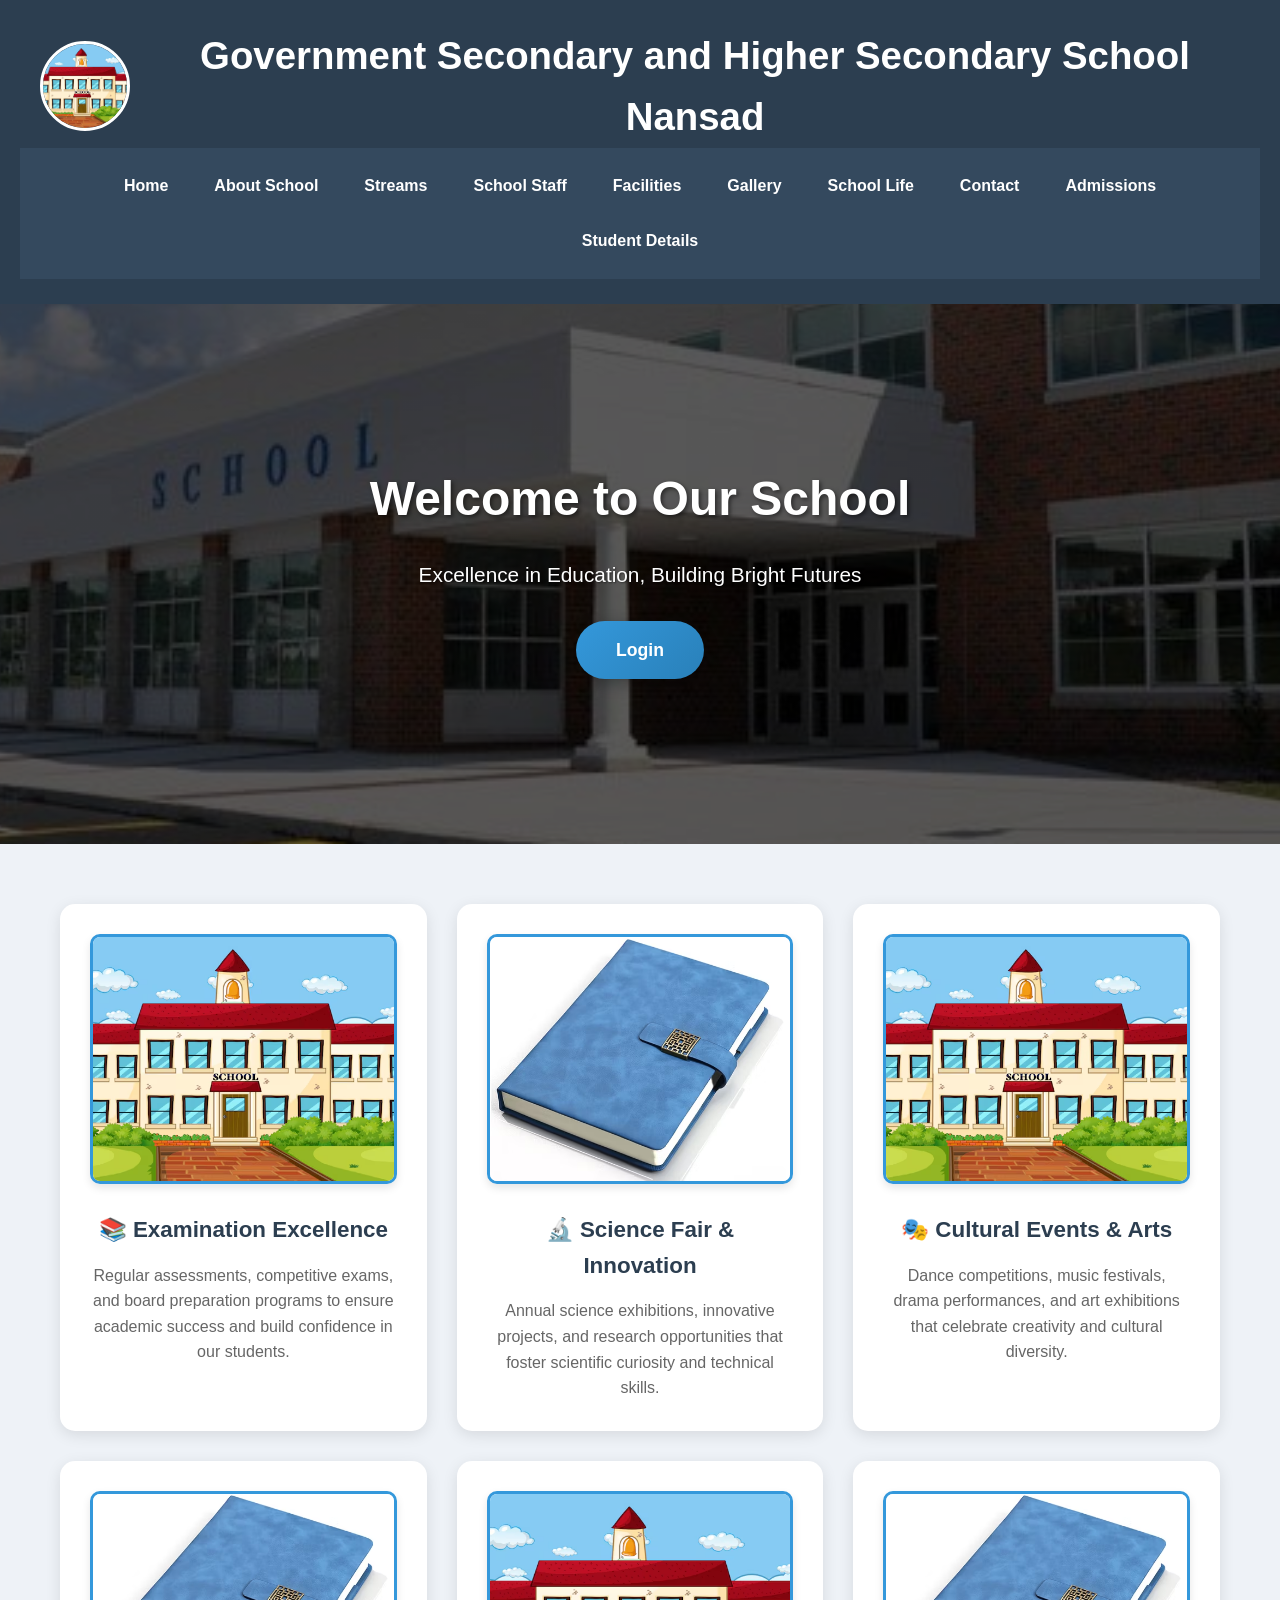
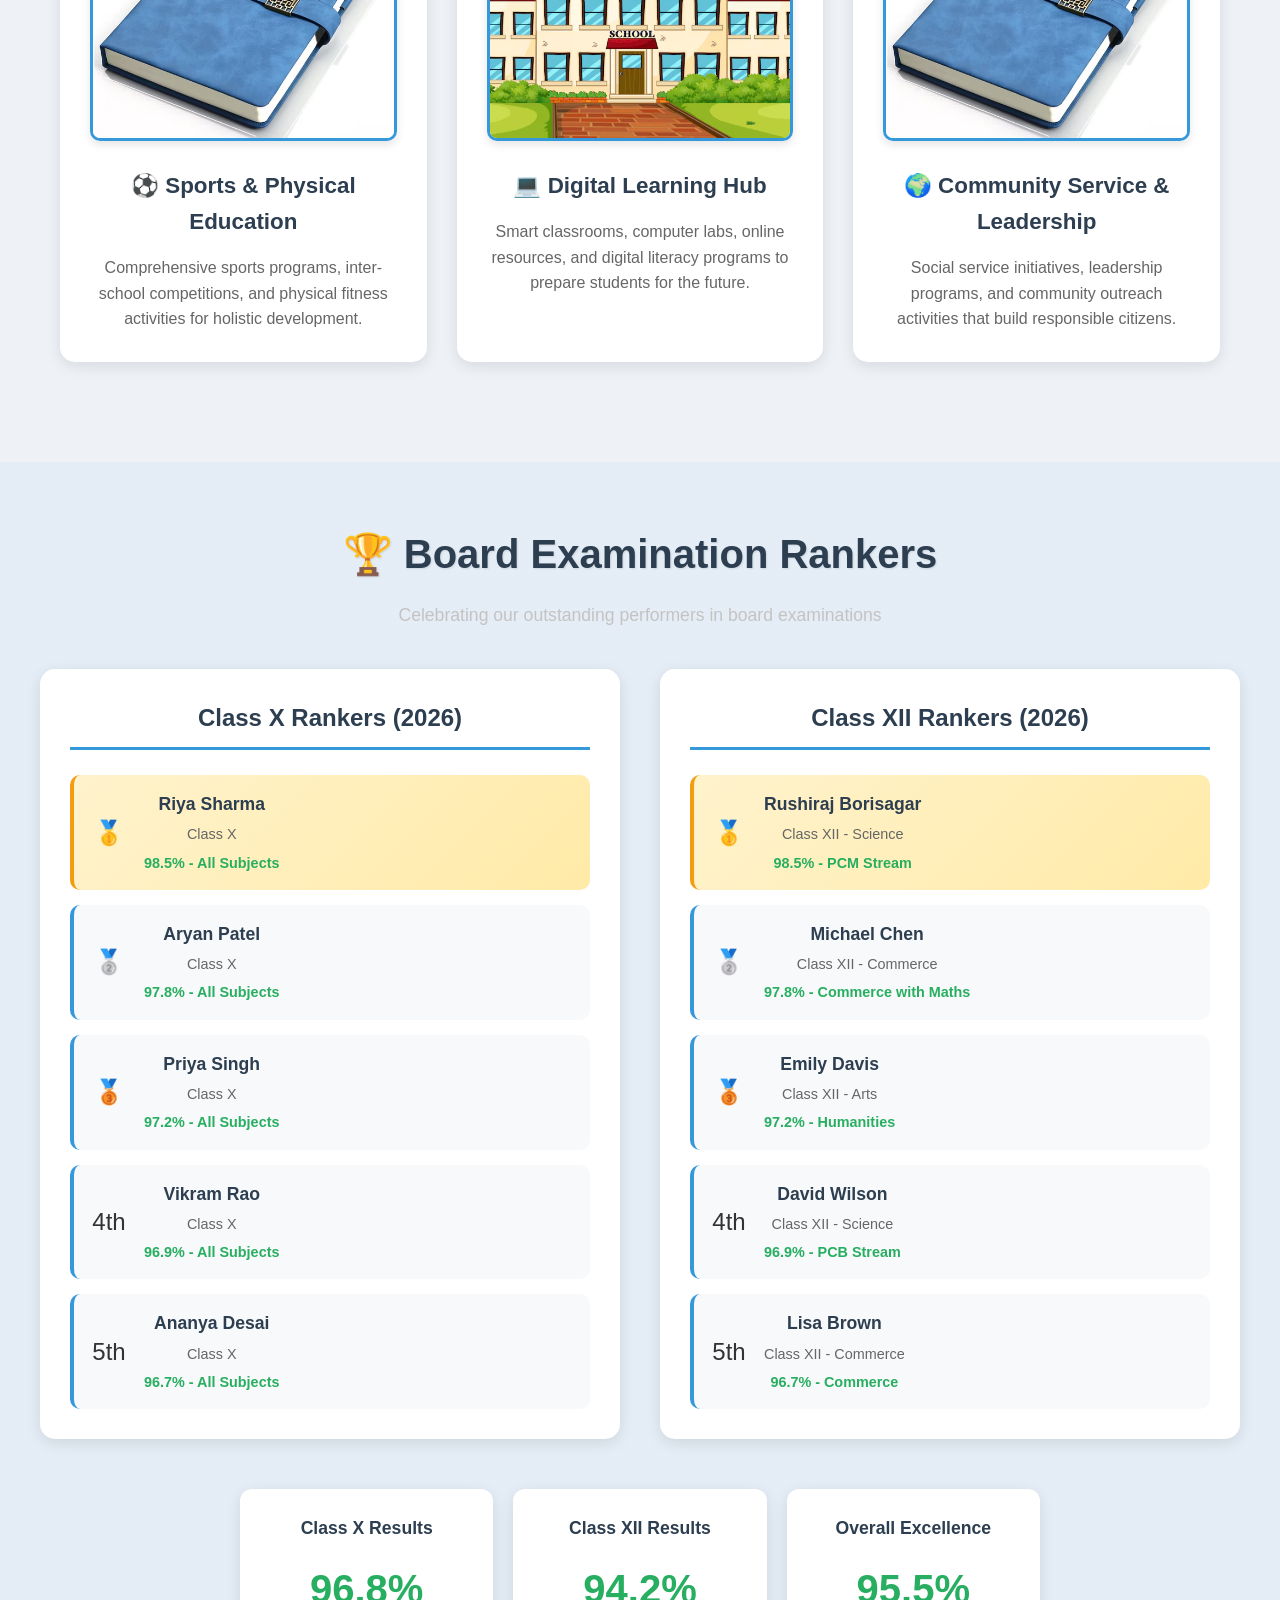
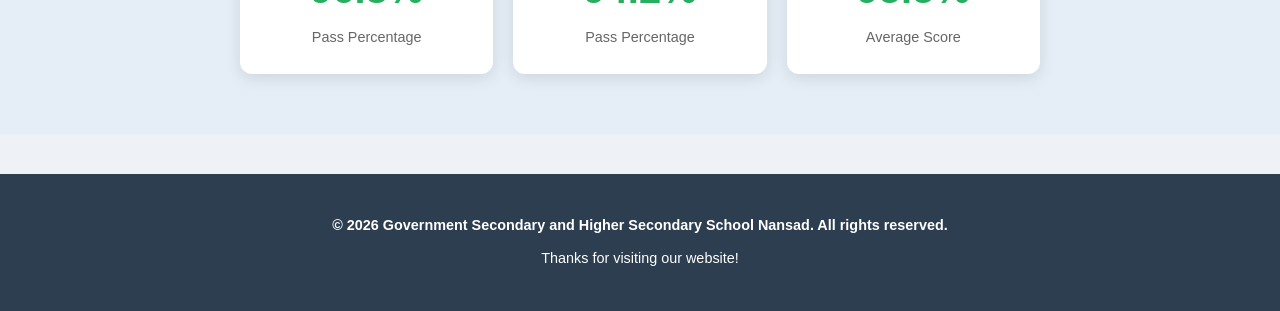
<file: index.html>
<!DOCTYPE html>
<html lang="en">
<head>
    <meta charset="UTF-8">
    <meta name="viewport" content="width=device-width, initial-scale=1.0">
    <title>Government Secondary and Higher Secondary School Nansad</title>
    <link rel="stylesheet" href="styles.css">
</head>
<body>
    <header>
        <div class="header-content">
            <img src="school.avif" alt="School Logo" class="logo">
            <h1>Government Secondary and Higher Secondary School Nansad</h1>
        </div>
        <nav>
            <ul>
                <li><a href="index.html">Home</a></li>
                <li><a href="about-school.html">About School</a></li>
                <li><a href="stream.html">Streams</a></li>
                <li> <a href="Staff.html">School Staff</a></li>
                <li><a href="facilities.html">Facilities</a></li>
                <li><a href="gallery.html">Gallery</a></li>
                <li><a href="school-life.html">School Life</a></li>
                <li><a href="contact.html">Contact</a></li>
                <li><a href="admissions.html">Admissions</a></li>
                <li><a href="student-manage.html">Student Details</a></li>
            </ul>
        </nav>
    </header>

    <main>
        <section class="hero">
            <div class="hero-content">
                <h2>Welcome to Our School</h2>
                <p>Excellence in Education, Building Bright Futures</p>
                <a href="login.html" class="cta-button">Login</a>
            </div>
        </section>

        <section class="features">
            <div class="feature">
                <img src="school.avif" alt="Examination Excellence" class="feature-image">
                <div class="feature-content">
                    <h3>📚 Examination Excellence</h3>
                    <p>Regular assessments, competitive exams, and board preparation programs to ensure academic success and build confidence in our students.</p>
                </div>
            </div>
            <div class="feature">
                <img src="notebook.avif" alt="Science Fair" class="feature-image">
                <div class="feature-content">
                    <h3>🔬 Science Fair & Innovation</h3>
                    <p>Annual science exhibitions, innovative projects, and research opportunities that foster scientific curiosity and technical skills.</p>
                </div>
            </div>
            <div class="feature">
                <img src="school.avif" alt="Cultural Events" class="feature-image">
                <div class="feature-content">
                    <h3>🎭 Cultural Events & Arts</h3>
                    <p>Dance competitions, music festivals, drama performances, and art exhibitions that celebrate creativity and cultural diversity.</p>
                </div>
            </div>
            <div class="feature">
                <img src="notebook.avif" alt="Sports Activities" class="feature-image">
                <div class="feature-content">
                    <h3>⚽ Sports & Physical Education</h3>
                    <p>Comprehensive sports programs, inter-school competitions, and physical fitness activities for holistic development.</p>
                </div>
            </div>
            <div class="feature">
                <img src="school.avif" alt="Digital Learning" class="feature-image">
                <div class="feature-content">
                    <h3>💻 Digital Learning Hub</h3>
                    <p>Smart classrooms, computer labs, online resources, and digital literacy programs to prepare students for the future.</p>
                </div>
            </div>
            <div class="feature">
                <img src="notebook.avif" alt="Community Service" class="feature-image">
                <div class="feature-content">
                    <h3>🌍 Community Service & Leadership</h3>
                    <p>Social service initiatives, leadership programs, and community outreach activities that build responsible citizens.</p>
                </div>
            </div>
        </section>

        <section class="board-rankers">
            <h2>🏆 Board Examination Rankers</h2>
            <p class="rankers-intro">Celebrating our outstanding performers in board examinations</p>

            <div class="rankers-container">
                <div class="class-rankers">
                    <h3>Class X Rankers (2026)</h3>
                    <div class="rankers-grid">
                        <div class="ranker-card top-ranker">
                            <div class="rank-badge">🥇</div>
                            <div class="ranker-info">
                                <h4>Riya Sharma</h4>
                                <p>Class X</p>
                                <span class="score">98.5% - All Subjects</span>
                            </div>
                        </div>
                        <div class="ranker-card">
                            <div class="rank-badge">🥈</div>
                            <div class="ranker-info">
                                <h4>Aryan Patel</h4>
                                <p>Class X</p>
                                <span class="score">97.8% - All Subjects</span>
                            </div>
                        </div>
                        <div class="ranker-card">
                            <div class="rank-badge">🥉</div>
                            <div class="ranker-info">
                                <h4>Priya Singh</h4>
                                <p>Class X</p>
                                <span class="score">97.2% - All Subjects</span>
                            </div>
                        </div>
                        <div class="ranker-card">
                            <div class="rank-badge">4th</div>
                            <div class="ranker-info">
                                <h4>Vikram Rao</h4>
                                <p>Class X</p>
                                <span class="score">96.9% - All Subjects</span>
                            </div>
                        </div>
                        <div class="ranker-card">
                            <div class="rank-badge">5th</div>
                            <div class="ranker-info">
                                <h4>Ananya Desai</h4>
                                <p>Class X</p>
                                <span class="score">96.7% - All Subjects</span>
                            </div>
                        </div>
                    </div>
                </div>

                <div class="class-rankers">
                    <h3>Class XII Rankers (2026)</h3>
                    <div class="rankers-grid">
                        <div class="ranker-card top-ranker">
                            <div class="rank-badge">🥇</div>
                            <div class="ranker-info">
                                <h4>Rushiraj Borisagar</h4>
                                <p>Class XII - Science</p>
                                <span class="score">98.5% - PCM Stream</span>
                            </div>
                        </div>
                        <div class="ranker-card">
                            <div class="rank-badge">🥈</div>
                            <div class="ranker-info">
                                <h4>Michael Chen</h4>
                                <p>Class XII - Commerce</p>
                                <span class="score">97.8% - Commerce with Maths</span>
                            </div>
                        </div>
                        <div class="ranker-card">
                            <div class="rank-badge">🥉</div>
                            <div class="ranker-info">
                                <h4>Emily Davis</h4>
                                <p>Class XII - Arts</p>
                                <span class="score">97.2% - Humanities</span>
                            </div>
                        </div>
                        <div class="ranker-card">
                            <div class="rank-badge">4th</div>
                            <div class="ranker-info">
                                <h4>David Wilson</h4>
                                <p>Class XII - Science</p>
                                <span class="score">96.9% - PCB Stream</span>
                            </div>
                        </div>
                        <div class="ranker-card">
                            <div class="rank-badge">5th</div>
                            <div class="ranker-info">
                                <h4>Lisa Brown</h4>
                                <p>Class XII - Commerce</p>
                                <span class="score">96.7% - Commerce</span>
                            </div>
                        </div>
                    </div>
                </div>
            </div>

            <div class="rankers-stats">
                <div class="stat-box">
                    <h4>Class X Results</h4>
                    <div class="stat-number">96.8%</div>
                    <p>Pass Percentage</p>
                </div>
                <div class="stat-box">
                    <h4>Class XII Results</h4>
                    <div class="stat-number">94.2%</div>
                    <p>Pass Percentage</p>
                </div>
                <div class="stat-box">
                    <h4>Overall Excellence</h4>
                    <div class="stat-number">95.5%</div>
                    <p>Average Score</p>
                </div>
            </div>
        </section>
    </main>

    <footer>
        <p>&copy; 2026 Government Secondary and Higher Secondary School Nansad. All rights reserved.</p>
        <p>Thanks for visiting our website!</p>
    </footer>
</body>
</html>
</file>
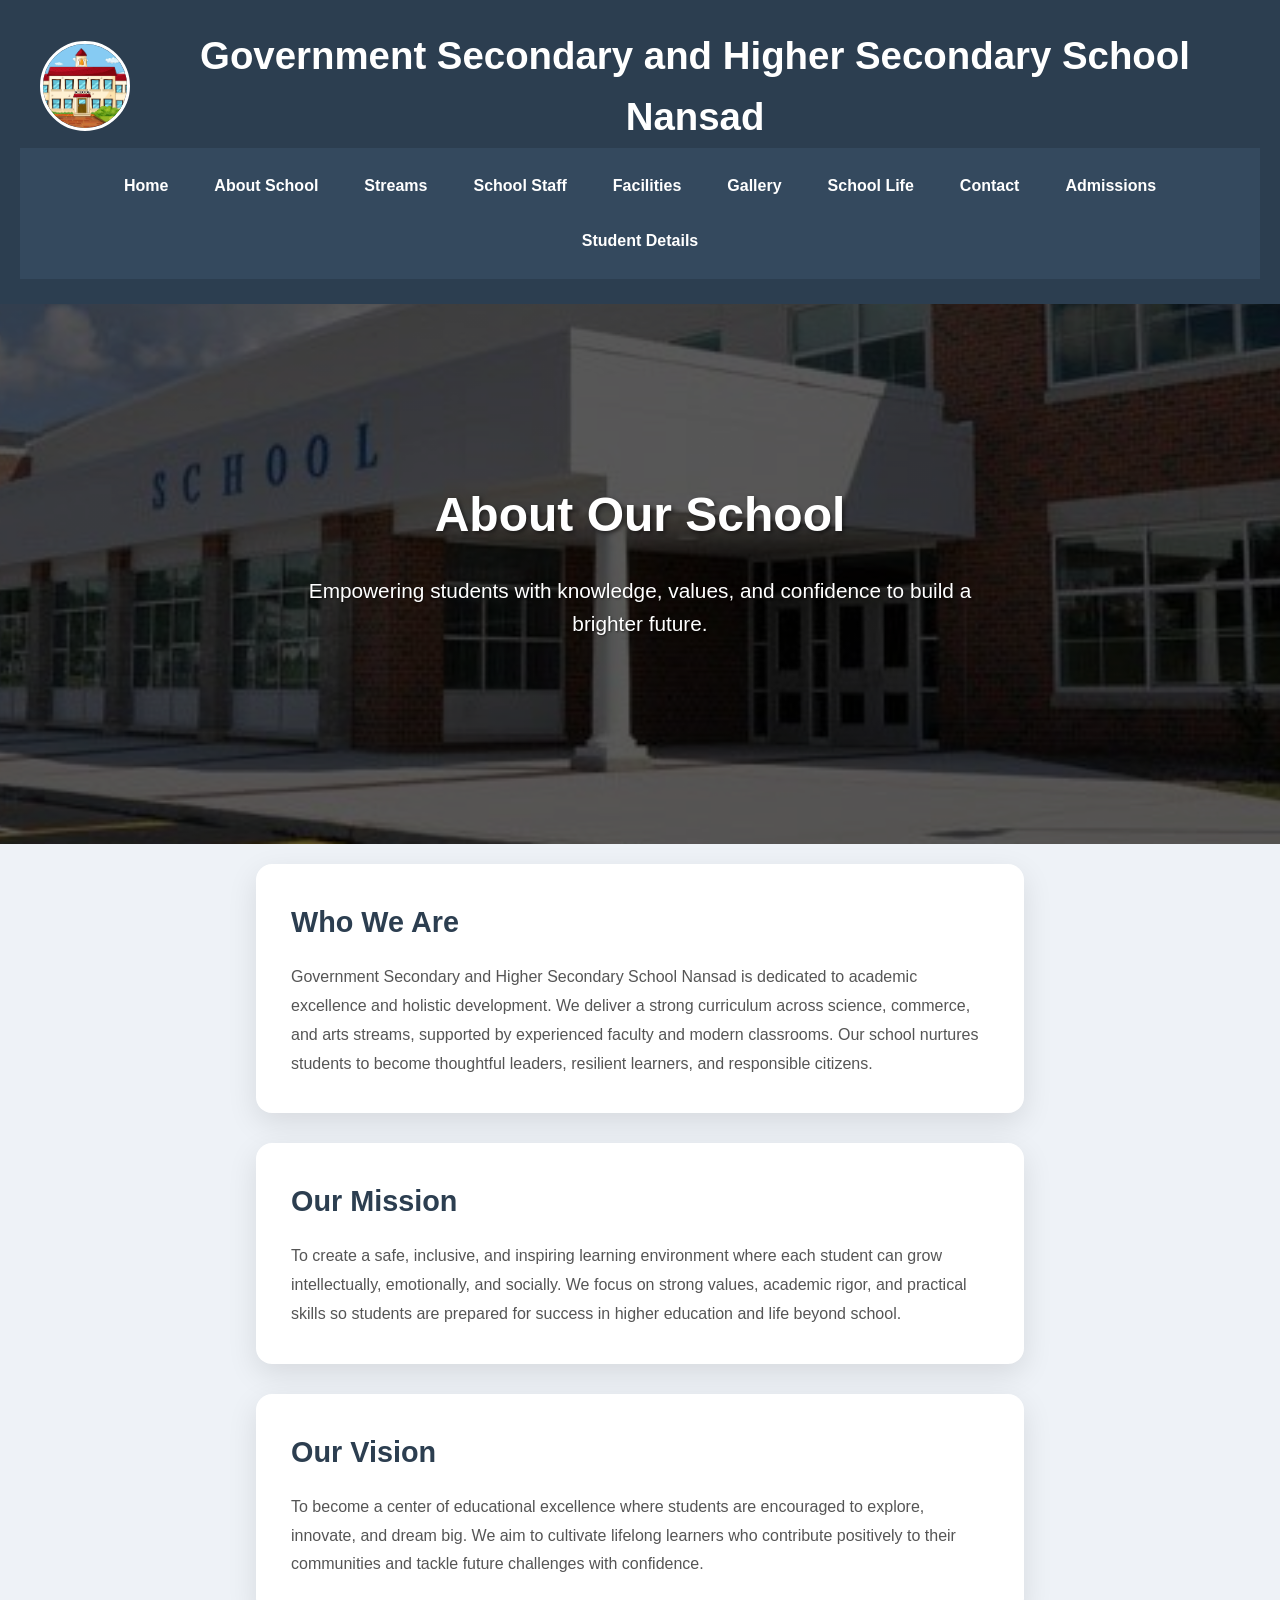
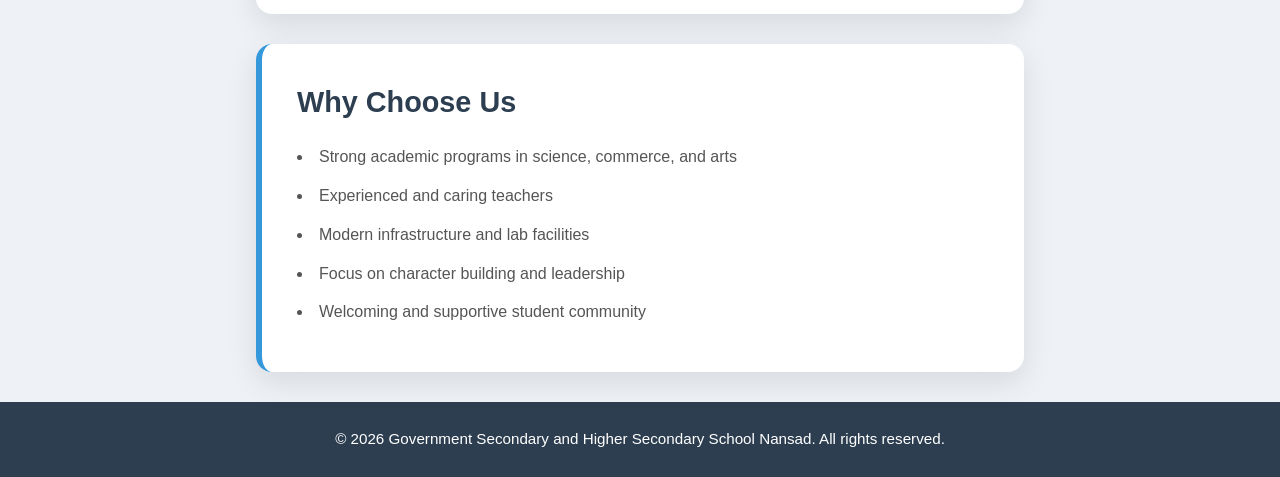
<file: about-school.html>
<!DOCTYPE html>
<html lang="en">
<head>
    <meta charset="UTF-8">
    <meta name="viewport" content="width=device-width, initial-scale=1.0">
    <title>About School | Government Secondary and Higher Secondary School Nansad</title>
    <link rel="stylesheet" href="about-school.css">
</head>
<body>
    <header>
        <div class="header-content">
            <img src="school.avif" alt="School Logo" class="logo">
            <h1>Government Secondary and Higher Secondary School Nansad</h1>
        </div>
        <nav>
            <ul>
                <li><a href="index.html">Home</a></li>
                <li><a href="about-school.html">About School</a></li>
                <li><a href="stream.html">Streams</a></li>
                <li> <a href="Staff.html">School Staff</a></li>
                <li><a href="facilities.html">Facilities</a></li>
                <li><a href="gallery.html">Gallery</a></li>
                <li><a href="school-life.html">School Life</a></li>
                <li><a href="contact.html">Contact</a></li>
                <li><a href="admissions.html">Admissions</a></li>
                <li><a href="student-manage.html">Student Details</a></li>
            </ul>
        </nav>
    </header>


    <main>
        <section class="hero">
            <div class="hero-content">
                <h2>About Our School</h2>
                <p>Empowering students with knowledge, values, and confidence to build a brighter future.</p>
            </div>
        </section>

        <section class="section-card">
            <h2>Who We Are</h2>
            <p>Government Secondary and Higher Secondary School Nansad is dedicated to academic excellence and holistic development. We deliver a strong curriculum across science, commerce, and arts streams, supported by experienced faculty and modern classrooms. Our school nurtures students to become thoughtful leaders, resilient learners, and responsible citizens.</p>
        </section>

        <section class="section-card">
            <h2>Our Mission</h2>
            <p>To create a safe, inclusive, and inspiring learning environment where each student can grow intellectually, emotionally, and socially. We focus on strong values, academic rigor, and practical skills so students are prepared for success in higher education and life beyond school.</p>
        </section>

        <section class="section-card">
            <h2>Our Vision</h2>
            <p>To become a center of educational excellence where students are encouraged to explore, innovate, and dream big. We aim to cultivate lifelong learners who contribute positively to their communities and tackle future challenges with confidence.</p>
        </section>

        <section class="section-card highlight-card">
            <h2>Why Choose Us</h2>
            <ul>
                <li>Strong academic programs in science, commerce, and arts</li>
                <li>Experienced and caring teachers</li>
                <li>Modern infrastructure and lab facilities</li>
                <li>Focus on character building and leadership</li>
                <li>Welcoming and supportive student community</li>
            </ul>
        </section>
    </main>

    <footer>
        <p>&copy; 2026 Government Secondary and Higher Secondary School Nansad. All rights reserved.</p>
    </footer>
</body>
</html>
</file>
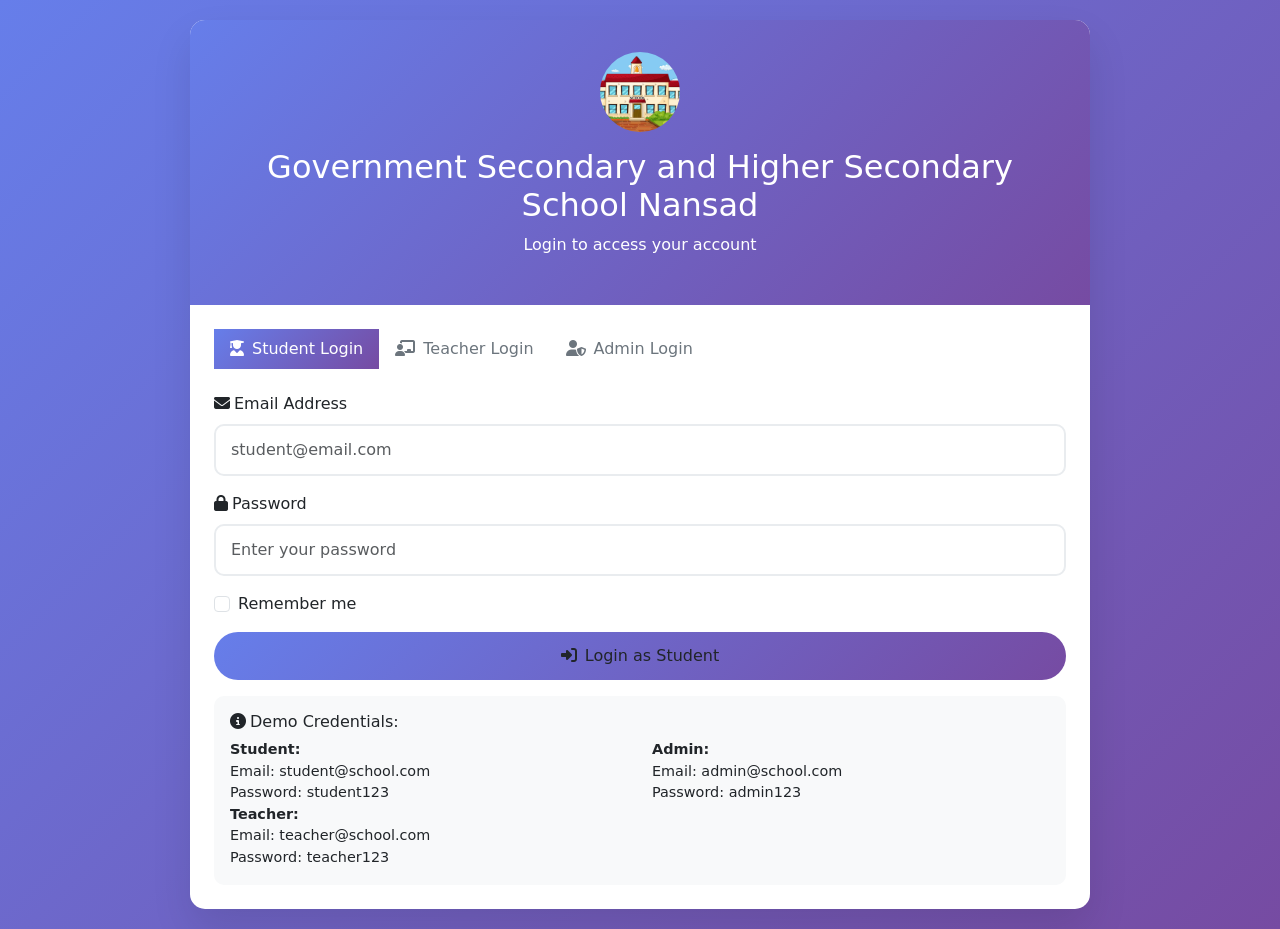
<file: admin-dashboard.html>
<!DOCTYPE html>
<html lang="en">
<head>
    <meta charset="UTF-8">
    <meta name="viewport" content="width=device-width, initial-scale=1.0">
    <title>Admin Dashboard - Government Secondary School Nansad</title>
    <link rel="stylesheet" href="styles.css">
    <link href="https://cdn.jsdelivr.net/npm/bootstrap@5.3.0/dist/css/bootstrap.min.css" rel="stylesheet">
    <link href="https://cdnjs.cloudflare.com/ajax/libs/font-awesome/6.4.0/css/all.min.css" rel="stylesheet">
    <style>
        .dashboard-header {
            background: linear-gradient(135deg, #667eea 0%, #764ba2 100%);
            color: white;
            padding: 2rem 0;
            margin-bottom: 2rem;
        }
        .admin-card {
            border: none;
            border-radius: 15px;
            box-shadow: 0 10px 30px rgba(0, 0, 0, 0.1);
            margin-bottom: 2rem;
            transition: transform 0.3s ease;
        }
        .admin-card:hover {
            transform: translateY(-5px);
        }
        .stats-card {
            background: linear-gradient(135deg, #667eea 0%, #764ba2 100%);
            color: white;
            border-radius: 15px;
            padding: 1.5rem;
            text-align: center;
            height: 100%;
        }
        .student-table {
            border-radius: 15px;
            overflow: hidden;
            box-shadow: 0 10px 30px rgba(0, 0, 0, 0.1);
        }
        .student-table thead {
            background: linear-gradient(135deg, #667eea 0%, #764ba2 100%);
            color: white;
        }
        .student-photo {
            width: 50px;
            height: 50px;
            border-radius: 50%;
            object-fit: cover;
        }
        .status-badge {
            padding: 0.3rem 0.8rem;
            border-radius: 20px;
            font-size: 0.8rem;
            font-weight: bold;
        }
        .status-active { background-color: #28a745; color: white; }
        .status-inactive { background-color: #6c757d; color: white; }
        .logout-btn {
            position: absolute;
            top: 20px;
            right: 20px;
            background: rgba(255, 255, 255, 0.2);
            border: 1px solid rgba(255, 255, 255, 0.3);
            color: white;
        }
        .logout-btn:hover {
            background: rgba(255, 255, 255, 0.3);
            color: white;
        }
        .action-btn {
            padding: 0.3rem 0.6rem;
            font-size: 0.8rem;
            margin: 0.1rem;
        }
    </style>
</head>
<body>
    <header>
        <div class="header-content">
            <img src="school.avif" alt="School Logo" class="logo">
            <h1>Government Secondary and Higher Secondary School Nansad</h1>
            <button class="btn logout-btn" onclick="logout()">
                <i class="fas fa-sign-out-alt me-1"></i>Logout
            </button>
        </div>
        <nav>
            <ul>
                <li><a href="index.html">Home</a></li>
                <li><a href="about-school.html">About School</a></li>
                <li><a href="stream.html">Streams</a></li>
                <li><a href="Staff.html">School Staff</a></li>
                <li><a href="facilities.html">Facilities</a></li>
                <li><a href="gallery.html">Gallery</a></li>
                <li><a href="school-life.html">School Life</a></li>
                <li><a href="contact.html">Contact</a></li>
                <li><a href="admissions.html">Admissions</a></li>
            </ul>
        </nav>
    </header>

    <main class="container my-5">
        <div class="dashboard-header text-center">
            <h2><i class="fas fa-user-shield me-2"></i>Admin Dashboard</h2>
            <p>Manage students and school administration</p>
        </div>

        <!-- Admin Stats -->
        <div class="row mb-4">
            <div class="col-md-3">
                <div class="stats-card">
                    <i class="fas fa-users fa-2x mb-2"></i>
                    <h3 id="totalStudents">150</h3>
                    <small>Total Students</small>
                </div>
            </div>
            <div class="col-md-3">
                <div class="stats-card">
                    <i class="fas fa-user-plus fa-2x mb-2"></i>
                    <h3 id="newAdmissions">12</h3>
                    <small>New Admissions</small>
                </div>
            </div>
            <div class="col-md-3">
                <div class="stats-card">
                    <i class="fas fa-chart-line fa-2x mb-2"></i>
                    <h3 id="avgAttendance">94%</h3>
                    <small>Avg Attendance</small>
                </div>
            </div>
            <div class="col-md-3">
                <div class="stats-card">
                    <i class="fas fa-dollar-sign fa-2x mb-2"></i>
                    <h3 id="totalRevenue">$25,000</h3>
                    <small>Monthly Revenue</small>
                </div>
            </div>
        </div>

        <!-- Quick Actions -->
        <div class="card admin-card">
            <div class="card-header">
                <h5 class="mb-0"><i class="fas fa-bolt me-2"></i>Quick Actions</h5>
            </div>
            <div class="card-body">
                <div class="row g-3">
                    <div class="col-md-3">
                        <button class="btn btn-outline-primary w-100" onclick="addStudent()">
                            <i class="fas fa-user-plus me-2"></i>Add Student
                        </button>
                    </div>
                    <div class="col-md-3">
                        <button class="btn btn-outline-success w-100" onclick="viewAttendance()">
                            <i class="fas fa-calendar-check me-2"></i>Mark Attendance
                        </button>
                    </div>
                    <div class="col-md-3">
                        <button class="btn btn-outline-info w-100" onclick="enterResults()">
                            <i class="fas fa-chart-bar me-2"></i>Enter Results
                        </button>
                    </div>
                    <div class="col-md-3">
                        <button class="btn btn-outline-warning w-100" onclick="sendNotice()">
                            <i class="fas fa-bullhorn me-2"></i>Send Notice
                        </button>
                    </div>
                </div>
            </div>
        </div>

        <!-- Students Management -->
        <div class="card admin-card">
            <div class="card-header d-flex justify-content-between align-items-center">
                <h5 class="mb-0"><i class="fas fa-users me-2"></i>All Students</h5>
                <div>
                    <input type="text" id="searchInput" class="form-control d-inline-block w-auto" placeholder="Search students...">
                    <select id="classFilter" class="form-select d-inline-block w-auto ms-2">
                        <option value="">All Classes</option>
                        <option value="IX">Class IX</option>
                        <option value="X">Class X</option>
                        <option value="XI">Class XI</option>
                        <option value="XII">Class XII</option>
                    </select>
                </div>
            </div>
            <div class="card-body">
                <div class="table-responsive">
                    <table class="table table-striped student-table" id="studentsTable">
                        <thead>
                            <tr>
                                <th>Photo</th>
                                <th>Name</th>
                                <th>Roll No</th>
                                <th>Class</th>
                                <th>Section</th>
                                <th>Email</th>
                                <th>Phone</th>
                                <th>Attendance</th>
                                <th>Status</th>
                                <th>Actions</th>
                            </tr>
                        </thead>
                        <tbody id="studentsTableBody">
                            <!-- Students will be loaded here -->
                        </tbody>
                    </table>
                </div>
            </div>
        </div>

        <!-- Recent Activities -->
        <div class="card admin-card">
            <div class="card-header">
                <h5 class="mb-0"><i class="fas fa-history me-2"></i>Recent Activities</h5>
            </div>
            <div class="card-body">
                <div class="list-group list-group-flush">
                    <div class="list-group-item">
                        <div class="d-flex justify-content-between">
                            <div>
                                <strong>New student admission</strong>
                                <br><small class="text-muted">Riya Sharma admitted to Class X-A</small>
                            </div>
                            <small class="text-muted">2 hours ago</small>
                        </div>
                    </div>
                    <div class="list-group-item">
                        <div class="d-flex justify-content-between">
                            <div>
                                <strong>Attendance marked</strong>
                                <br><small class="text-muted">Class X-A attendance updated for today</small>
                            </div>
                            <small class="text-muted">4 hours ago</small>
                        </div>
                    </div>
                    <div class="list-group-item">
                        <div class="d-flex justify-content-between">
                            <div>
                                <strong>Results published</strong>
                                <br><small class="text-muted">Mid-term exam results for Class X published</small>
                            </div>
                            <small class="text-muted">1 day ago</small>
                        </div>
                    </div>
                    <div class="list-group-item">
                        <div class="d-flex justify-content-between">
                            <div>
                                <strong>Fee payment received</strong>
                                <br><small class="text-muted">$500 received from Amit Kumar</small>
                            </div>
                            <small class="text-muted">2 days ago</small>
                        </div>
                    </div>
                </div>
            </div>
        </div>
    </main>

    <!-- Add Student Modal -->
    <div class="modal fade" id="addStudentModal" tabindex="-1">
        <div class="modal-dialog modal-lg">
            <div class="modal-content">
                <div class="modal-header">
                    <h5 class="modal-title">Add New Student</h5>
                    <button type="button" class="btn-close" data-bs-dismiss="modal"></button>
                </div>
                <div class="modal-body">
                    <form id="addStudentForm">
                        <div class="row">
                            <div class="col-md-6 mb-3">
                                <label class="form-label">First Name</label>
                                <input type="text" class="form-control" id="firstName" required>
                            </div>
                            <div class="col-md-6 mb-3">
                                <label class="form-label">Last Name</label>
                                <input type="text" class="form-control" id="lastName" required>
                            </div>
                        </div>
                        <div class="row">
                            <div class="col-md-6 mb-3">
                                <label class="form-label">Email</label>
                                <input type="email" class="form-control" id="studentEmail" required>
                            </div>
                            <div class="col-md-6 mb-3">
                                <label class="form-label">Phone</label>
                                <input type="tel" class="form-control" id="studentPhone" required>
                            </div>
                        </div>
                        <div class="row">
                            <div class="col-md-4 mb-3">
                                <label class="form-label">Class</label>
                                <select class="form-select" id="studentClass" required>
                                    <option value="IX">IX</option>
                                    <option value="X">X</option>
                                    <option value="XI">XI</option>
                                    <option value="XII">XII</option>
                                </select>
                            </div>
                            <div class="col-md-4 mb-3">
                                <label class="form-label">Section</label>
                                <select class="form-select" id="studentSection" required>
                                    <option value="A">A</option>
                                    <option value="B">B</option>
                                    <option value="C">C</option>
                                </select>
                            </div>
                            <div class="col-md-4 mb-3">
                                <label class="form-label">Roll Number</label>
                                <input type="text" class="form-control" id="rollNumber" required>
                            </div>
                        </div>
                    </form>
                </div>
                <div class="modal-footer">
                    <button type="button" class="btn btn-secondary" data-bs-dismiss="modal">Cancel</button>
                    <button type="button" class="btn btn-primary" onclick="saveStudent()">Save Student</button>
                </div>
            </div>
        </div>
    </div>

    <script src="https://cdn.jsdelivr.net/npm/bootstrap@5.3.0/dist/js/bootstrap.bundle.min.js"></script>
    <script>
        // Sample student data
        let students = [
            {
                id: 1,
                name: 'Riya Sharma',
                rollNo: '001',
                class: 'X',
                section: 'A',
                email: 'riya@school.com',
                phone: '+91 9876543210',
                attendance: '95%',
                status: 'active',
                photo: 'notebook.avif'
            },
            {
                id: 2,
                name: 'Amit Kumar',
                rollNo: '002',
                class: 'X',
                section: 'A',
                email: 'amit@school.com',
                phone: '+91 9876543211',
                attendance: '92%',
                status: 'active',
                photo: 'school.avif'
            },
            {
                id: 3,
                name: 'Priya Singh',
                rollNo: '003',
                class: 'IX',
                section: 'B',
                email: 'priya@school.com',
                phone: '+91 9876543212',
                attendance: '98%',
                status: 'active',
                photo: 'notebook.avif'
            },
            {
                id: 4,
                name: 'Rahul Verma',
                rollNo: '004',
                class: 'XI',
                section: 'A',
                email: 'rahul@school.com',
                phone: '+91 9876543213',
                attendance: '89%',
                status: 'active',
                photo: 'school.avif'
            },
            {
                id: 5,
                name: 'Sneha Patel',
                rollNo: '005',
                class: 'XII',
                section: 'C',
                email: 'sneha@school.com',
                phone: '+91 9876543214',
                attendance: '96%',
                status: 'active',
                photo: 'notebook.avif'
            }
        ];

        // Check if admin is logged in
        document.addEventListener('DOMContentLoaded', function() {
            const userType = localStorage.getItem('userType');

            if (!userType || userType !== 'admin') {
                window.location.href = 'login.html';
                return;
            }

            loadStudents();
            updateStats();
        });

        // Load students into table
        function loadStudents() {
            const tbody = document.getElementById('studentsTableBody');
            tbody.innerHTML = '';

            students.forEach(student => {
                const row = document.createElement('tr');
                row.innerHTML = `
                    <td><img src="${student.photo}" alt="Photo" class="student-photo"></td>
                    <td>${student.name}</td>
                    <td>${student.rollNo}</td>
                    <td>Class ${student.class}</td>
                    <td>${student.section}</td>
                    <td>${student.email}</td>
                    <td>${student.phone}</td>
                    <td>${student.attendance}</td>
                    <td><span class="status-badge status-${student.status}">${student.status}</span></td>
                    <td>
                        <button class="btn btn-sm btn-outline-primary action-btn" onclick="viewStudent(${student.id})">
                            <i class="fas fa-eye"></i>
                        </button>
                        <button class="btn btn-sm btn-outline-warning action-btn" onclick="editStudent(${student.id})">
                            <i class="fas fa-edit"></i>
                        </button>
                        <button class="btn btn-sm btn-outline-danger action-btn" onclick="deleteStudent(${student.id})">
                            <i class="fas fa-trash"></i>
                        </button>
                    </td>
                `;
                tbody.appendChild(row);
            });
        }

        // Update dashboard stats
        function updateStats() {
            document.getElementById('totalStudents').textContent = students.length;
            document.getElementById('newAdmissions').textContent = '12'; // Mock data
            document.getElementById('avgAttendance').textContent = '94%'; // Mock data
            document.getElementById('totalRevenue').textContent = '$25,000'; // Mock data
        }

        // Search and filter functionality
        document.getElementById('searchInput').addEventListener('input', filterStudents);
        document.getElementById('classFilter').addEventListener('change', filterStudents);

        function filterStudents() {
            const searchTerm = document.getElementById('searchInput').value.toLowerCase();
            const classFilter = document.getElementById('classFilter').value;

            const filteredStudents = students.filter(student => {
                const matchesSearch = student.name.toLowerCase().includes(searchTerm) ||
                                    student.email.toLowerCase().includes(searchTerm) ||
                                    student.rollNo.includes(searchTerm);
                const matchesClass = !classFilter || student.class === classFilter;
                return matchesSearch && matchesClass;
            });

            displayFilteredStudents(filteredStudents);
        }

        function displayFilteredStudents(filteredStudents) {
            const tbody = document.getElementById('studentsTableBody');
            tbody.innerHTML = '';

            filteredStudents.forEach(student => {
                const row = document.createElement('tr');
                row.innerHTML = `
                    <td><img src="${student.photo}" alt="Photo" class="student-photo"></td>
                    <td>${student.name}</td>
                    <td>${student.rollNo}</td>
                    <td>Class ${student.class}</td>
                    <td>${student.section}</td>
                    <td>${student.email}</td>
                    <td>${student.phone}</td>
                    <td>${student.attendance}</td>
                    <td><span class="status-badge status-${student.status}">${student.status}</span></td>
                    <td>
                        <button class="btn btn-sm btn-outline-primary action-btn" onclick="viewStudent(${student.id})">
                            <i class="fas fa-eye"></i>
                        </button>
                        <button class="btn btn-sm btn-outline-warning action-btn" onclick="editStudent(${student.id})">
                            <i class="fas fa-edit"></i>
                        </button>
                        <button class="btn btn-sm btn-outline-danger action-btn" onclick="deleteStudent(${student.id})">
                            <i class="fas fa-trash"></i>
                        </button>
                    </td>
                `;
                tbody.appendChild(row);
            });
        }

        // Action functions
        function addStudent() {
            const modal = new bootstrap.Modal(document.getElementById('addStudentModal'));
            modal.show();
        }

        function saveStudent() {
            const firstName = document.getElementById('firstName').value;
            const lastName = document.getElementById('lastName').value;
            const email = document.getElementById('studentEmail').value;
            const phone = document.getElementById('studentPhone').value;
            const studentClass = document.getElementById('studentClass').value;
            const section = document.getElementById('studentSection').value;
            const rollNo = document.getElementById('rollNumber').value;

            if (firstName && lastName && email && phone && studentClass && section && rollNo) {
                const newStudent = {
                    id: students.length + 1,
                    name: `${firstName} ${lastName}`,
                    rollNo: rollNo,
                    class: studentClass,
                    section: section,
                    email: email,
                    phone: phone,
                    attendance: '100%',
                    status: 'active',
                    photo: 'notebook.avif'
                };

                students.push(newStudent);
                loadStudents();
                updateStats();

                // Close modal
                const modal = bootstrap.Modal.getInstance(document.getElementById('addStudentModal'));
                modal.hide();

                // Clear form
                document.getElementById('addStudentForm').reset();

                alert('Student added successfully!');
            } else {
                alert('Please fill all fields!');
            }
        }

        function viewStudent(id) {
            const student = students.find(s => s.id === id);
            if (student) {
                alert(`Viewing details for ${student.name}\nClass: ${student.class}-${student.section}\nRoll No: ${student.rollNo}\nEmail: ${student.email}\nPhone: ${student.phone}\nAttendance: ${student.attendance}`);
            }
        }

        function editStudent(id) {
            const student = students.find(s => s.id === id);
            if (student) {
                alert(`Edit functionality for ${student.name} coming soon!`);
            }
        }

        function deleteStudent(id) {
            const student = students.find(s => s.id === id);
            if (student && confirm(`Are you sure you want to delete ${student.name}?`)) {
                students = students.filter(s => s.id !== id);
                loadStudents();
                updateStats();
                alert('Student deleted successfully!');
            }
        }

        function viewAttendance() {
            alert('Attendance marking feature coming soon!');
        }

        function enterResults() {
            alert('Results entry feature coming soon!');
        }

        function sendNotice() {
            alert('Send notice feature coming soon!');
        }

        // Logout function
        function logout() {
            localStorage.removeItem('userType');
            localStorage.removeItem('userEmail');
            window.location.href = 'login.html';
        }
    </script>
</body>
</html>
</file>
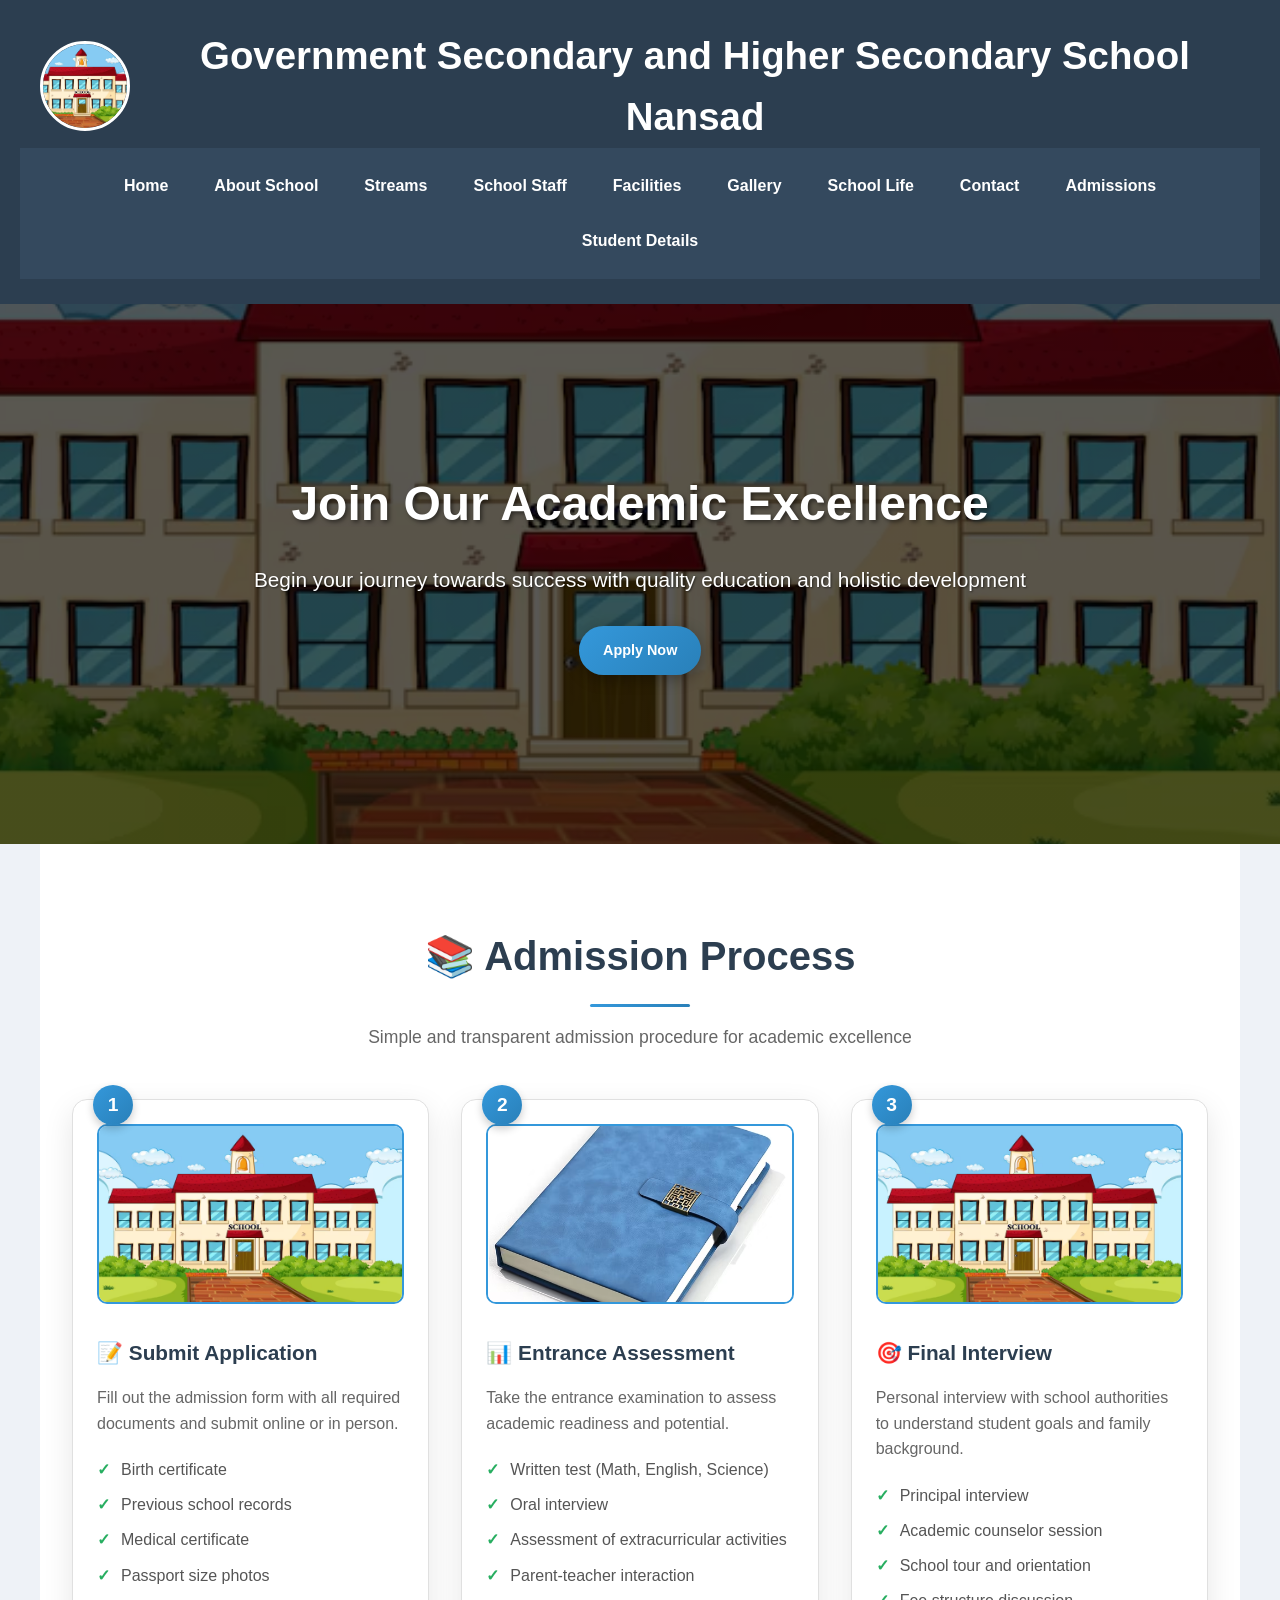
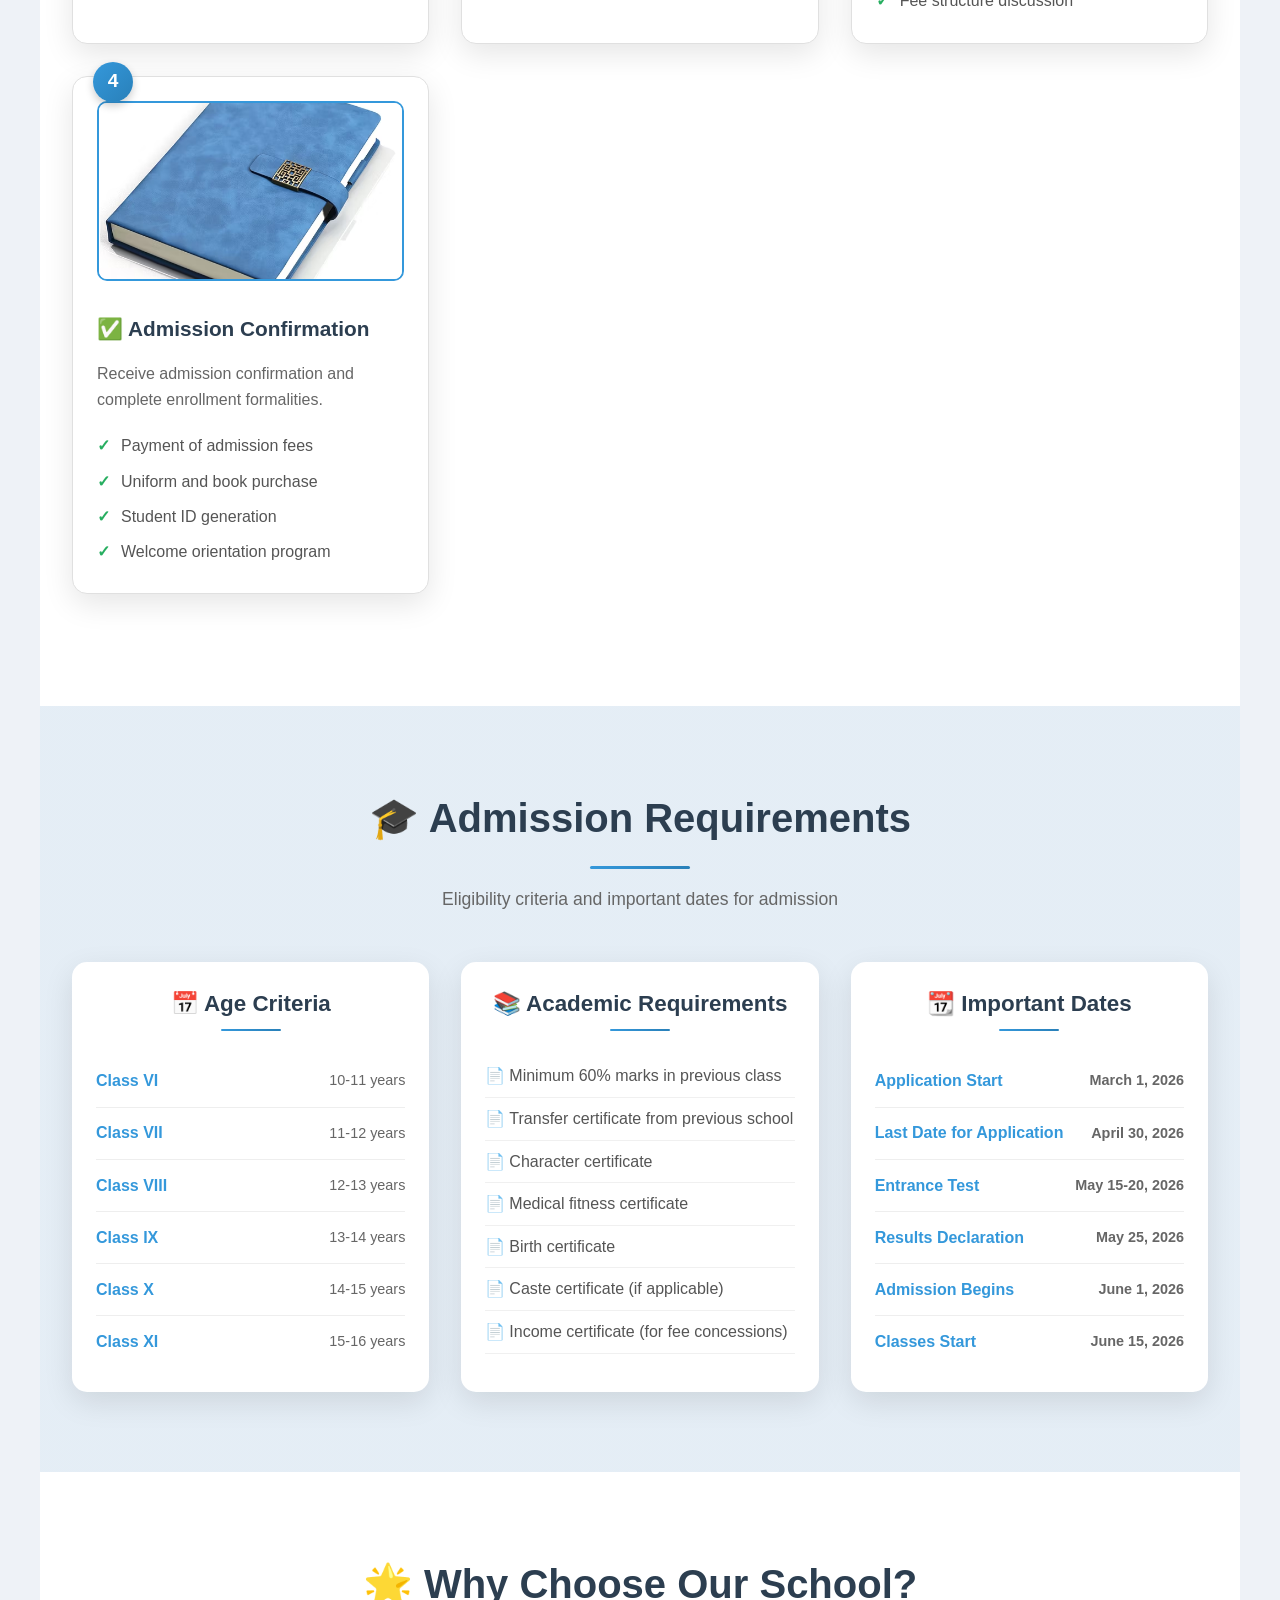
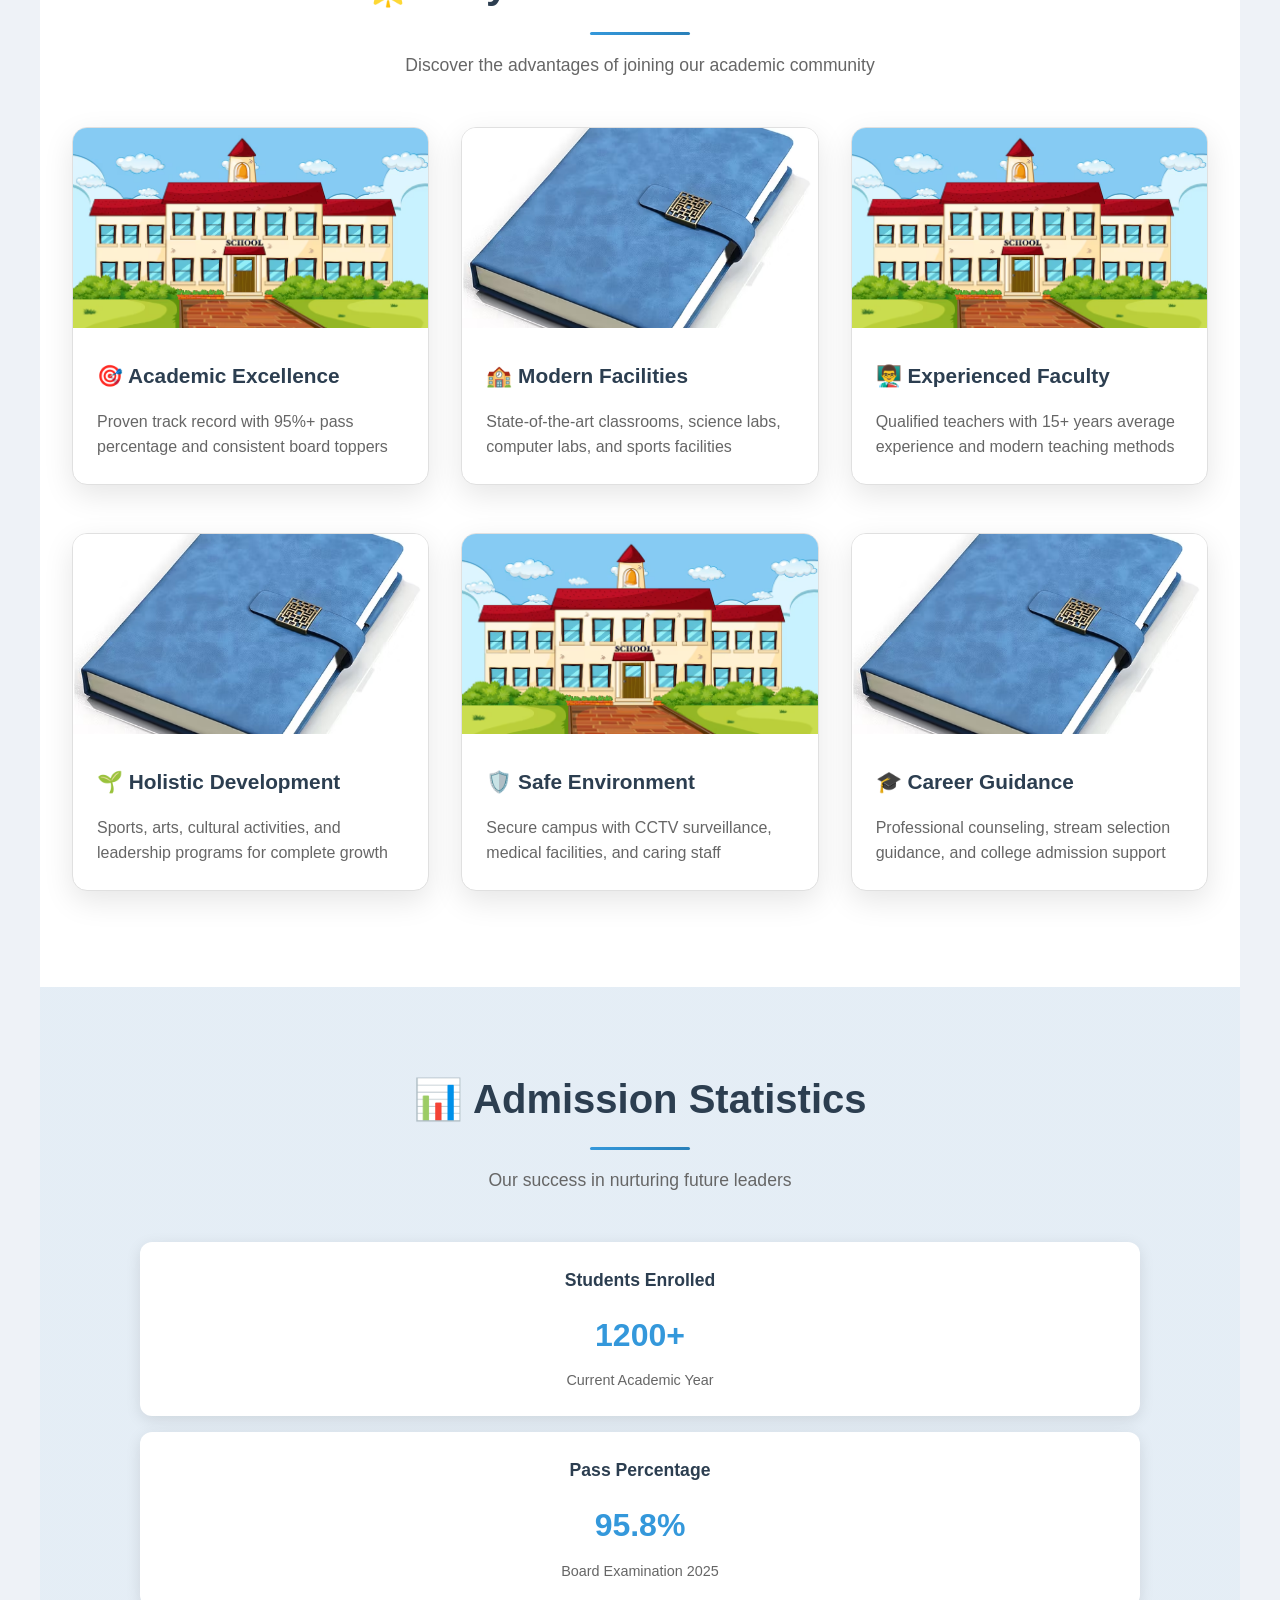
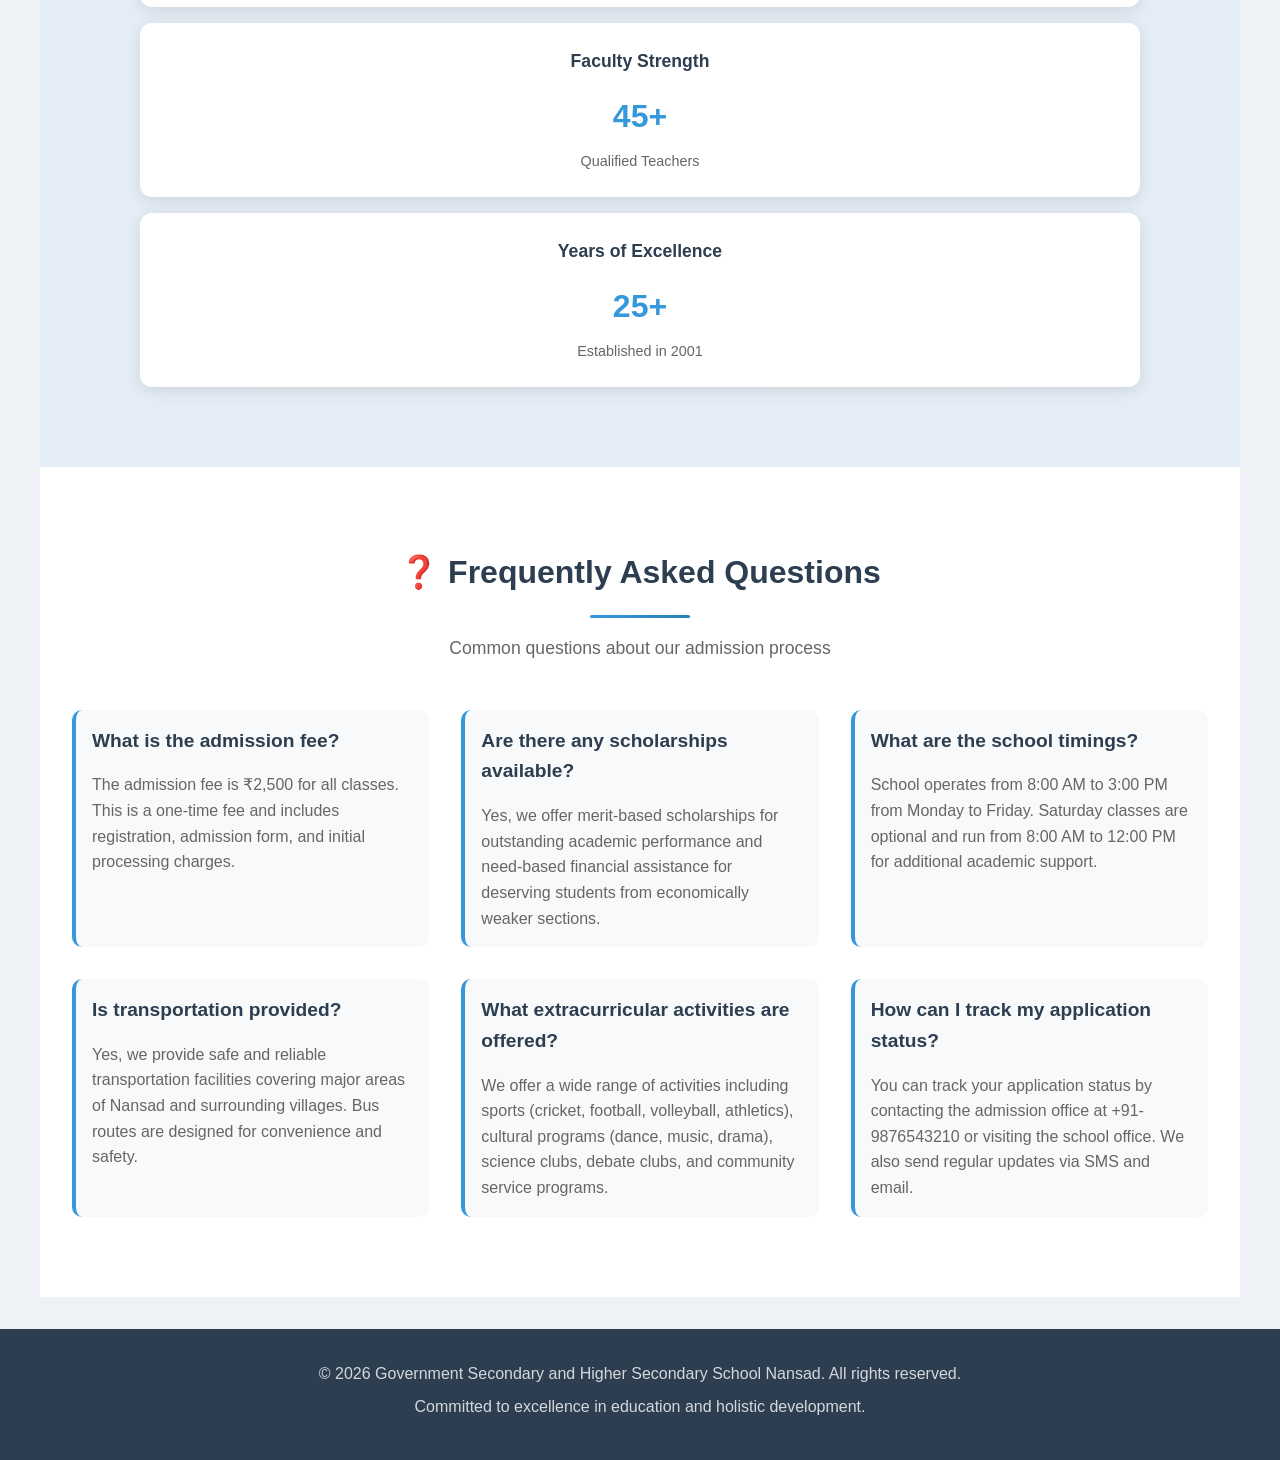
<file: admissions.html>
<!DOCTYPE html>
<html lang="en">
<head>
    <meta charset="UTF-8">
    <meta name="viewport" content="width=device-width, initial-scale=1.0">
    <title>Admissions - Government Secondary and Higher Secondary School Nansad</title>
    <link rel="stylesheet" href="admissions.css">
</head>
<body>
    <header>
        <div class="header-content">
            <img src="school.avif" alt="School Logo" class="logo">
            <h1>Government Secondary and Higher Secondary School Nansad</h1>
        </div>
        <nav>
            <ul>
                <li><a href="index.html">Home</a></li>
                <li><a href="about-school.html">About School</a></li>
                <li><a href="stream.html">Streams</a></li>
                <li> <a href="Staff.html">School Staff</a></li>
                <li><a href="facilities.html">Facilities</a></li>
                <li><a href="gallery.html">Gallery</a></li>
                <li><a href="school-life.html">School Life</a></li>
                <li><a href="contact.html">Contact</a></li>
                <li><a href="admissions.html">Admissions</a></li>
                <li><a href="student-manage.html">Student Details</a></li>
            </ul>
        </nav>
    </header>

    <main>
        <section class="hero">
            <div class="hero-content">
                <h2>Join Our Academic Excellence</h2>
                <p>Begin your journey towards success with quality education and holistic development</p>
                <a href="#admission-process" class="cta-button">Apply Now</a>
            </div>
        </section>

        <section id="admission-process" class="admission-process">
            <h2>📚 Admission Process</h2>
            <p class="process-intro">Simple and transparent admission procedure for academic excellence</p>

            <div class="process-steps">
                <div class="step-card">
                    <div class="step-number">1</div>
                    <img src="school.avif" alt="Application" class="step-image">
                    <div class="step-content">
                        <h3>📝 Submit Application</h3>
                        <p>Fill out the admission form with all required documents and submit online or in person.</p>
                        <ul>
                            <li>Birth certificate</li>
                            <li>Previous school records</li>
                            <li>Medical certificate</li>
                            <li>Passport size photos</li>
                        </ul>
                    </div>
                </div>

                <div class="step-card">
                    <div class="step-number">2</div>
                    <img src="notebook.avif" alt="Entrance Test" class="step-image">
                    <div class="step-content">
                        <h3>📊 Entrance Assessment</h3>
                        <p>Take the entrance examination to assess academic readiness and potential.</p>
                        <ul>
                            <li>Written test (Math, English, Science)</li>
                            <li>Oral interview</li>
                            <li>Assessment of extracurricular activities</li>
                            <li>Parent-teacher interaction</li>
                        </ul>
                    </div>
                </div>

                <div class="step-card">
                    <div class="step-number">3</div>
                    <img src="school.avif" alt="Interview" class="step-image">
                    <div class="step-content">
                        <h3>🎯 Final Interview</h3>
                        <p>Personal interview with school authorities to understand student goals and family background.</p>
                        <ul>
                            <li>Principal interview</li>
                            <li>Academic counselor session</li>
                            <li>School tour and orientation</li>
                            <li>Fee structure discussion</li>
                        </ul>
                    </div>
                </div>

                <div class="step-card">
                    <div class="step-number">4</div>
                    <img src="notebook.avif" alt="Confirmation" class="step-image">
                    <div class="step-content">
                        <h3>✅ Admission Confirmation</h3>
                        <p>Receive admission confirmation and complete enrollment formalities.</p>
                        <ul>
                            <li>Payment of admission fees</li>
                            <li>Uniform and book purchase</li>
                            <li>Student ID generation</li>
                            <li>Welcome orientation program</li>
                        </ul>
                    </div>
                </div>
            </div>
        </section>

        <section class="admission-requirements">
            <h2>🎓 Admission Requirements</h2>
            <p class="requirements-intro">Eligibility criteria and important dates for admission</p>

            <div class="requirements-grid">
                <div class="requirement-card">
                    <h3>📅 Age Criteria</h3>
                    <div class="requirement-details">
                        <div class="age-group">
                            <h4>Class VI</h4>
                            <p>10-11 years</p>
                        </div>
                        <div class="age-group">
                            <h4>Class VII</h4>
                            <p>11-12 years</p>
                        </div>
                        <div class="age-group">
                            <h4>Class VIII</h4>
                            <p>12-13 years</p>
                        </div>
                        <div class="age-group">
                            <h4>Class IX</h4>
                            <p>13-14 years</p>
                        </div>
                        <div class="age-group">
                            <h4>Class X</h4>
                            <p>14-15 years</p>
                        </div>
                        <div class="age-group">
                            <h4>Class XI</h4>
                            <p>15-16 years</p>
                        </div>
                    </div>
                </div>

                <div class="requirement-card">
                    <h3>📚 Academic Requirements</h3>
                    <div class="requirement-details">
                        <ul>
                            <li>Minimum 60% marks in previous class</li>
                            <li>Transfer certificate from previous school</li>
                            <li>Character certificate</li>
                            <li>Medical fitness certificate</li>
                            <li>Birth certificate</li>
                            <li>Caste certificate (if applicable)</li>
                            <li>Income certificate (for fee concessions)</li>
                        </ul>
                    </div>
                </div>

                <div class="requirement-card">
                    <h3>📆 Important Dates</h3>
                    <div class="requirement-details">
                        <div class="date-item">
                            <h4>Application Start</h4>
                            <p>March 1, 2026</p>
                        </div>
                        <div class="date-item">
                            <h4>Last Date for Application</h4>
                            <p>April 30, 2026</p>
                        </div>
                        <div class="date-item">
                            <h4>Entrance Test</h4>
                            <p>May 15-20, 2026</p>
                        </div>
                        <div class="date-item">
                            <h4>Results Declaration</h4>
                            <p>May 25, 2026</p>
                        </div>
                        <div class="date-item">
                            <h4>Admission Begins</h4>
                            <p>June 1, 2026</p>
                        </div>
                        <div class="date-item">
                            <h4>Classes Start</h4>
                            <p>June 15, 2026</p>
                        </div>
                    </div>
                </div>
            </div>
        </section>

        <section class="admission-benefits">
            <h2>🌟 Why Choose Our School?</h2>
            <p class="benefits-intro">Discover the advantages of joining our academic community</p>

            <div class="benefits-grid">
                <div class="benefit-card">
                    <img src="school.avif" alt="Academic Excellence" class="benefit-image">
                    <div class="benefit-content">
                        <h3>🎯 Academic Excellence</h3>
                        <p>Proven track record with 95%+ pass percentage and consistent board toppers</p>
                    </div>
                </div>

                <div class="benefit-card">
                    <img src="notebook.avif" alt="Modern Facilities" class="benefit-image">
                    <div class="benefit-content">
                        <h3>🏫 Modern Facilities</h3>
                        <p>State-of-the-art classrooms, science labs, computer labs, and sports facilities</p>
                    </div>
                </div>

                <div class="benefit-card">
                    <img src="school.avif" alt="Experienced Faculty" class="benefit-image">
                    <div class="benefit-content">
                        <h3>👨‍🏫 Experienced Faculty</h3>
                        <p>Qualified teachers with 15+ years average experience and modern teaching methods</p>
                    </div>
                </div>

                <div class="benefit-card">
                    <img src="notebook.avif" alt="Holistic Development" class="benefit-image">
                    <div class="benefit-content">
                        <h3>🌱 Holistic Development</h3>
                        <p>Sports, arts, cultural activities, and leadership programs for complete growth</p>
                    </div>
                </div>

                <div class="benefit-card">
                    <img src="school.avif" alt="Safe Environment" class="benefit-image">
                    <div class="benefit-content">
                        <h3>🛡️ Safe Environment</h3>
                        <p>Secure campus with CCTV surveillance, medical facilities, and caring staff</p>
                    </div>
                </div>

                <div class="benefit-card">
                    <img src="notebook.avif" alt="Career Guidance" class="benefit-image">
                    <div class="benefit-content">
                        <h3>🎓 Career Guidance</h3>
                        <p>Professional counseling, stream selection guidance, and college admission support</p>
                    </div>
                </div>
            </div>
        </section>

        <section class="admission-stats">
            <h2>📊 Admission Statistics</h2>
            <p class="stats-intro">Our success in nurturing future leaders</p>

            <div class="stats-container">
                <div class="stat-card">
                    <h4>Students Enrolled</h4>
                    <div class="stat-number">1200+</div>
                    <p>Current Academic Year</p>
                </div>
                <div class="stat-card">
                    <h4>Pass Percentage</h4>
                    <div class="stat-number">95.8%</div>
                    <p>Board Examination 2025</p>
                </div>
                <div class="stat-card">
                    <h4>Faculty Strength</h4>
                    <div class="stat-number">45+</div>
                    <p>Qualified Teachers</p>
                </div>
                <div class="stat-card">
                    <h4>Years of Excellence</h4>
                    <div class="stat-number">25+</div>
                    <p>Established in 2001</p>
                </div>
            </div>
        </section>

        <section class="admission-faq">
            <h2>❓ Frequently Asked Questions</h2>
            <p class="faq-intro">Common questions about our admission process</p>

            <div class="faq-container">
                <div class="faq-item">
                    <h3>What is the admission fee?</h3>
                    <p>The admission fee is ₹2,500 for all classes. This is a one-time fee and includes registration, admission form, and initial processing charges.</p>
                </div>

                <div class="faq-item">
                    <h3>Are there any scholarships available?</h3>
                    <p>Yes, we offer merit-based scholarships for outstanding academic performance and need-based financial assistance for deserving students from economically weaker sections.</p>
                </div>

                <div class="faq-item">
                    <h3>What are the school timings?</h3>
                    <p>School operates from 8:00 AM to 3:00 PM from Monday to Friday. Saturday classes are optional and run from 8:00 AM to 12:00 PM for additional academic support.</p>
                </div>

                <div class="faq-item">
                    <h3>Is transportation provided?</h3>
                    <p>Yes, we provide safe and reliable transportation facilities covering major areas of Nansad and surrounding villages. Bus routes are designed for convenience and safety.</p>
                </div>

                <div class="faq-item">
                    <h3>What extracurricular activities are offered?</h3>
                    <p>We offer a wide range of activities including sports (cricket, football, volleyball, athletics), cultural programs (dance, music, drama), science clubs, debate clubs, and community service programs.</p>
                </div>

                <div class="faq-item">
                    <h3>How can I track my application status?</h3>
                    <p>You can track your application status by contacting the admission office at +91-9876543210 or visiting the school office. We also send regular updates via SMS and email.</p>
                </div>
            </div>
        </section>
    </main>

    <footer>
        <p>&copy; 2026 Government Secondary and Higher Secondary School Nansad. All rights reserved.</p>
        <p>Committed to excellence in education and holistic development.</p>
    </footer>
</body>
</html>
</file>
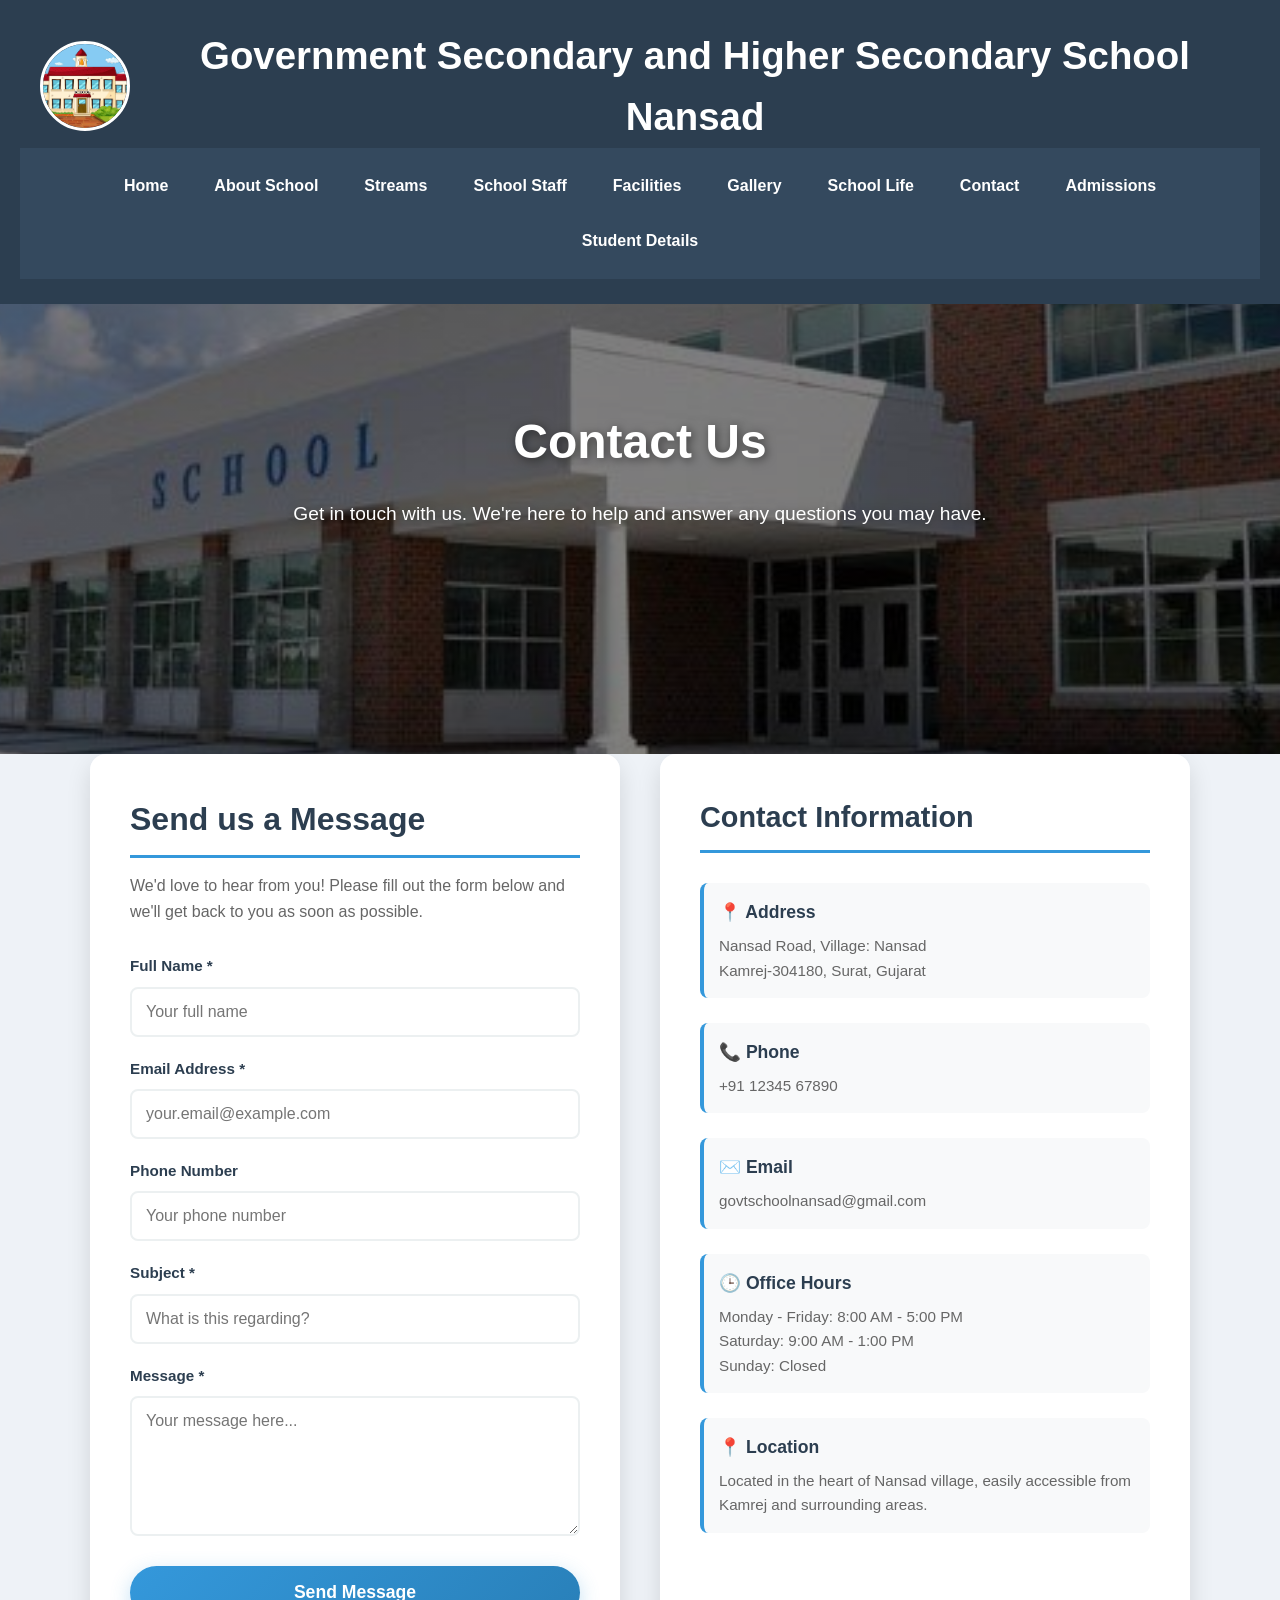
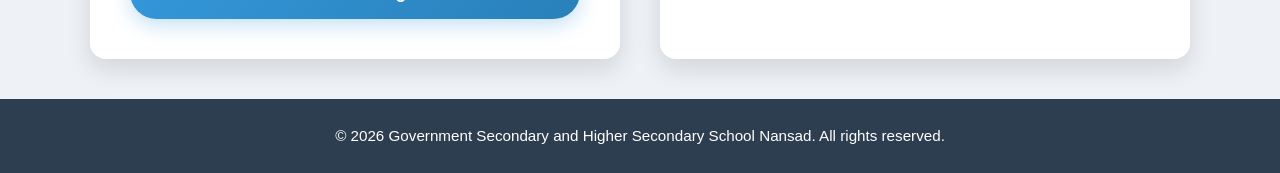
<file: contact.html>
<!DOCTYPE html>
<html lang="en">
<head>
    <meta charset="UTF-8">
    <meta name="viewport" content="width=device-width, initial-scale=1.0">
    <title>Contact Us | Government Secondary and Higher Secondary School Nansad</title>
    <link rel="stylesheet" href="contact.css">
</head>
<body>
    <header>
        <div class="header-content">
            <img src="school.avif" alt="School Logo" class="logo">
            <h1>Government Secondary and Higher Secondary School Nansad</h1>
        </div>
        <nav>
            <ul>
                <li><a href="index.html">Home</a></li>
                <li><a href="about-school.html">About School</a></li>
                <li><a href="stream.html">Streams</a></li>
                <li> <a href="Staff.html">School Staff</a></li>
                <li><a href="facilities.html">Facilities</a></li>
                <li><a href="gallery.html">Gallery</a></li>
                <li><a href="school-life.html">School Life</a></li>
                <li><a href="contact.html">Contact</a></li>
                <li><a href="admissions.html">Admissions</a></li>
                <li><a href="student-manage.html">Student Details</a></li>
            </ul>
        </nav>
    </header>


    <main>
        <section class="hero">
            <div class="hero-content">
                <h2>Contact Us</h2>
                <p>Get in touch with us. We're here to help and answer any questions you may have.</p>
            </div>
        </section>

        <div class="container">
            <section class="contact-section">
                <h2>Send us a Message</h2>
                <p class="intro">We'd love to hear from you! Please fill out the form below and we'll get back to you as soon as possible.</p>

                <form class="contact-form">
                    <div class="form-group">
                        <label for="name">Full Name *</label>
                        <input type="text" id="name" name="name" placeholder="Your full name" required>
                    </div>

                    <div class="form-group">
                        <label for="email">Email Address *</label>
                        <input type="email" id="email" name="email" placeholder="your.email@example.com" required>
                    </div>

                    <div class="form-group">
                        <label for="phone">Phone Number</label>
                        <input type="tel" id="phone" name="phone" placeholder="Your phone number">
                    </div>

                    <div class="form-group">
                        <label for="subject">Subject *</label>
                        <input type="text" id="subject" name="subject" placeholder="What is this regarding?" required>
                    </div>

                    <div class="form-group">
                        <label for="message">Message *</label>
                        <textarea id="message" name="message" rows="6" placeholder="Your message here..." required></textarea>
                    </div>

                    <button type="submit" class="submit-btn">Send Message</button>
                </form>
            </section>

            <section class="info-section">
                <h2>Contact Information</h2>

                <div class="info-item">
                    <h3>📍 Address</h3>
                    <p>Nansad Road, Village: Nansad<br>
                    Kamrej-304180, Surat, Gujarat</p>
                </div>

                <div class="info-item">
                    <h3>📞 Phone</h3>
                    <p>+91 12345 67890</p>
                </div>

                <div class="info-item">
                    <h3>✉️ Email</h3>
                    <p>govtschoolnansad@gmail.com</p>
                </div>

                <div class="info-item">
                    <h3>🕒 Office Hours</h3>
                    <p>Monday - Friday: 8:00 AM - 5:00 PM<br>
                    Saturday: 9:00 AM - 1:00 PM<br>
                    Sunday: Closed</p>
                </div>

                <div class="info-item">
                    <h3>📍 Location</h3>
                    <p>Located in the heart of Nansad village, easily accessible from Kamrej and surrounding areas.</p>
                </div>
            </section>
        </div>
    </main>

    <footer>
        <p>&copy; 2026 Government Secondary and Higher Secondary School Nansad. All rights reserved.</p>
    </footer>
</body>
</html>
</file>
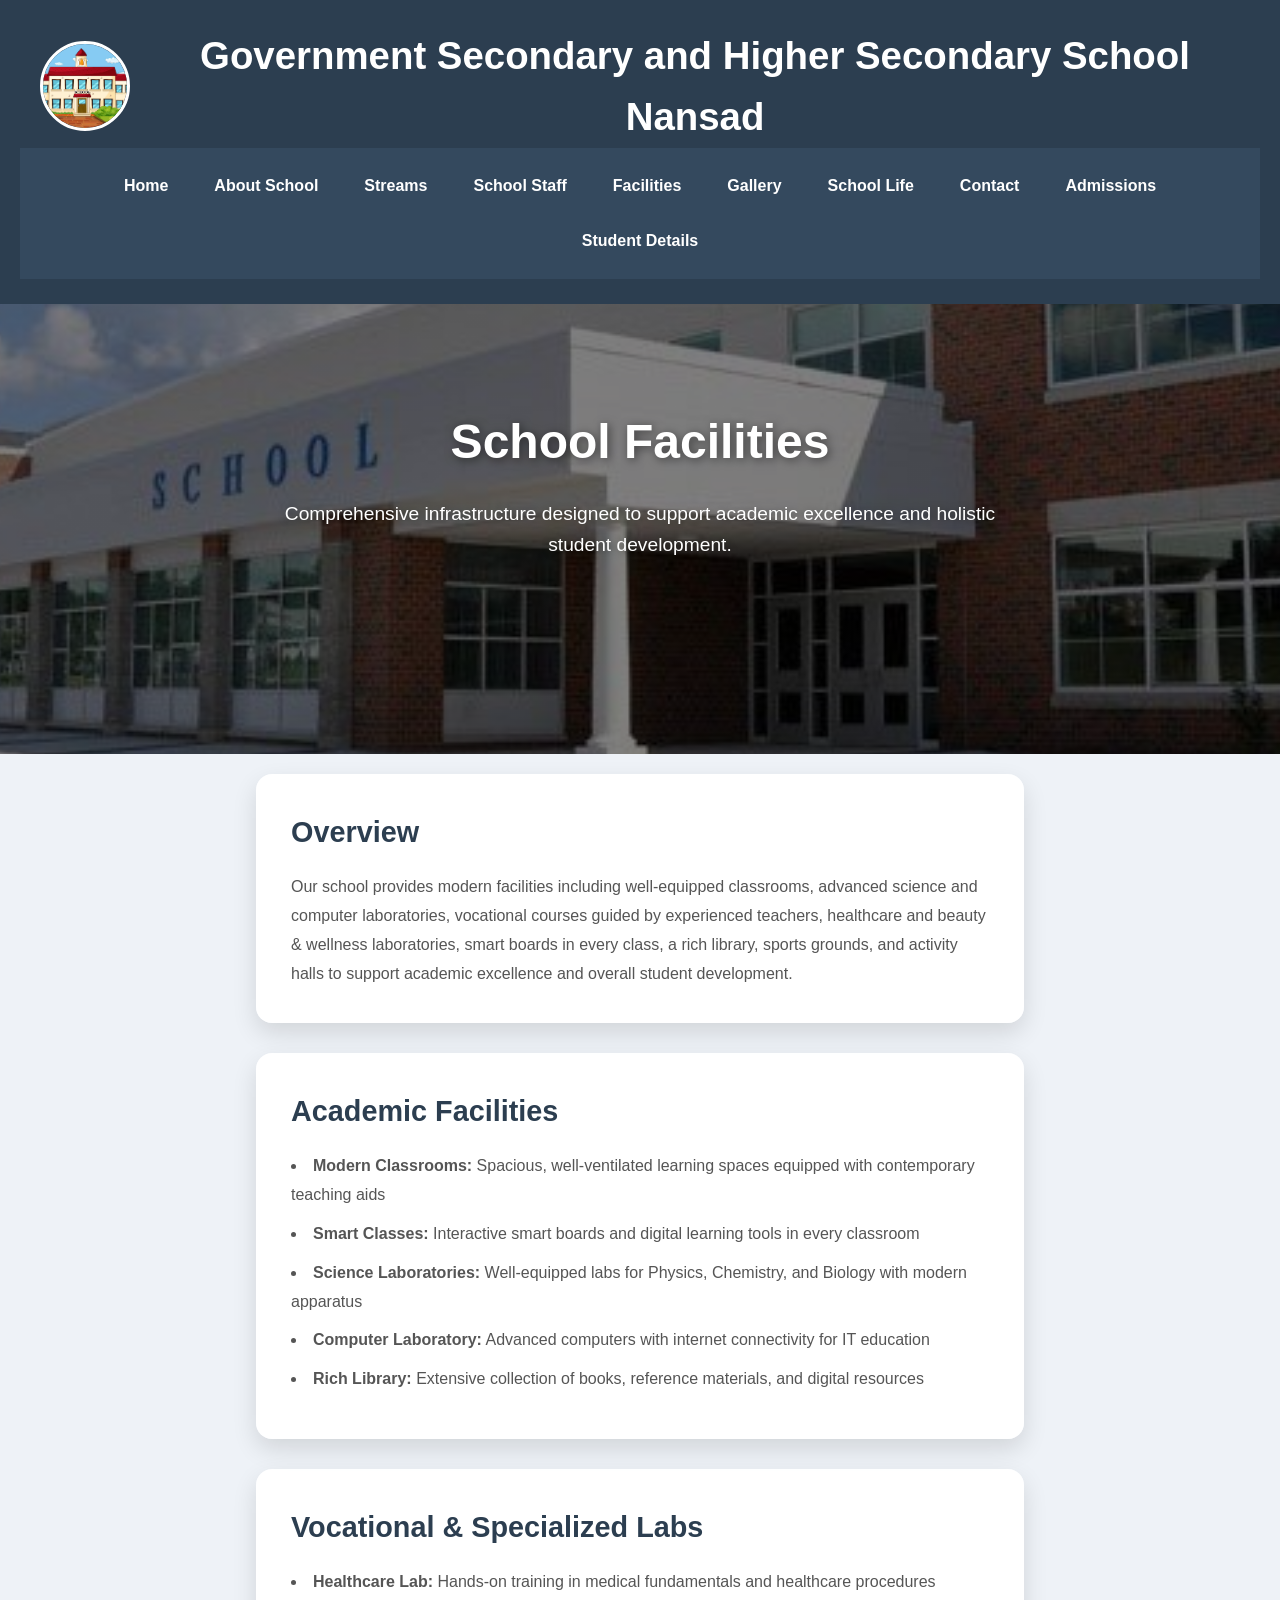
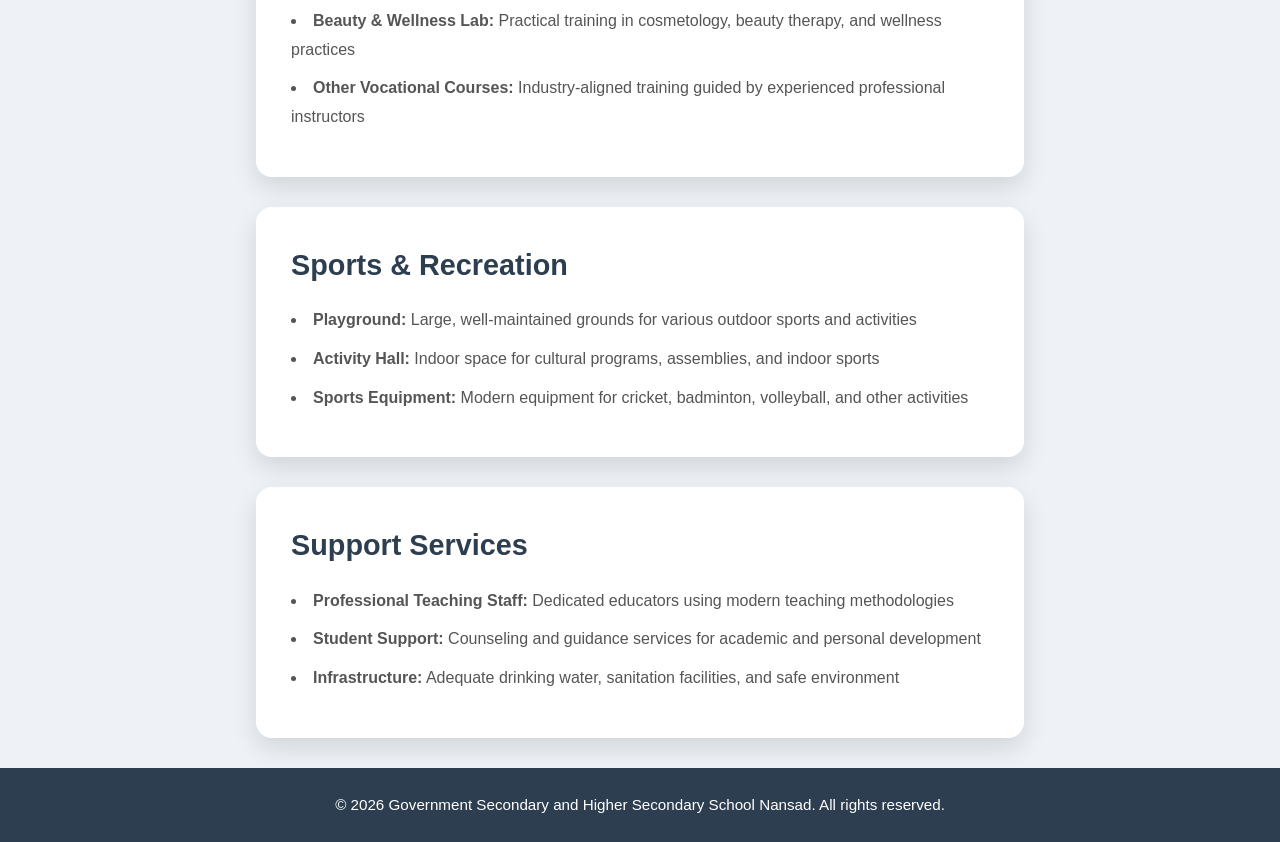
<file: facilities.html>
<!DOCTYPE html>
<html lang="en">
<head>
    <meta charset="UTF-8">
    <meta name="viewport" content="width=device-width, initial-scale=1.0">
    <title>Facilities | Government Secondary and Higher Secondary School Nansad</title>
    <link rel="stylesheet" href="facilities.css">
</head>
<body>
    <header>
        <div class="header-content">
            <img src="school.avif" alt="School Logo" class="logo">
            <h1>Government Secondary and Higher Secondary School Nansad</h1>
        </div>
        <nav>
            <ul>
                <li><a href="index.html">Home</a></li>
                <li><a href="about-school.html">About School</a></li>
                <li><a href="stream.html">Streams</a></li>
                <li> <a href="Staff.html">School Staff</a></li>
                <li><a href="facilities.html">Facilities</a></li>
                <li><a href="gallery.html">Gallery</a></li>
                <li><a href="school-life.html">School Life</a></li>
                <li><a href="contact.html">Contact</a></li>
                <li><a href="admissions.html">Admissions</a></li>
                <li><a href="student-manage.html">Student Details</a></li>
            </ul>
        </nav>
    </header>


    <main>
        <section class="hero">
            <div class="hero-content">
                <h2>School Facilities</h2>
                <p>Comprehensive infrastructure designed to support academic excellence and holistic student development.</p>
            </div>
        </section>

        <section class="section-card highlight-card">
            <h2>Overview</h2>
            <p>Our school provides modern facilities including well-equipped classrooms, advanced science and computer laboratories, vocational courses guided by experienced teachers, healthcare and beauty & wellness laboratories, smart boards in every class, a rich library, sports grounds, and activity halls to support academic excellence and overall student development.</p>
        </section>

        <section class="section-card">
            <h2>Academic Facilities</h2>
            <ul>
                <li><strong>Modern Classrooms:</strong> Spacious, well-ventilated learning spaces equipped with contemporary teaching aids</li>
                <li><strong>Smart Classes:</strong> Interactive smart boards and digital learning tools in every classroom</li>
                <li><strong>Science Laboratories:</strong> Well-equipped labs for Physics, Chemistry, and Biology with modern apparatus</li>
                <li><strong>Computer Laboratory:</strong> Advanced computers with internet connectivity for IT education</li>
                <li><strong>Rich Library:</strong> Extensive collection of books, reference materials, and digital resources</li>
            </ul>
        </section>

        <section class="section-card">
            <h2>Vocational & Specialized Labs</h2>
            <ul>
                <li><strong>Healthcare Lab:</strong> Hands-on training in medical fundamentals and healthcare procedures</li>
                <li><strong>Beauty & Wellness Lab:</strong> Practical training in cosmetology, beauty therapy, and wellness practices</li>
                <li><strong>Other Vocational Courses:</strong> Industry-aligned training guided by experienced professional instructors</li>
            </ul>
        </section>

        <section class="section-card">
            <h2>Sports & Recreation</h2>
            <ul>
                <li><strong>Playground:</strong> Large, well-maintained grounds for various outdoor sports and activities</li>
                <li><strong>Activity Hall:</strong> Indoor space for cultural programs, assemblies, and indoor sports</li>
                <li><strong>Sports Equipment:</strong> Modern equipment for cricket, badminton, volleyball, and other activities</li>
            </ul>
        </section>

        <section class="section-card">
            <h2>Support Services</h2>
            <ul>
                <li><strong>Professional Teaching Staff:</strong> Dedicated educators using modern teaching methodologies</li>
                <li><strong>Student Support:</strong> Counseling and guidance services for academic and personal development</li>
                <li><strong>Infrastructure:</strong> Adequate drinking water, sanitation facilities, and safe environment</li>
            </ul>
        </section>
    </main>

    <footer>
        <p>&copy; 2026 Government Secondary and Higher Secondary School Nansad. All rights reserved.</p>
    </footer>
</body>
</html>
</file>
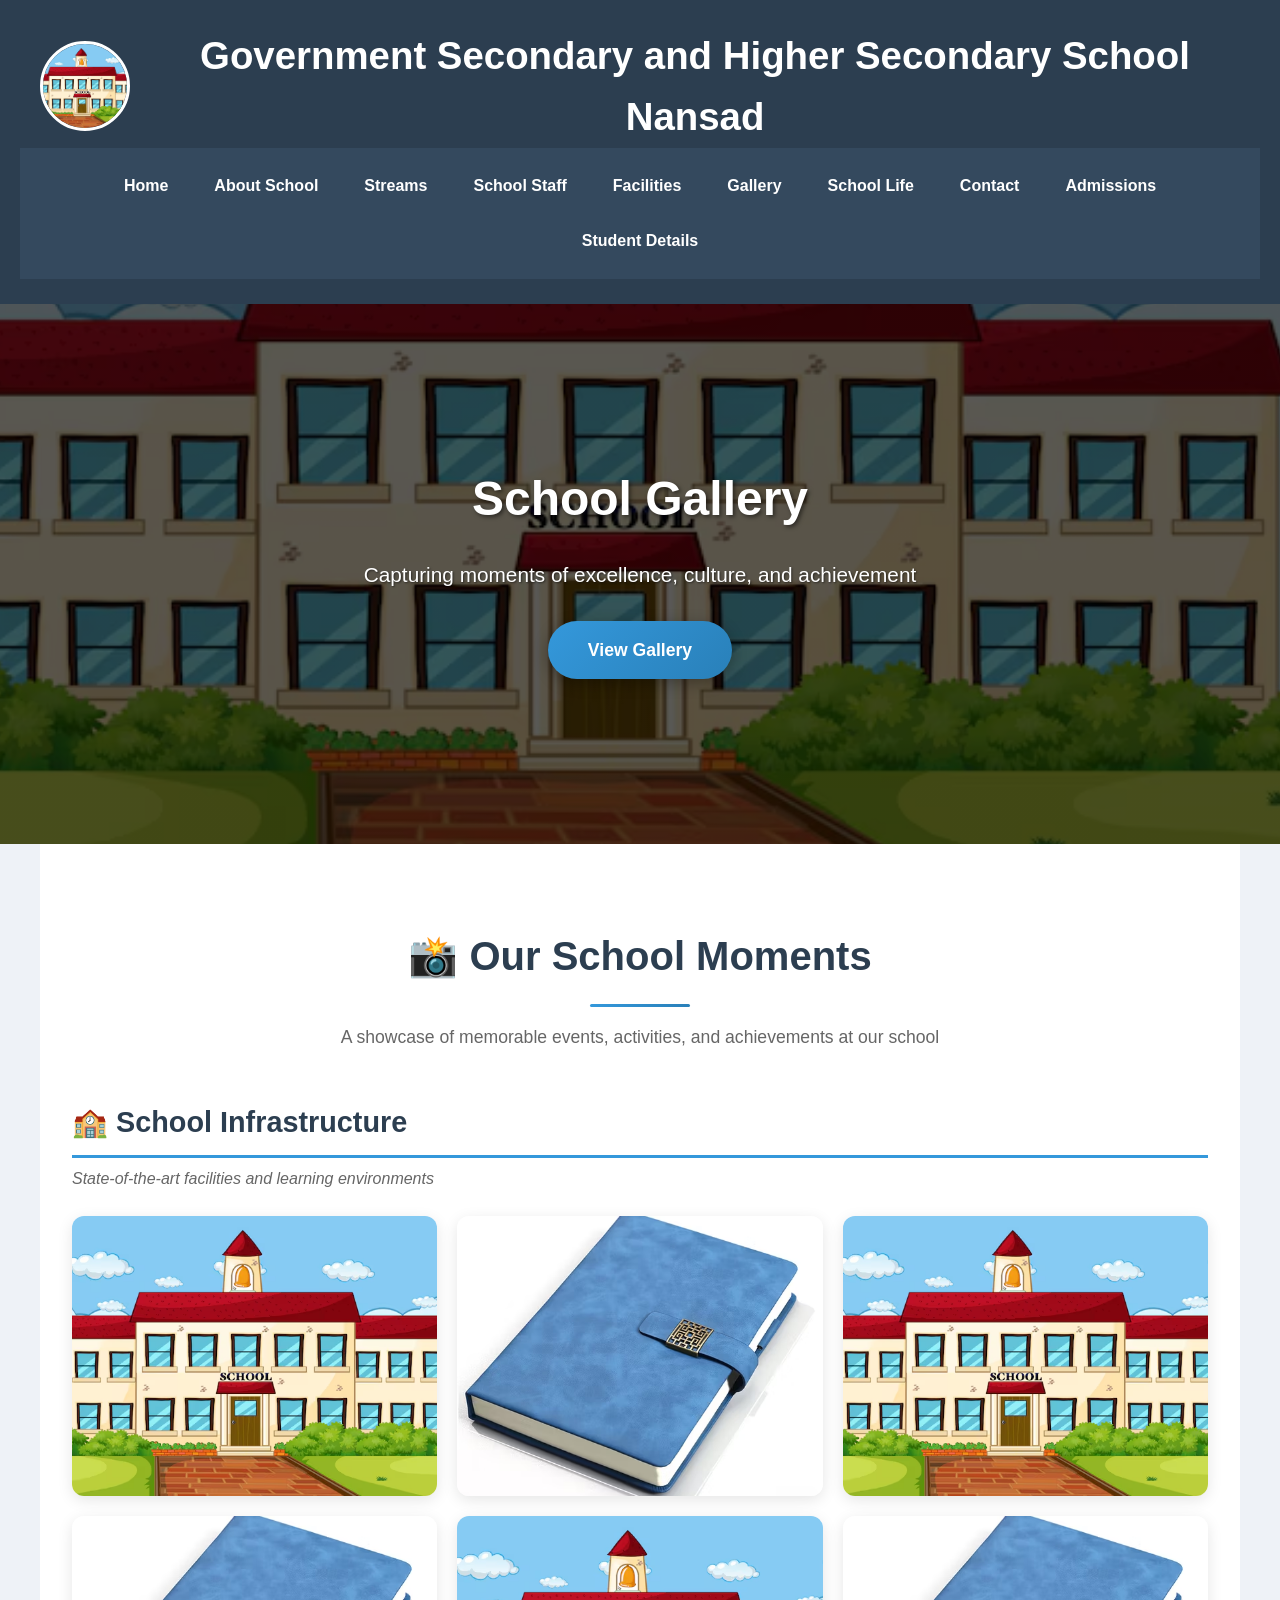
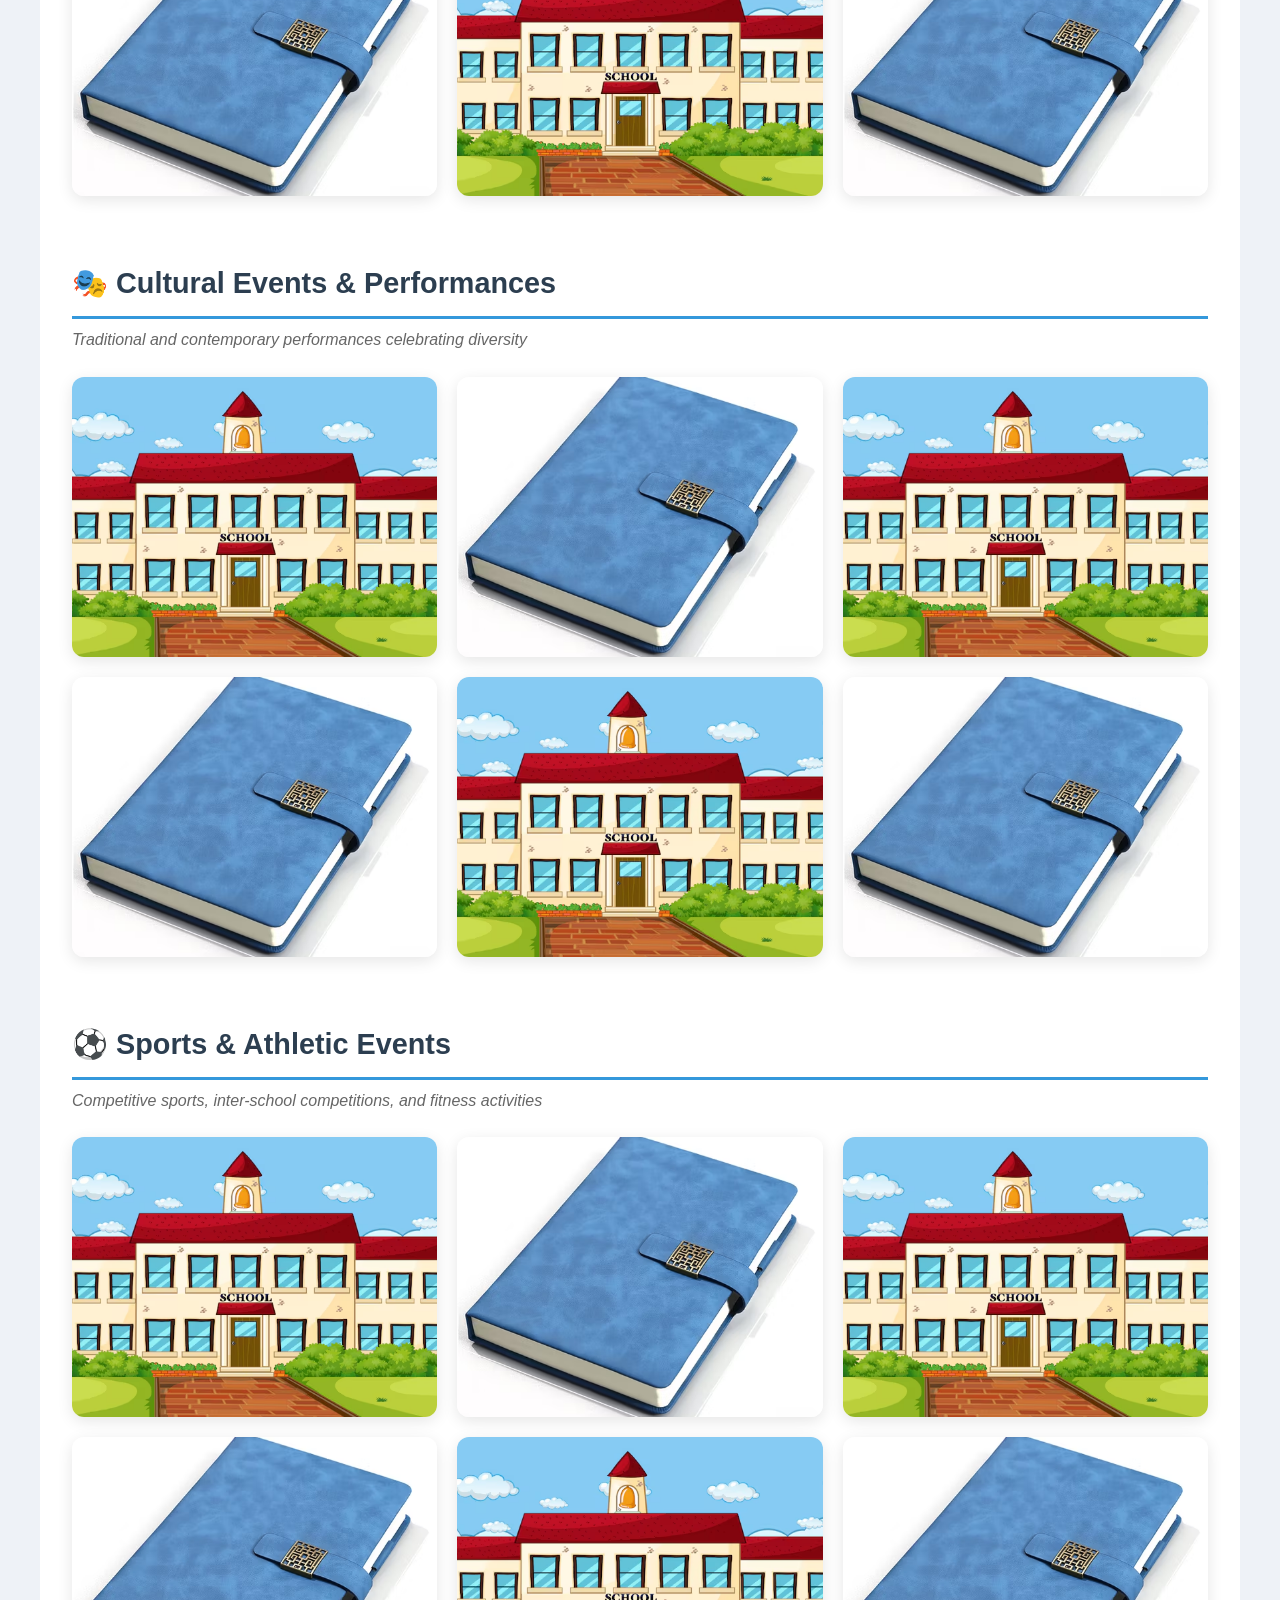
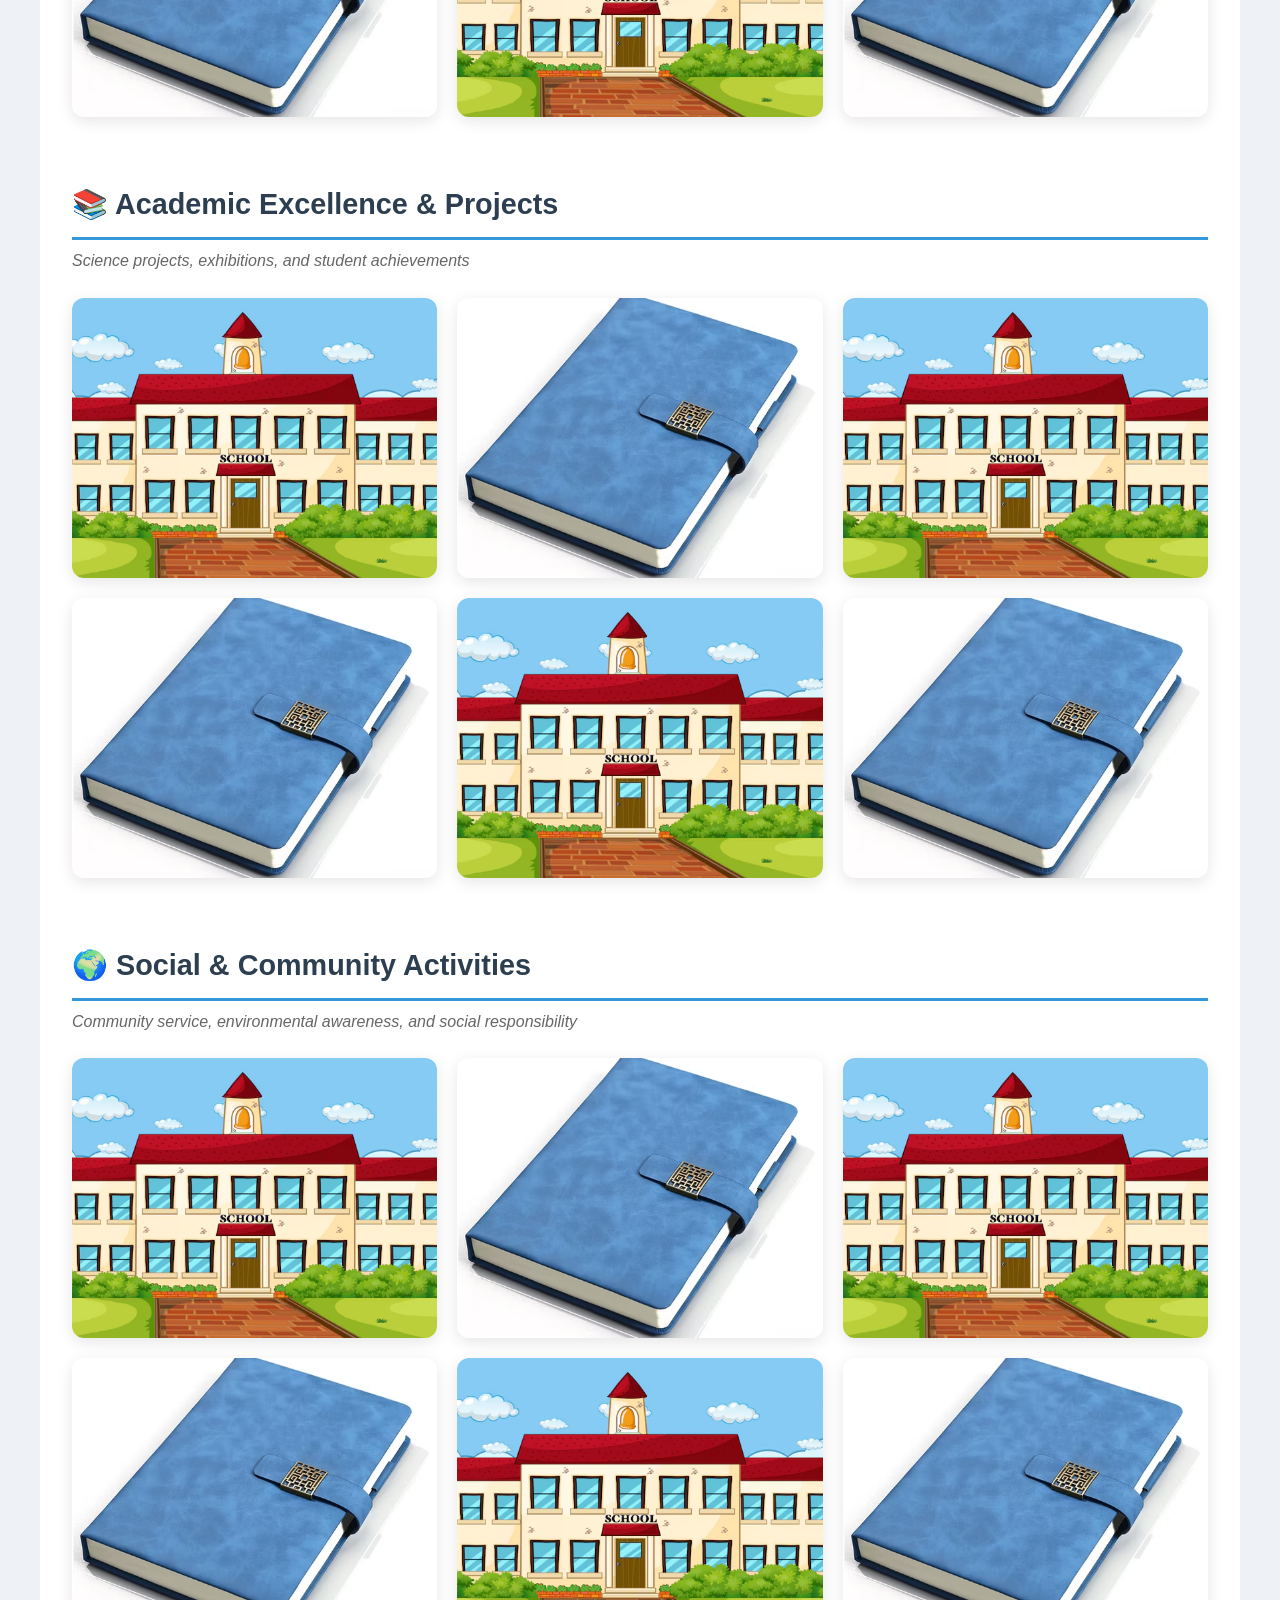
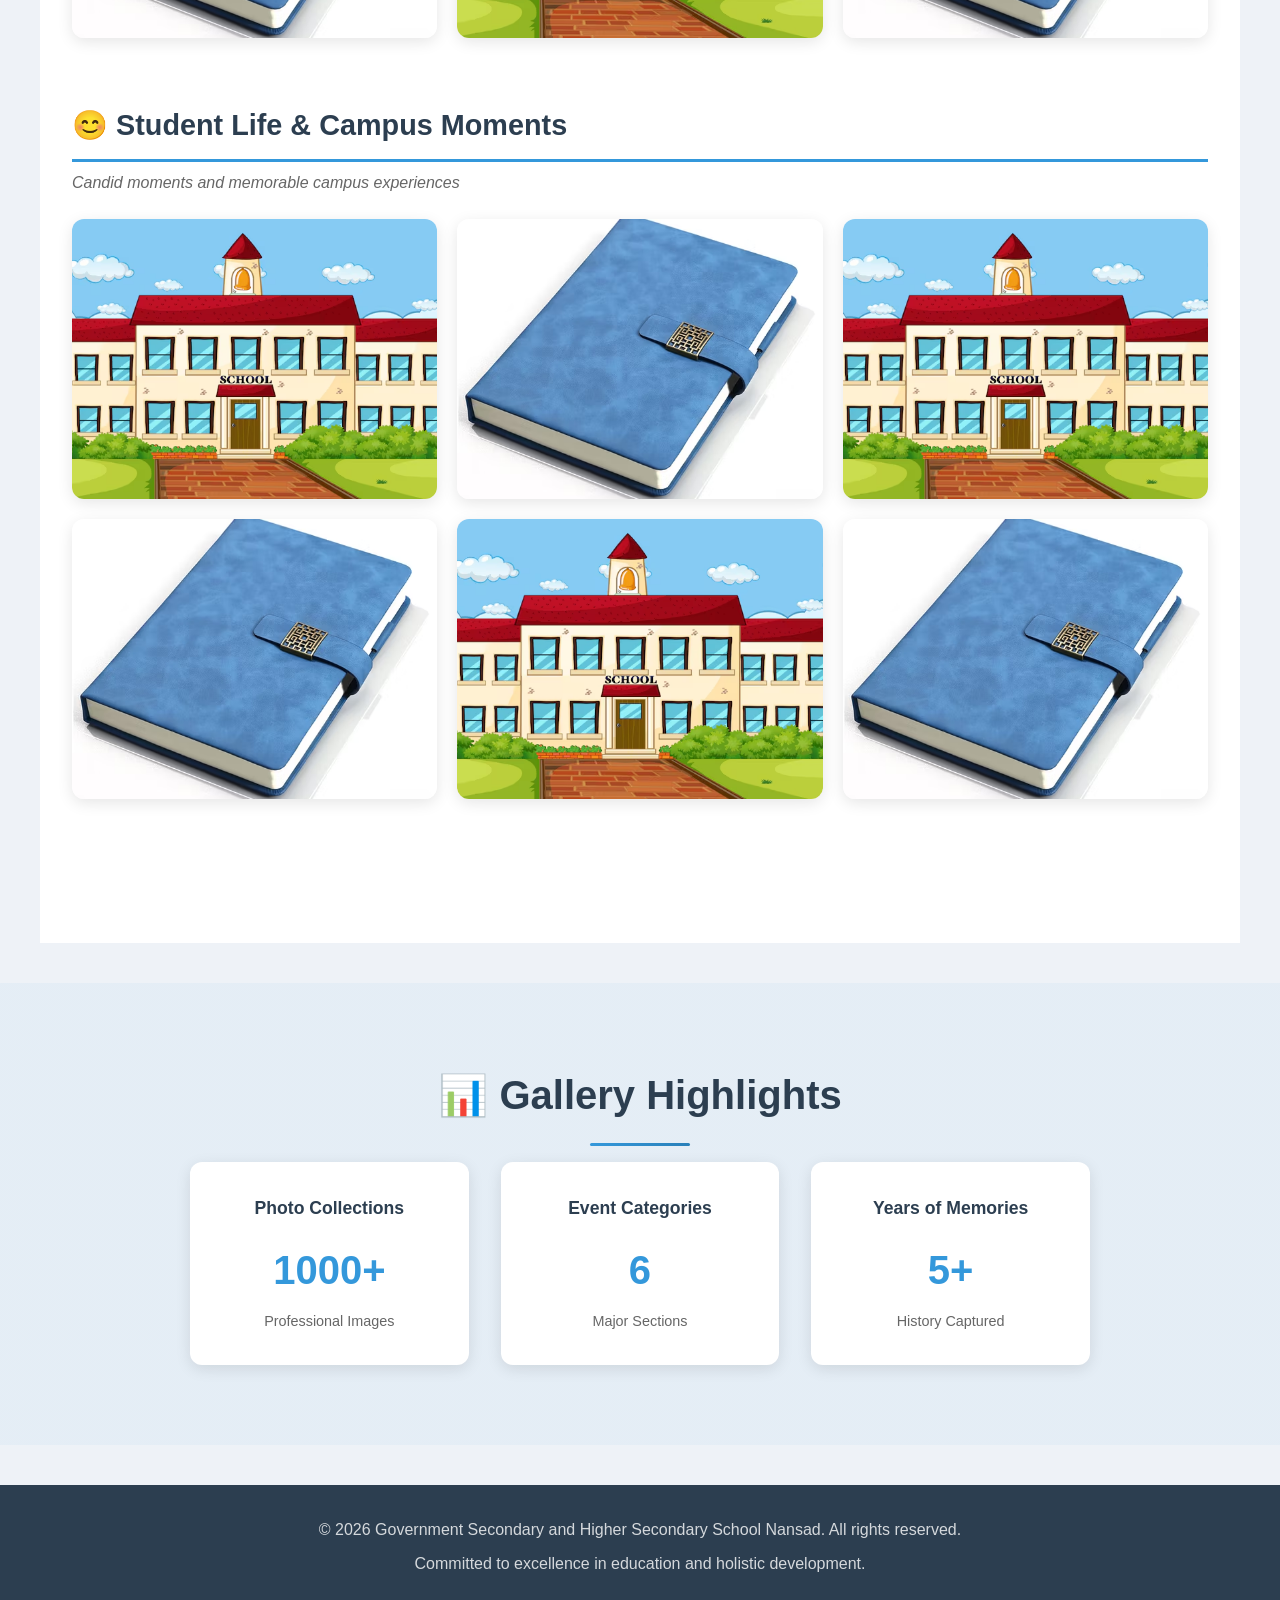
<file: gallery.html>
<!DOCTYPE html>
<html lang="en">
<head>
    <meta charset="UTF-8">
    <meta name="viewport" content="width=device-width, initial-scale=1.0">
    <title>School Gallery - Government Secondary and Higher Secondary School Nansad</title>
    <link rel="stylesheet" href="gallery.css">
</head>
<body>
    <header>
        <div class="header-content">
            <img src="school.avif" alt="School Logo" class="logo">
            <h1>Government Secondary and Higher Secondary School Nansad</h1>
        </div>
        <nav>
            <ul>
                <li><a href="index.html">Home</a></li>
                <li><a href="about-school.html">About School</a></li>
                <li><a href="stream.html">Streams</a></li>
                <li> <a href="Staff.html">School Staff</a></li>
                <li><a href="facilities.html">Facilities</a></li>
                <li><a href="gallery.html">Gallery</a></li>
                <li><a href="school-life.html">School Life</a></li>
                <li><a href="contact.html">Contact</a></li>
                <li><a href="admissions.html">Admissions</a></li>
                <li><a href="student-manage.html">Student Details</a></li>
            </ul>
        </nav>
    </header>


    <main>
        <section class="hero">
            <div class="hero-content">
                <h2>School Gallery</h2>
                <p>Capturing moments of excellence, culture, and achievement</p>
                <a href="#gallery-content" class="cta-button">View Gallery</a>
            </div>
        </section>

        <section id="gallery-content" class="gallery-section">
            <h2>📸 Our School Moments</h2>
            <p class="gallery-intro">A showcase of memorable events, activities, and achievements at our school</p>

            <!-- School Infrastructure & Building -->
            <div class="gallery-category">
                <h3>🏫 School Infrastructure</h3>
                <p class="category-desc">State-of-the-art facilities and learning environments</p>
                <div class="gallery-grid">
                    <div class="gallery-item">
                        <img src="school.avif" alt="Main Building" class="gallery-image">
                        <div class="gallery-overlay">
                            <p>Main Building</p>
                        </div>
                    </div>
                    <div class="gallery-item">
                        <img src="notebook.avif" alt="Computer Lab" class="gallery-image">
                        <div class="gallery-overlay">
                            <p>Computer Lab</p>
                        </div>
                    </div>
                    <div class="gallery-item">
                        <img src="school.avif" alt="Science Laboratory" class="gallery-image">
                        <div class="gallery-overlay">
                            <p>Science Laboratory</p>
                        </div>
                    </div>
                    <div class="gallery-item">
                        <img src="notebook.avif" alt="Library" class="gallery-image">
                        <div class="gallery-overlay">
                            <p>Library</p>
                        </div>
                    </div>
                    <div class="gallery-item">
                        <img src="school.avif" alt="Sports Ground" class="gallery-image">
                        <div class="gallery-overlay">
                            <p>Sports Ground</p>
                        </div>
                    </div>
                    <div class="gallery-item">
                        <img src="notebook.avif" alt="Auditorium" class="gallery-image">
                        <div class="gallery-overlay">
                            <p>Auditorium</p>
                        </div>
                    </div>
                </div>
            </div>

            <!-- Cultural Events & Activities -->
            <div class="gallery-category">
                <h3>🎭 Cultural Events & Performances</h3>
                <p class="category-desc">Traditional and contemporary performances celebrating diversity</p>
                <div class="gallery-grid">
                    <div class="gallery-item">
                        <img src="school.avif" alt="Annual Day Celebration" class="gallery-image">
                        <div class="gallery-overlay">
                            <p>Annual Day Celebration</p>
                        </div>
                    </div>
                    <div class="gallery-item">
                        <img src="notebook.avif" alt="Dance Performance" class="gallery-image">
                        <div class="gallery-overlay">
                            <p>Dance Performance</p>
                        </div>
                    </div>
                    <div class="gallery-item">
                        <img src="school.avif" alt="Music Festival" class="gallery-image">
                        <div class="gallery-overlay">
                            <p>Music Festival</p>
                        </div>
                    </div>
                    <div class="gallery-item">
                        <img src="notebook.avif" alt="Drama Performance" class="gallery-image">
                        <div class="gallery-overlay">
                            <p>Drama Performance</p>
                        </div>
                    </div>
                    <div class="gallery-item">
                        <img src="school.avif" alt="Cultural Show" class="gallery-image">
                        <div class="gallery-overlay">
                            <p>Cultural Show</p>
                        </div>
                    </div>
                    <div class="gallery-item">
                        <img src="notebook.avif" alt="Art Exhibition" class="gallery-image">
                        <div class="gallery-overlay">
                            <p>Art Exhibition</p>
                        </div>
                    </div>
                </div>
            </div>

            <!-- Sports & Athletic Events -->
            <div class="gallery-category">
                <h3>⚽ Sports & Athletic Events</h3>
                <p class="category-desc">Competitive sports, inter-school competitions, and fitness activities</p>
                <div class="gallery-grid">
                    <div class="gallery-item">
                        <img src="school.avif" alt="Cricket Match" class="gallery-image">
                        <div class="gallery-overlay">
                            <p>Cricket Match</p>
                        </div>
                    </div>
                    <div class="gallery-item">
                        <img src="notebook.avif" alt="Football Tournament" class="gallery-image">
                        <div class="gallery-overlay">
                            <p>Football Tournament</p>
                        </div>
                    </div>
                    <div class="gallery-item">
                        <img src="school.avif" alt="Volleyball Game" class="gallery-image">
                        <div class="gallery-overlay">
                            <p>Volleyball Game</p>
                        </div>
                    </div>
                    <div class="gallery-item">
                        <img src="notebook.avif" alt="Athletic Meet" class="gallery-image">
                        <div class="gallery-overlay">
                            <p>Athletic Meet</p>
                        </div>
                    </div>
                    <div class="gallery-item">
                        <img src="school.avif" alt="Basketball Championship" class="gallery-image">
                        <div class="gallery-overlay">
                            <p>Basketball Championship</p>
                        </div>
                    </div>
                    <div class="gallery-item">
                        <img src="notebook.avif" alt="Sports Day Celebration" class="gallery-image">
                        <div class="gallery-overlay">
                            <p>Sports Day</p>
                        </div>
                    </div>
                </div>
            </div>

            <!-- Academic Excellence -->
            <div class="gallery-category">
                <h3>📚 Academic Excellence & Projects</h3>
                <p class="category-desc">Science projects, exhibitions, and student achievements</p>
                <div class="gallery-grid">
                    <div class="gallery-item">
                        <img src="school.avif" alt="Science Fair" class="gallery-image">
                        <div class="gallery-overlay">
                            <p>Science Fair</p>
                        </div>
                    </div>
                    <div class="gallery-item">
                        <img src="notebook.avif" alt="Science Exhibition" class="gallery-image">
                        <div class="gallery-overlay">
                            <p>Science Exhibition</p>
                        </div>
                    </div>
                    <div class="gallery-item">
                        <img src="school.avif" alt="Project Display" class="gallery-image">
                        <div class="gallery-overlay">
                            <p>Project Display</p>
                        </div>
                    </div>
                    <div class="gallery-item">
                        <img src="notebook.avif" alt="Student Research" class="gallery-image">
                        <div class="gallery-overlay">
                            <p>Student Research</p>
                        </div>
                    </div>
                    <div class="gallery-item">
                        <img src="school.avif" alt="Math Olympiad" class="gallery-image">
                        <div class="gallery-overlay">
                            <p>Math Olympiad</p>
                        </div>
                    </div>
                    <div class="gallery-item">
                        <img src="notebook.avif" alt="Robotics Competition" class="gallery-image">
                        <div class="gallery-overlay">
                            <p>Robotics Competition</p>
                        </div>
                    </div>
                </div>
            </div>

            <!-- Social & Community Activities -->
            <div class="gallery-category">
                <h3>🌍 Social & Community Activities</h3>
                <p class="category-desc">Community service, environmental awareness, and social responsibility</p>
                <div class="gallery-grid">
                    <div class="gallery-item">
                        <img src="school.avif" alt="Community Service" class="gallery-image">
                        <div class="gallery-overlay">
                            <p>Community Service</p>
                        </div>
                    </div>
                    <div class="gallery-item">
                        <img src="notebook.avif" alt="Environment Day" class="gallery-image">
                        <div class="gallery-overlay">
                            <p>Environment Day</p>
                        </div>
                    </div>
                    <div class="gallery-item">
                        <img src="school.avif" alt="Tree Plantation" class="gallery-image">
                        <div class="gallery-overlay">
                            <p>Tree Plantation</p>
                        </div>
                    </div>
                    <div class="gallery-item">
                        <img src="notebook.avif" alt="Cleanliness Drive" class="gallery-image">
                        <div class="gallery-overlay">
                            <p>Cleanliness Drive</p>
                        </div>
                    </div>
                    <div class="gallery-item">
                        <img src="school.avif" alt="Charity Event" class="gallery-image">
                        <div class="gallery-overlay">
                            <p>Charity Event</p>
                        </div>
                    </div>
                    <div class="gallery-item">
                        <img src="notebook.avif" alt="Social Awareness" class="gallery-image">
                        <div class="gallery-overlay">
                            <p>Social Awareness</p>
                        </div>
                    </div>
                </div>
            </div>

            <!-- Student Life & Campus -->
            <div class="gallery-category">
                <h3>😊 Student Life & Campus Moments</h3>
                <p class="category-desc">Candid moments and memorable campus experiences</p>
                <div class="gallery-grid">
                    <div class="gallery-item">
                        <img src="school.avif" alt="Class Activities" class="gallery-image">
                        <div class="gallery-overlay">
                            <p>Class Activities</p>
                        </div>
                    </div>
                    <div class="gallery-item">
                        <img src="notebook.avif" alt="Group Photo" class="gallery-image">
                        <div class="gallery-overlay">
                            <p>Group Photo</p>
                        </div>
                    </div>
                    <div class="gallery-item">
                        <img src="school.avif" alt="School Assembly" class="gallery-image">
                        <div class="gallery-overlay">
                            <p>School Assembly</p>
                        </div>
                    </div>
                    <div class="gallery-item">
                        <img src="notebook.avif" alt="Field Trip" class="gallery-image">
                        <div class="gallery-overlay">
                            <p>Field Trip</p>
                        </div>
                    </div>
                    <div class="gallery-item">
                        <img src="school.avif" alt="Picnic & Outing" class="gallery-image">
                        <div class="gallery-overlay">
                            <p>Picnic & Outing</p>
                        </div>
                    </div>
                    <div class="gallery-item">
                        <img src="notebook.avif" alt="Farewell Ceremony" class="gallery-image">
                        <div class="gallery-overlay">
                            <p>Farewell Ceremony</p>
                        </div>
                    </div>
                </div>
            </div>
        </section>

        <section class="gallery-stats">
            <h2>📊 Gallery Highlights</h2>
            <div class="stats-container">
                <div class="stat-card">
                    <h4>Photo Collections</h4>
                    <div class="stat-number">1000+</div>
                    <p>Professional Images</p>
                </div>
                <div class="stat-card">
                    <h4>Event Categories</h4>
                    <div class="stat-number">6</div>
                    <p>Major Sections</p>
                </div>
                <div class="stat-card">
                    <h4>Years of Memories</h4>
                    <div class="stat-number">5+</div>
                    <p>History Captured</p>
                </div>
            </div>
        </section>
    </main>

    <footer>
        <p>&copy; 2026 Government Secondary and Higher Secondary School Nansad. All rights reserved.</p>
        <p>Committed to excellence in education and holistic development.</p>
    </footer>
</body>
</html>
</file>
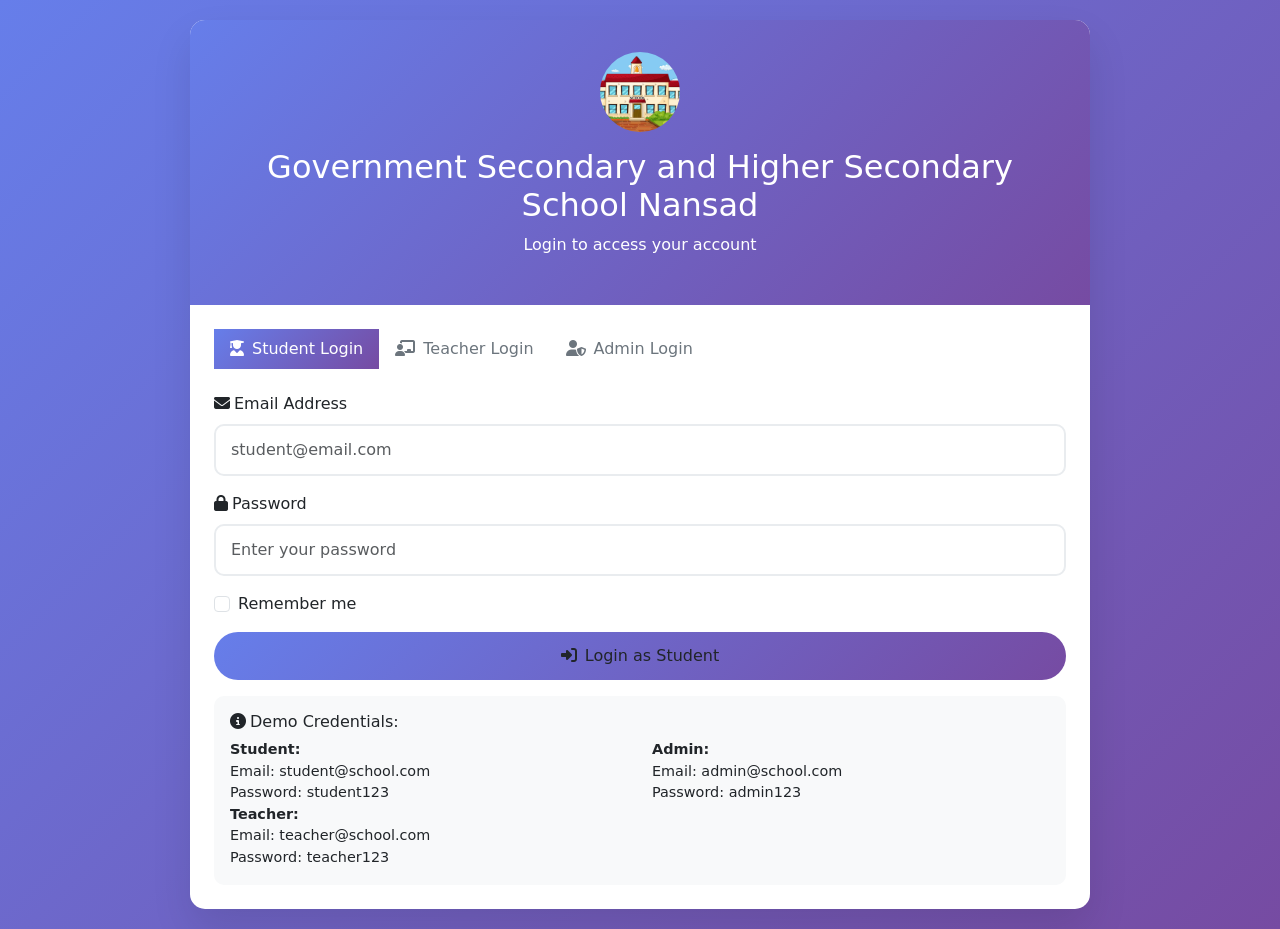
<file: login.html>
<!DOCTYPE html>
<html lang="en">
<head>
    <meta charset="UTF-8">
    <meta name="viewport" content="width=device-width, initial-scale=1.0">
    <title>Login - Government Secondary School Nansad</title>
    <link rel="stylesheet" href="styles.css">
    <link href="https://cdn.jsdelivr.net/npm/bootstrap@5.3.0/dist/css/bootstrap.min.css" rel="stylesheet">
    <link href="https://cdnjs.cloudflare.com/ajax/libs/font-awesome/6.4.0/css/all.min.css" rel="stylesheet">
    <style>
        body {
            background: linear-gradient(135deg, #667eea 0%, #764ba2 100%);
            min-height: 100vh;
            display: flex;
            align-items: center;
            justify-content: center;
        }
        .login-container {
            background: white;
            border-radius: 15px;
            box-shadow: 0 20px 40px rgba(0, 0, 0, 0.1);
            overflow: hidden;
            max-width: 900px;
            width: 100%;
            margin: 20px;
        }
        .login-header {
            background: linear-gradient(135deg, #667eea 0%, #764ba2 100%);
            color: white;
            padding: 2rem;
            text-align: center;
        }
        .login-tabs {
            border-bottom: none;
        }
        .login-tabs .nav-link {
            border: none;
            color: #6c757d;
            font-weight: 500;
        }
        .login-tabs .nav-link.active {
            background: linear-gradient(135deg, #667eea 0%, #764ba2 100%);
            color: white;
            border-radius: 0;
        }
        .form-control {
            border-radius: 10px;
            border: 2px solid #e9ecef;
            padding: 12px 15px;
        }
        .form-control:focus {
            border-color: #667eea;
            box-shadow: 0 0 0 0.2rem rgba(102, 126, 234, 0.25);
        }
        .btn-login {
            background: linear-gradient(135deg, #667eea 0%, #764ba2 100%);
            border: none;
            border-radius: 25px;
            padding: 12px 30px;
            font-weight: 500;
            width: 100%;
        }
        .btn-login:hover {
            background: linear-gradient(135deg, #5a67d8 0%, #6b46c1 100%);
            transform: translateY(-2px);
        }
        .school-logo {
            width: 80px;
            height: 80px;
            border-radius: 50%;
            object-fit: cover;
            margin: 0 auto 1rem;
            display: block;
        }
        .demo-info {
            background: #f8f9fa;
            border-radius: 10px;
            padding: 1rem;
            margin-top: 1rem;
            font-size: 0.9rem;
        }
    </style>
</head>
<body>
    <div class="login-container">
        <div class="login-header">
            <img src="school.avif" alt="School Logo" class="school-logo">
            <h2>Government Secondary and Higher Secondary School Nansad</h2>
            <p>Login to access your account</p>
        </div>

        <div class="p-4">
            <ul class="nav nav-tabs login-tabs" id="loginTabs" role="tablist">
                <li class="nav-item" role="presentation">
                    <button class="nav-link active" id="student-tab" data-bs-toggle="tab" data-bs-target="#student" type="button" role="tab">
                        <i class="fas fa-user-graduate me-2"></i>Student Login
                    </button>
                </li>
                <li class="nav-item" role="presentation">
                    <button class="nav-link" id="teacher-tab" data-bs-toggle="tab" data-bs-target="#teacher" type="button" role="tab">
                        <i class="fas fa-chalkboard-teacher me-2"></i>Teacher Login
                    </button>
                </li>
                <li class="nav-item" role="presentation">
                    <button class="nav-link" id="admin-tab" data-bs-toggle="tab" data-bs-target="#admin" type="button" role="tab">
                        <i class="fas fa-user-shield me-2"></i>Admin Login
                    </button>
                </li>
            </ul>

            <div class="tab-content mt-4" id="loginTabsContent">
                <!-- Student Login Tab -->
                <div class="tab-pane fade show active" id="student" role="tabpanel">
                    <form id="studentLoginForm">
                        <div class="mb-3">
                            <label for="studentEmail" class="form-label">
                                <i class="fas fa-envelope me-1"></i>Email Address
                            </label>
                            <input type="email" class="form-control" id="studentEmail" placeholder="student@email.com" required>
                        </div>
                        <div class="mb-3">
                            <label for="studentPassword" class="form-label">
                                <i class="fas fa-lock me-1"></i>Password
                            </label>
                            <input type="password" class="form-control" id="studentPassword" placeholder="Enter your password" required>
                        </div>
                        <div class="mb-3 form-check">
                            <input type="checkbox" class="form-check-input" id="studentRemember">
                            <label class="form-check-label" for="studentRemember">Remember me</label>
                        </div>
                        <button type="submit" class="btn btn-login">
                            <i class="fas fa-sign-in-alt me-2"></i>Login as Student
                        </button>
                    </form>
                </div>

                <!-- Teacher Login Tab -->
                <div class="tab-pane fade" id="teacher" role="tabpanel">
                    <form id="teacherLoginForm">
                        <div class="mb-3">
                            <label for="teacherEmail" class="form-label">
                                <i class="fas fa-envelope me-1"></i>Email Address
                            </label>
                            <input type="email" class="form-control" id="teacherEmail" placeholder="teacher@email.com" required>
                        </div>
                        <div class="mb-3">
                            <label for="teacherPassword" class="form-label">
                                <i class="fas fa-lock me-1"></i>Password
                            </label>
                            <input type="password" class="form-control" id="teacherPassword" placeholder="Enter your password" required>
                        </div>
                        <div class="mb-3 form-check">
                            <input type="checkbox" class="form-check-input" id="teacherRemember">
                            <label class="form-check-label" for="teacherRemember">Remember me</label>
                        </div>
                        <button type="submit" class="btn btn-login">
                            <i class="fas fa-sign-in-alt me-2"></i>Login as Teacher
                        </button>
                    </form>
                </div>

                <!-- Admin Login Tab -->
                <div class="tab-pane fade" id="admin" role="tabpanel">
                    <form id="adminLoginForm">
                        <div class="mb-3">
                            <label for="adminEmail" class="form-label">
                                <i class="fas fa-envelope me-1"></i>Email Address
                            </label>
                            <input type="email" class="form-control" id="adminEmail" placeholder="admin@email.com" required>
                        </div>
                        <div class="mb-3">
                            <label for="adminPassword" class="form-label">
                                <i class="fas fa-lock me-1"></i>Password
                            </label>
                            <input type="password" class="form-control" id="adminPassword" placeholder="Enter your password" required>
                        </div>
                        <div class="mb-3 form-check">
                            <input type="checkbox" class="form-check-input" id="adminRemember">
                            <label class="form-check-label" for="adminRemember">Remember me</label>
                        </div>
                        <button type="submit" class="btn btn-login">
                            <i class="fas fa-sign-in-alt me-2"></i>Login as Admin
                        </button>
                    </form>
                </div>
            </div>

            <div class="demo-info">
                <h6><i class="fas fa-info-circle me-1"></i>Demo Credentials:</h6>
                <div class="row">
                    <div class="col-md-6">
                        <strong>Student:</strong><br>
                        Email: student@school.com<br>
                        Password: student123
                    </div>
                    <div class="col-md-6">
                        <strong>Admin:</strong><br>
                        Email: admin@school.com<br>
                        Password: admin123
                    </div>
                    <div class="col-md-6 mt-3 mt-md-0">
                        <strong>Teacher:</strong><br>
                        Email: teacher@school.com<br>
                        Password: teacher123
                    </div>
                </div>
            </div>
        </div>
    </div>

    <script src="https://cdn.jsdelivr.net/npm/bootstrap@5.3.0/dist/js/bootstrap.bundle.min.js"></script>
    <script>
        // Student Login Handler
        document.getElementById('studentLoginForm').addEventListener('submit', function(e) {
            e.preventDefault();

            const email = document.getElementById('studentEmail').value;
            const password = document.getElementById('studentPassword').value;

            // Simple validation (in real app, this would be server-side)
            if (email && password) {
                // Store login info in localStorage
                localStorage.setItem('userType', 'student');
                localStorage.setItem('userEmail', email);

                // Redirect to student dashboard
                window.location.href = 'student-dashboard.html';
            } else {
                showAlert('Please fill in all fields', 'danger');
            }
        });

        // Teacher Login Handler
        document.getElementById('teacherLoginForm').addEventListener('submit', function(e) {
            e.preventDefault();

            const email = document.getElementById('teacherEmail').value;
            const password = document.getElementById('teacherPassword').value;

            if (email && password) {
                localStorage.setItem('userType', 'teacher');
                localStorage.setItem('userEmail', email);
                window.location.href = 'student-manage.html';
            } else {
                showAlert('Please fill in all fields', 'danger');
            }
        });

        // Admin Login Handler
        document.getElementById('adminLoginForm').addEventListener('submit', function(e) {
            e.preventDefault();

            const email = document.getElementById('adminEmail').value;
            const password = document.getElementById('adminPassword').value;

            // Simple validation (in real app, this would be server-side)
            if (email && password) {
                // Store login info in localStorage
                localStorage.setItem('userType', 'admin');
                localStorage.setItem('userEmail', email);

                // Redirect to admin dashboard
                window.location.href = 'admin-dashboard.html';
            } else {
                showAlert('Please fill in all fields', 'danger');
            }
        });

        // Show alert function
        function showAlert(message, type) {
            const alertDiv = document.createElement('div');
            alertDiv.className = `alert alert-${type} alert-dismissible fade show position-fixed`;
            alertDiv.style.cssText = 'top: 20px; right: 20px; z-index: 9999; min-width: 300px;';
            alertDiv.innerHTML = `
                ${message}
                <button type="button" class="btn-close" data-bs-dismiss="alert"></button>
            `;
            document.body.appendChild(alertDiv);

            // Auto hide after 3 seconds
            setTimeout(() => {
                alertDiv.remove();
            }, 3000);
        }

        // Check if already logged in
        document.addEventListener('DOMContentLoaded', function() {
            const userType = localStorage.getItem('userType');
            if (userType === 'student') {
                window.location.href = 'student-dashboard.html';
            } else if (userType === 'teacher') {
                window.location.href = 'student-manage.html';
            } else if (userType === 'admin') {
                window.location.href = 'admin-dashboard.html';
            }
        });
    </script>
</body>
</html>
</file>
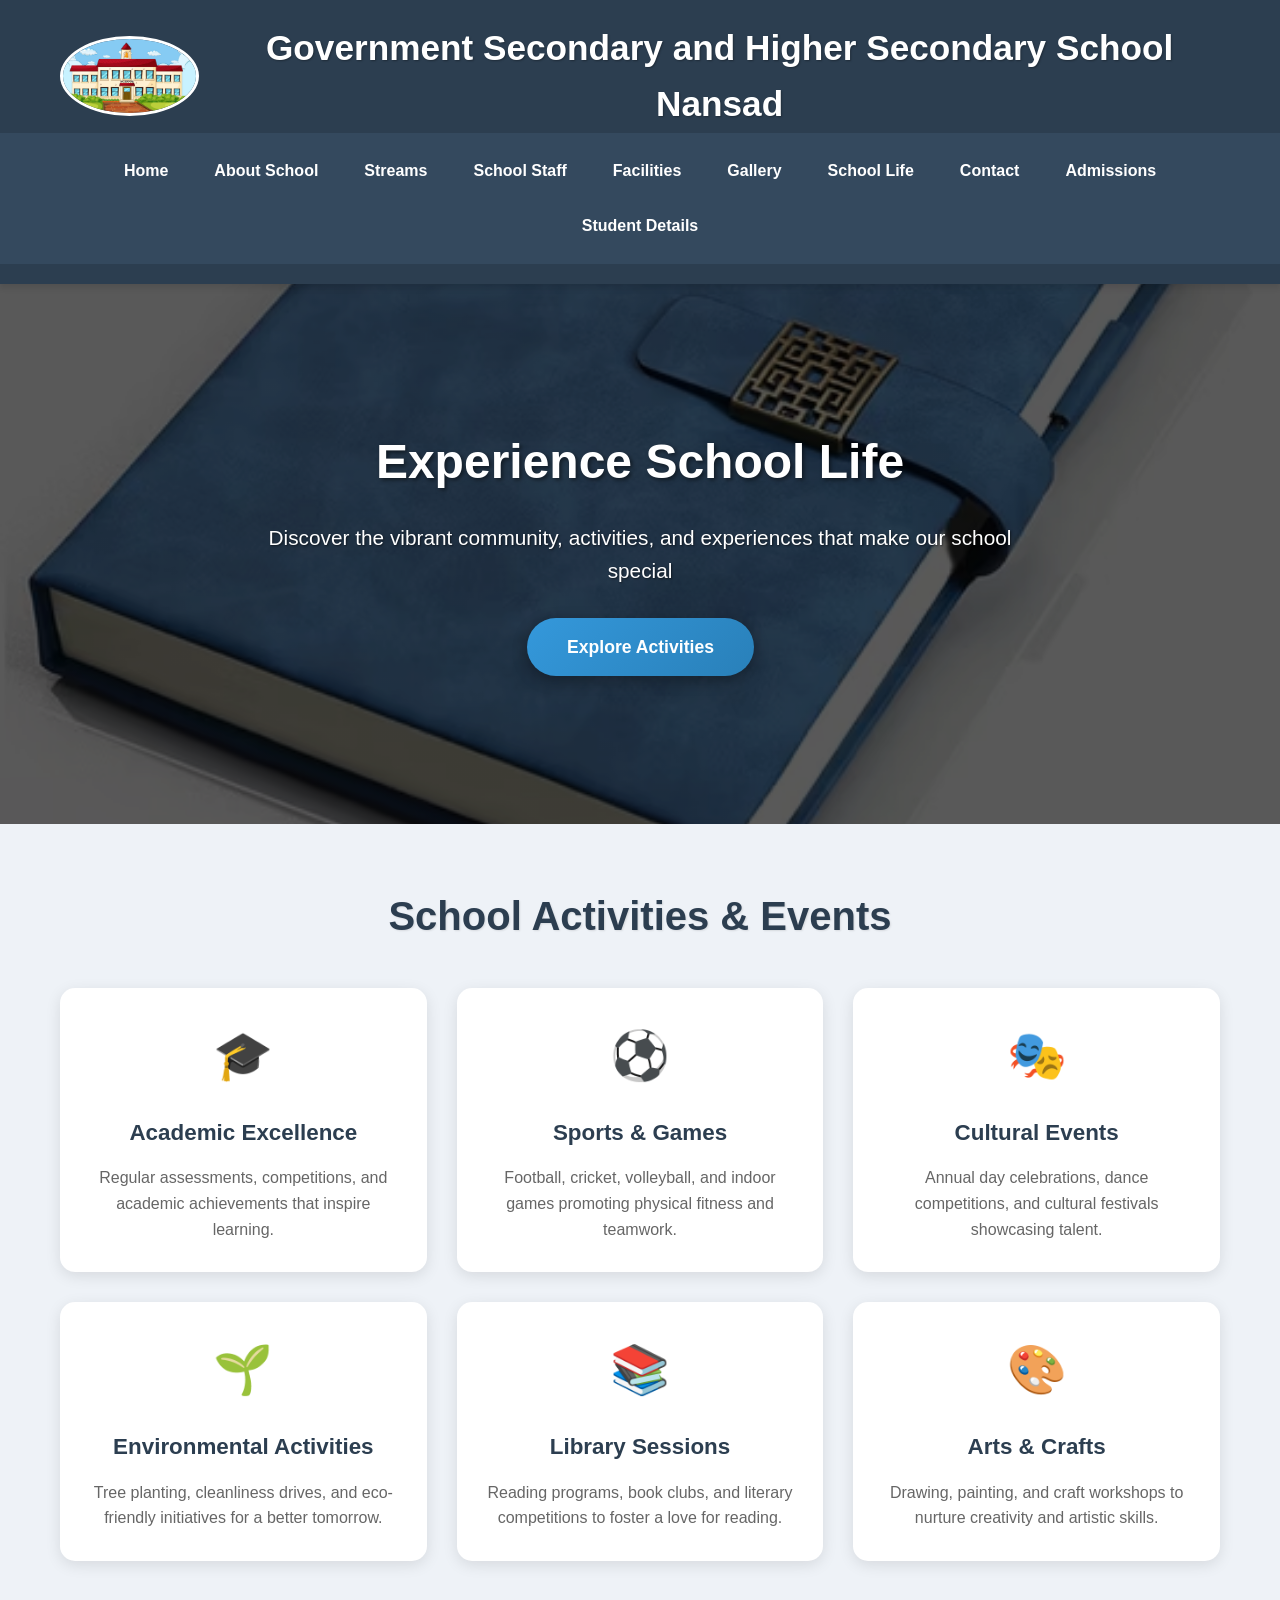
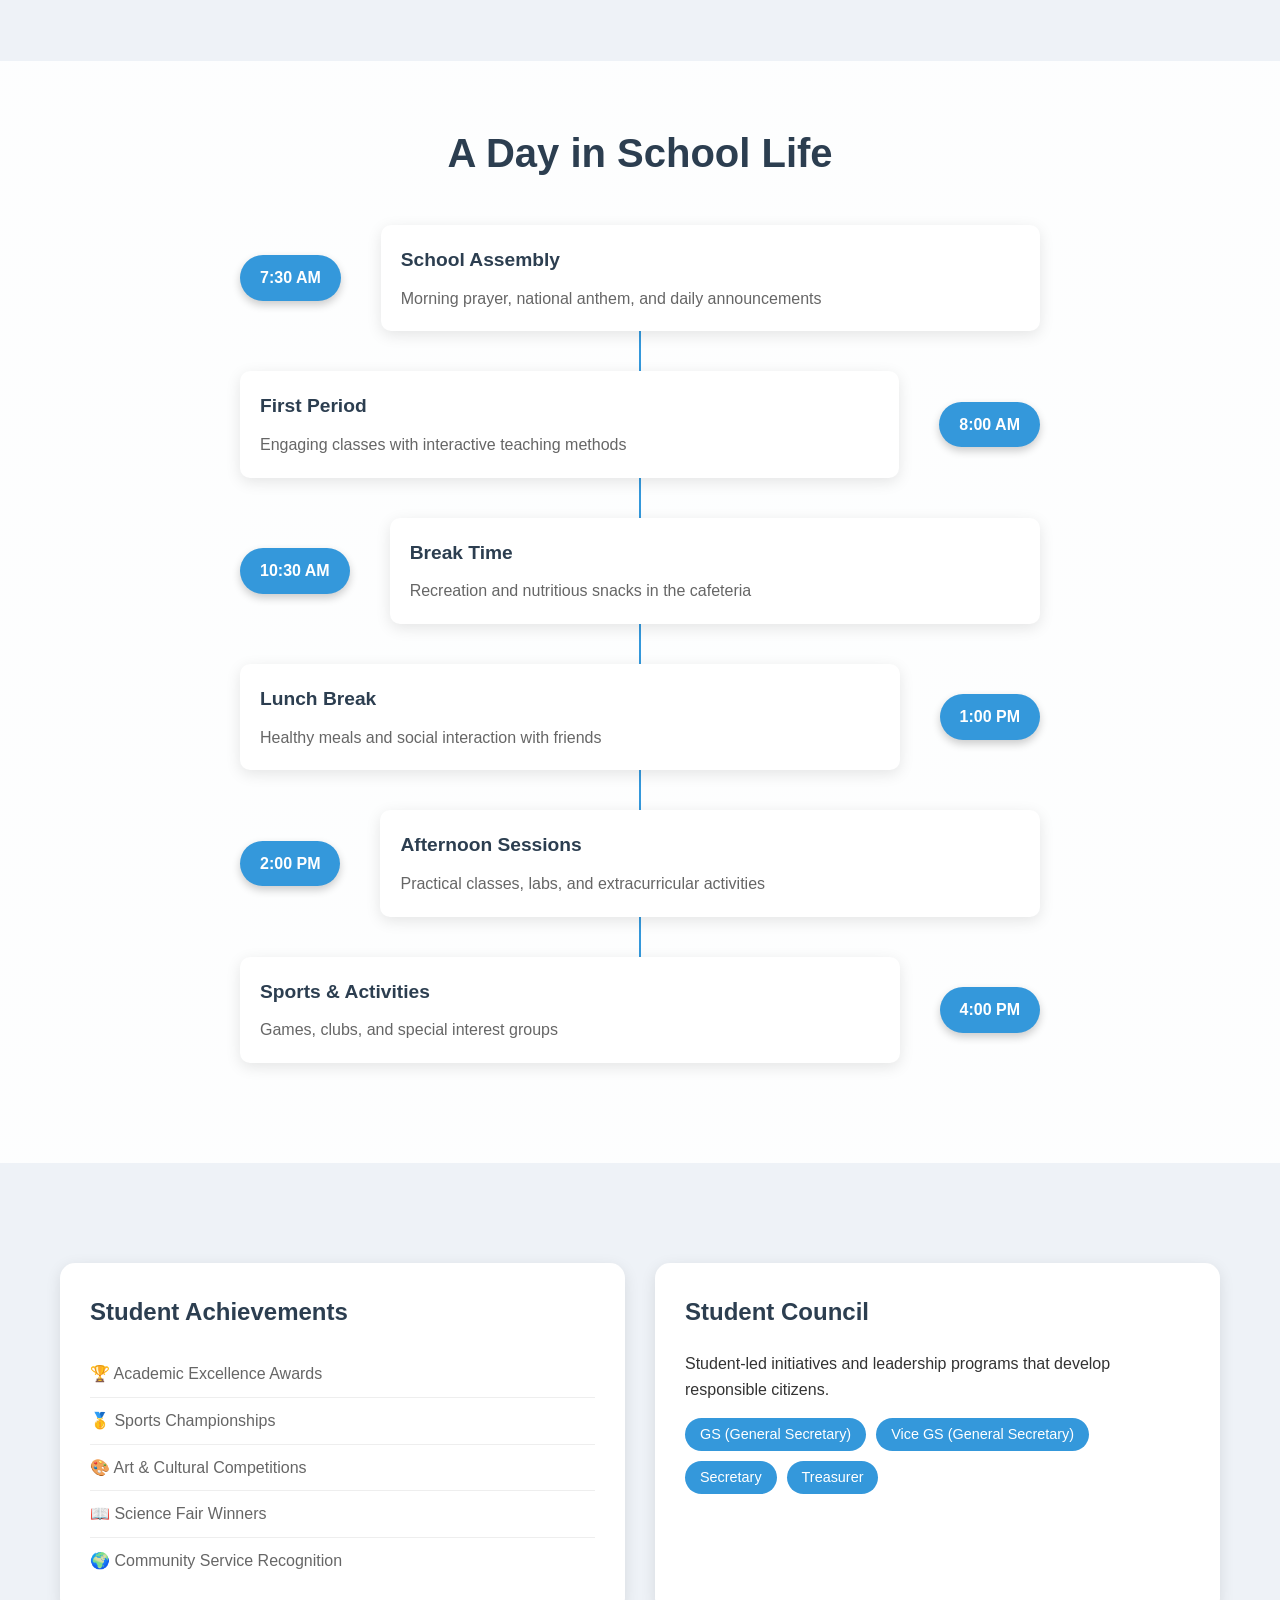
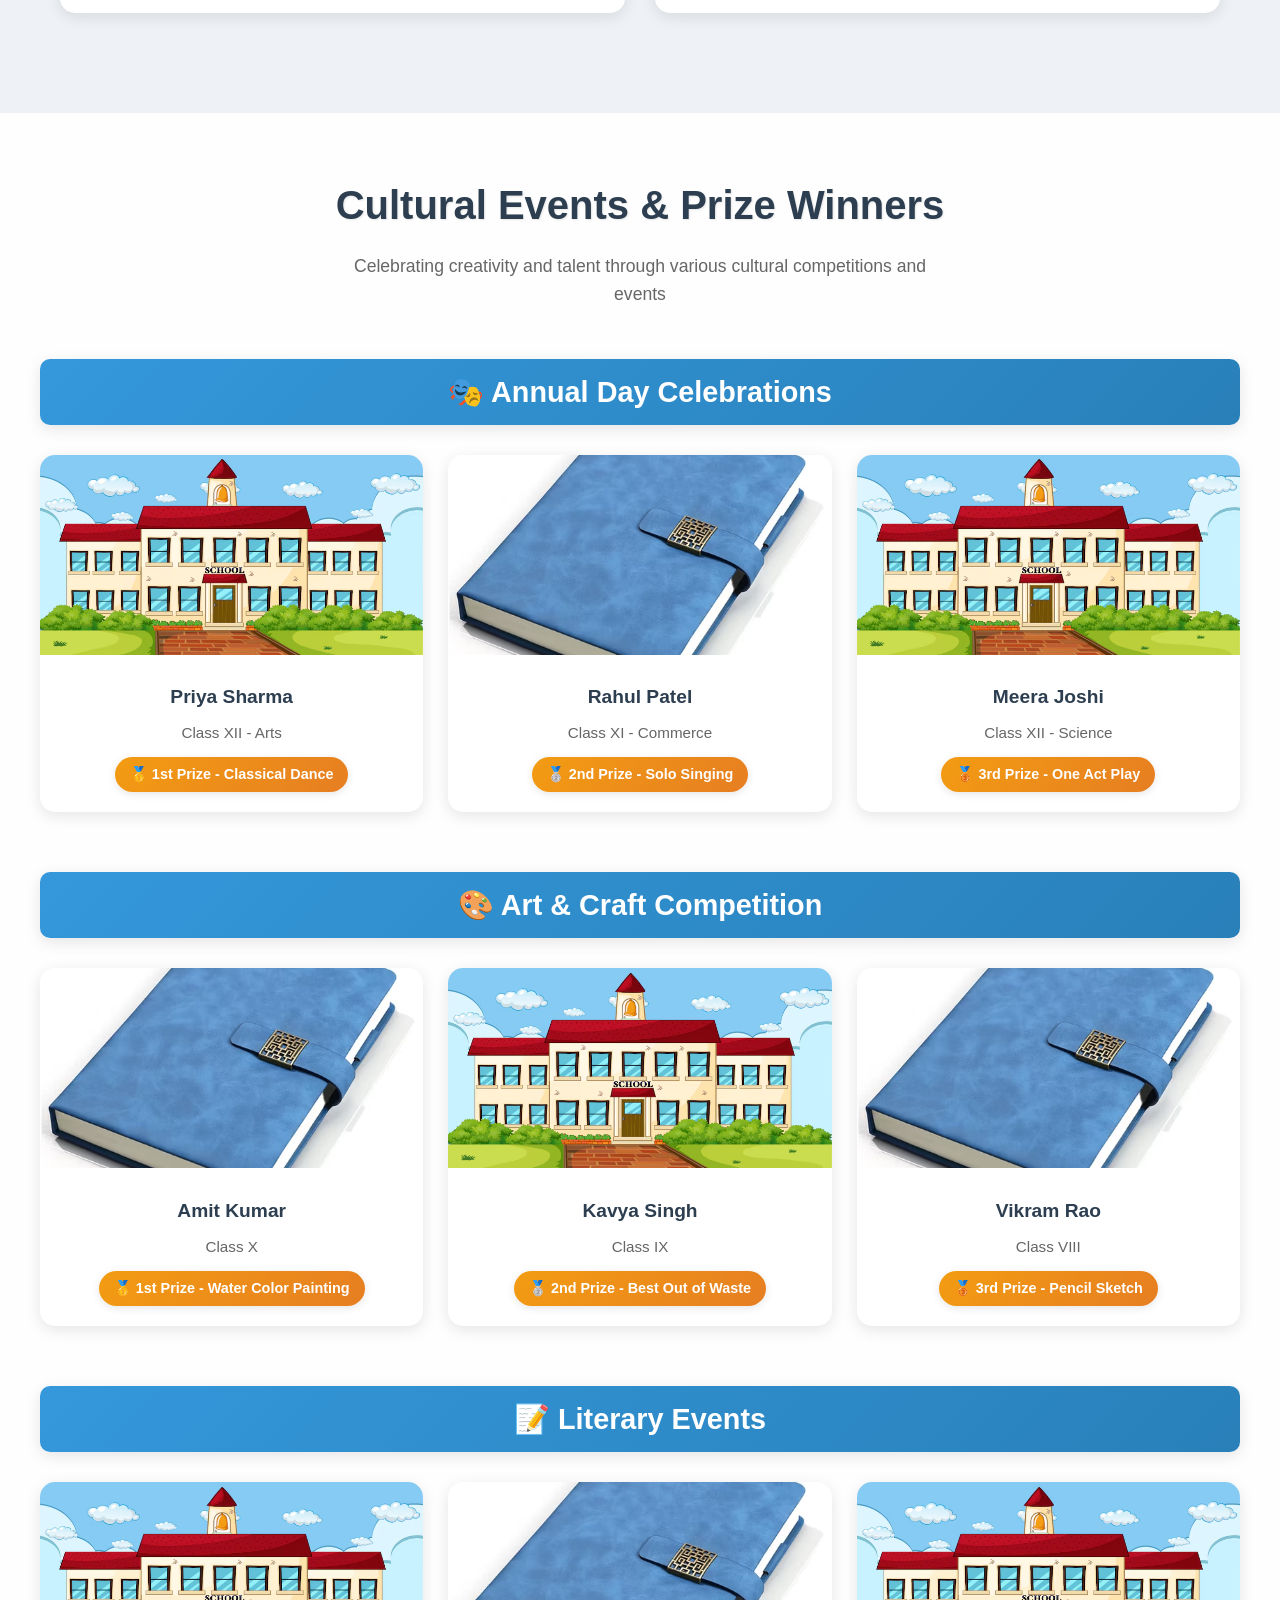
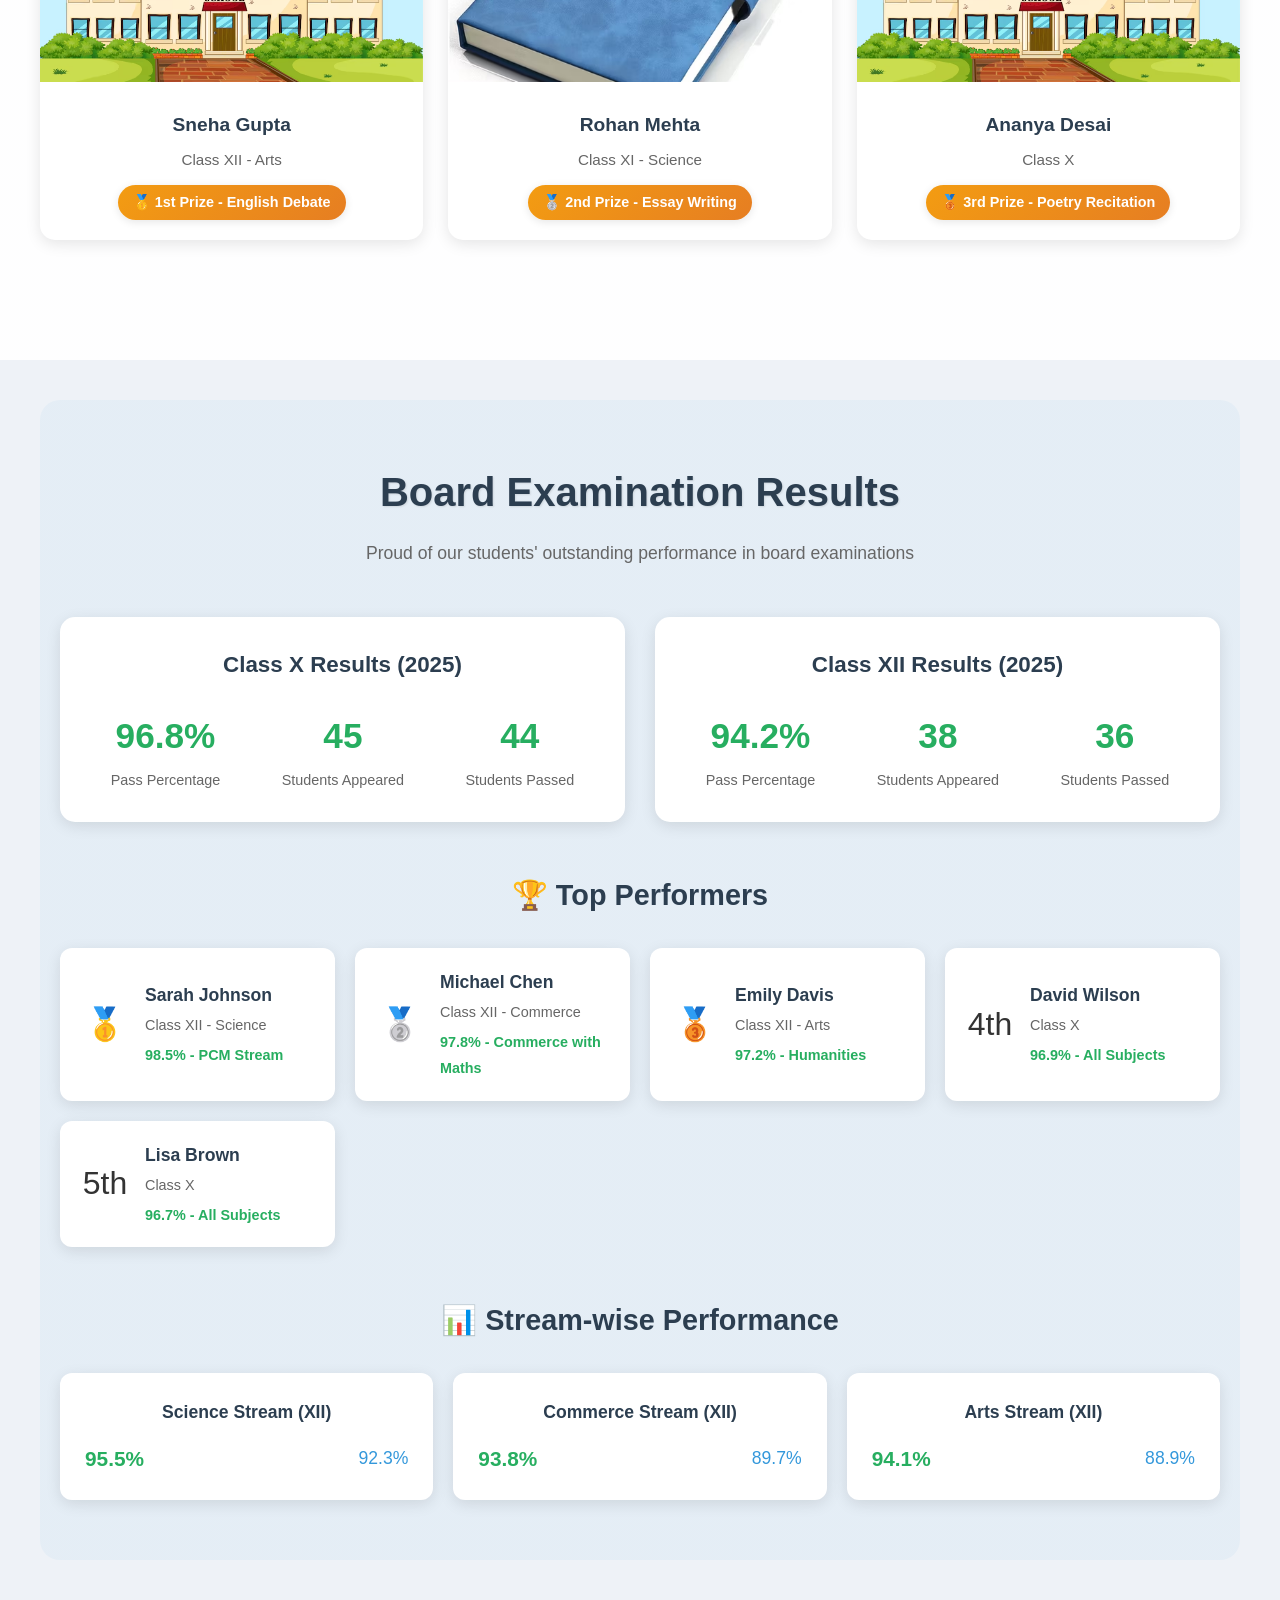
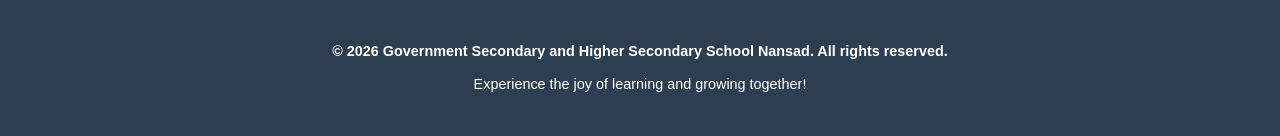
<file: school-life.html>
<!DOCTYPE html>
<html lang="en">
<head>
    <meta charset="UTF-8">
    <meta name="viewport" content="width=device-width, initial-scale=1.0">
    <title>School Life - Government Secondary and Higher Secondary School Nansad</title>
    <link rel="stylesheet" href="school-life.css">
</head>
<body>
    <header>
        <div class="header-content">
            <img src="school.avif" alt="School Logo" class="logo">
            <h1>Government Secondary and Higher Secondary School Nansad</h1>
        </div>
        <nav>
            <ul>
                <li><a href="index.html">Home</a></li>
                <li><a href="about-school.html">About School</a></li>
                <li><a href="stream.html">Streams</a></li>
                <li> <a href="Staff.html">School Staff</a></li>
                <li><a href="facilities.html">Facilities</a></li>
                <li><a href="gallery.html">Gallery</a></li>
                <li><a href="school-life.html">School Life</a></li>
                <li><a href="contact.html">Contact</a></li>
                <li><a href="admissions.html">Admissions</a></li>
                <li><a href="student-manage.html">Student Details</a></li>
            </ul>
        </nav>
    </header>


    <main>
        <section class="hero">
            <div class="hero-content">
                <h2>Experience School Life</h2>
                <p>Discover the vibrant community, activities, and experiences that make our school special</p>
                <a href="#activities" class="cta-button">Explore Activities</a>
            </div>
        </section>

        <section id="activities" class="activities">
            <h2>School Activities & Events</h2>
            <div class="activity-grid">
                <div class="activity-card">
                    <div class="activity-icon">🎓</div>
                    <h3>Academic Excellence</h3>
                    <p>Regular assessments, competitions, and academic achievements that inspire learning.</p>
                </div>
                <div class="activity-card">
                    <div class="activity-icon">⚽</div>
                    <h3>Sports & Games</h3>
                    <p>Football, cricket, volleyball, and indoor games promoting physical fitness and teamwork.</p>
                </div>
                <div class="activity-card">
                    <div class="activity-icon">🎭</div>
                    <h3>Cultural Events</h3>
                    <p>Annual day celebrations, dance competitions, and cultural festivals showcasing talent.</p>
                </div>
                <div class="activity-card">
                    <div class="activity-icon">🌱</div>
                    <h3>Environmental Activities</h3>
                    <p>Tree planting, cleanliness drives, and eco-friendly initiatives for a better tomorrow.</p>
                </div>
                <div class="activity-card">
                    <div class="activity-icon">📚</div>
                    <h3>Library Sessions</h3>
                    <p>Reading programs, book clubs, and literary competitions to foster a love for reading.</p>
                </div>
                <div class="activity-card">
                    <div class="activity-icon">🎨</div>
                    <h3>Arts & Crafts</h3>
                    <p>Drawing, painting, and craft workshops to nurture creativity and artistic skills.</p>
                </div>
            </div>
        </section>

        <section class="daily-life">
            <h2>A Day in School Life</h2>
            <div class="timeline">
                <div class="timeline-item">
                    <div class="time">7:30 AM</div>
                    <div class="event">
                        <h4>School Assembly</h4>
                        <p>Morning prayer, national anthem, and daily announcements</p>
                    </div>
                </div>
                <div class="timeline-item">
                    <div class="time">8:00 AM</div>
                    <div class="event">
                        <h4>First Period</h4>
                        <p>Engaging classes with interactive teaching methods</p>
                    </div>
                </div>
                <div class="timeline-item">
                    <div class="time">10:30 AM</div>
                    <div class="event">
                        <h4>Break Time</h4>
                        <p>Recreation and nutritious snacks in the cafeteria</p>
                    </div>
                </div>
                <div class="timeline-item">
                    <div class="time">1:00 PM</div>
                    <div class="event">
                        <h4>Lunch Break</h4>
                        <p>Healthy meals and social interaction with friends</p>
                    </div>
                </div>
                <div class="timeline-item">
                    <div class="time">2:00 PM</div>
                    <div class="event">
                        <h4>Afternoon Sessions</h4>
                        <p>Practical classes, labs, and extracurricular activities</p>
                    </div>
                </div>
                <div class="timeline-item">
                    <div class="time">4:00 PM</div>
                    <div class="event">
                        <h4>Sports & Activities</h4>
                        <p>Games, clubs, and special interest groups</p>
                    </div>
                </div>
            </div>
        </section>

        <section class="student-life">
            <div class="student-showcase">
                <div class="student-card">
                    <h3>Student Achievements</h3>
                    <ul>
                        <li>🏆 Academic Excellence Awards</li>
                        <li>🥇 Sports Championships</li>
                        <li>🎨 Art & Cultural Competitions</li>
                        <li>📖 Science Fair Winners</li>
                        <li>🌍 Community Service Recognition</li>
                    </ul>
                </div>
                <div class="student-card">
                    <h3>Student Council</h3>
                    <p>Student-led initiatives and leadership programs that develop responsible citizens.</p>
                    <div class="council-roles">
                        <span>GS (General Secretary)</span>
                        <span>Vice GS (General Secretary)</span>
                        <span>Secretary</span>
                        <span>Treasurer</span>
                    </div>
                </div>
            </div>
        </section>

        <section class="cultural-events">
            <h2>Cultural Events & Prize Winners</h2>
            <p class="section-intro">Celebrating creativity and talent through various cultural competitions and events</p>

            <div class="events-gallery">
                <div class="event-category">
                    <h3>🎭 Annual Day Celebrations</h3>
                    <div class="winners-grid">
                        <div class="winner-card">
                            <img src="school.avif" alt="Dance Competition Winner" class="winner-photo">
                            <div class="winner-info">
                                <h4>Priya Sharma</h4>
                                <p>Class XII - Arts</p>
                                <span class="prize">🥇 1st Prize - Classical Dance</span>
                            </div>
                        </div>
                        <div class="winner-card">
                            <img src="notebook.avif" alt="Singing Competition Winner" class="winner-photo">
                            <div class="winner-info">
                                <h4>Rahul Patel</h4>
                                <p>Class XI - Commerce</p>
                                <span class="prize">🥈 2nd Prize - Solo Singing</span>
                            </div>
                        </div>
                        <div class="winner-card">
                            <img src="school.avif" alt="Drama Competition Winner" class="winner-photo">
                            <div class="winner-info">
                                <h4>Meera Joshi</h4>
                                <p>Class XII - Science</p>
                                <span class="prize">🥉 3rd Prize - One Act Play</span>
                            </div>
                        </div>
                    </div>
                </div>

                <div class="event-category">
                    <h3>🎨 Art & Craft Competition</h3>
                    <div class="winners-grid">
                        <div class="winner-card">
                            <img src="notebook.avif" alt="Painting Winner" class="winner-photo">
                            <div class="winner-info">
                                <h4>Amit Kumar</h4>
                                <p>Class X</p>
                                <span class="prize">🥇 1st Prize - Water Color Painting</span>
                            </div>
                        </div>
                        <div class="winner-card">
                            <img src="school.avif" alt="Craft Winner" class="winner-photo">
                            <div class="winner-info">
                                <h4>Kavya Singh</h4>
                                <p>Class IX</p>
                                <span class="prize">🥈 2nd Prize - Best Out of Waste</span>
                            </div>
                        </div>
                        <div class="winner-card">
                            <img src="notebook.avif" alt="Drawing Winner" class="winner-photo">
                            <div class="winner-info">
                                <h4>Vikram Rao</h4>
                                <p>Class VIII</p>
                                <span class="prize">🥉 3rd Prize - Pencil Sketch</span>
                            </div>
                        </div>
                    </div>
                </div>

                <div class="event-category">
                    <h3>📝 Literary Events</h3>
                    <div class="winners-grid">
                        <div class="winner-card">
                            <img src="school.avif" alt="Debate Winner" class="winner-photo">
                            <div class="winner-info">
                                <h4>Sneha Gupta</h4>
                                <p>Class XII - Arts</p>
                                <span class="prize">🥇 1st Prize - English Debate</span>
                            </div>
                        </div>
                        <div class="winner-card">
                            <img src="notebook.avif" alt="Essay Winner" class="winner-photo">
                            <div class="winner-info">
                                <h4>Rohan Mehta</h4>
                                <p>Class XI - Science</p>
                                <span class="prize">🥈 2nd Prize - Essay Writing</span>
                            </div>
                        </div>
                        <div class="winner-card">
                            <img src="school.avif" alt="Poetry Winner" class="winner-photo">
                            <div class="winner-info">
                                <h4>Ananya Desai</h4>
                                <p>Class X</p>
                                <span class="prize">🥉 3rd Prize - Poetry Recitation</span>
                            </div>
                        </div>
                    </div>
                </div>
            </div>
        </section>

        <section class="board-results">
            <h2>Board Examination Results</h2>
            <p class="section-intro">Proud of our students' outstanding performance in board examinations</p>

            <div class="results-container">
                <div class="results-summary">
                    <div class="result-card">
                        <h3>Class X Results (2025)</h3>
                        <div class="result-stats">
                            <div class="stat">
                                <span class="percentage">96.8%</span>
                                <span class="label">Pass Percentage</span>
                            </div>
                            <div class="stat">
                                <span class="percentage">45</span>
                                <span class="label">Students Appeared</span>
                            </div>
                            <div class="stat">
                                <span class="percentage">44</span>
                                <span class="label">Students Passed</span>
                            </div>
                        </div>
                    </div>

                    <div class="result-card">
                        <h3>Class XII Results (2025)</h3>
                        <div class="result-stats">
                            <div class="stat">
                                <span class="percentage">94.2%</span>
                                <span class="label">Pass Percentage</span>
                            </div>
                            <div class="stat">
                                <span class="percentage">38</span>
                                <span class="label">Students Appeared</span>
                            </div>
                            <div class="stat">
                                <span class="percentage">36</span>
                                <span class="label">Students Passed</span>
                            </div>
                        </div>
                    </div>
                </div>

                <div class="top-performers">
                    <h3>🏆 Top Performers</h3>
                    <div class="performers-grid">
                        <div class="performer-card">
                            <div class="rank">🥇</div>
                            <div class="performer-info">
                                <h4>Sarah Johnson</h4>
                                <p>Class XII - Science</p>
                                <span class="score">98.5% - PCM Stream</span>
                            </div>
                        </div>
                        <div class="performer-card">
                            <div class="rank">🥈</div>
                            <div class="performer-info">
                                <h4>Michael Chen</h4>
                                <p>Class XII - Commerce</p>
                                <span class="score">97.8% - Commerce with Maths</span>
                            </div>
                        </div>
                        <div class="performer-card">
                            <div class="rank">🥉</div>
                            <div class="performer-info">
                                <h4>Emily Davis</h4>
                                <p>Class XII - Arts</p>
                                <span class="score">97.2% - Humanities</span>
                            </div>
                        </div>
                        <div class="performer-card">
                            <div class="rank">4th</div>
                            <div class="performer-info">
                                <h4>David Wilson</h4>
                                <p>Class X</p>
                                <span class="score">96.9% - All Subjects</span>
                            </div>
                        </div>
                        <div class="performer-card">
                            <div class="rank">5th</div>
                            <div class="performer-info">
                                <h4>Lisa Brown</h4>
                                <p>Class X</p>
                                <span class="score">96.7% - All Subjects</span>
                            </div>
                        </div>
                    </div>
                </div>

                <div class="stream-results">
                    <h3>📊 Stream-wise Performance</h3>
                    <div class="stream-grid">
                        <div class="stream-card">
                            <h4>Science Stream (XII)</h4>
                            <div class="stream-stats">
                                <span class="pass-rate">95.5%</span>
                                <span class="avg-score">92.3%</span>
                            </div>
                        </div>
                        <div class="stream-card">
                            <h4>Commerce Stream (XII)</h4>
                            <div class="stream-stats">
                                <span class="pass-rate">93.8%</span>
                                <span class="avg-score">89.7%</span>
                            </div>
                        </div>
                        <div class="stream-card">
                            <h4>Arts Stream (XII)</h4>
                            <div class="stream-stats">
                                <span class="pass-rate">94.1%</span>
                                <span class="avg-score">88.9%</span>
                            </div>
                        </div>
                    </div>
                </div>
            </div>
        </section>
    </main>

    <footer>
        <p>&copy; 2026 Government Secondary and Higher Secondary School Nansad. All rights reserved.</p>
        <p>Experience the joy of learning and growing together!</p>
    </footer>
</body>
</html>
</file>
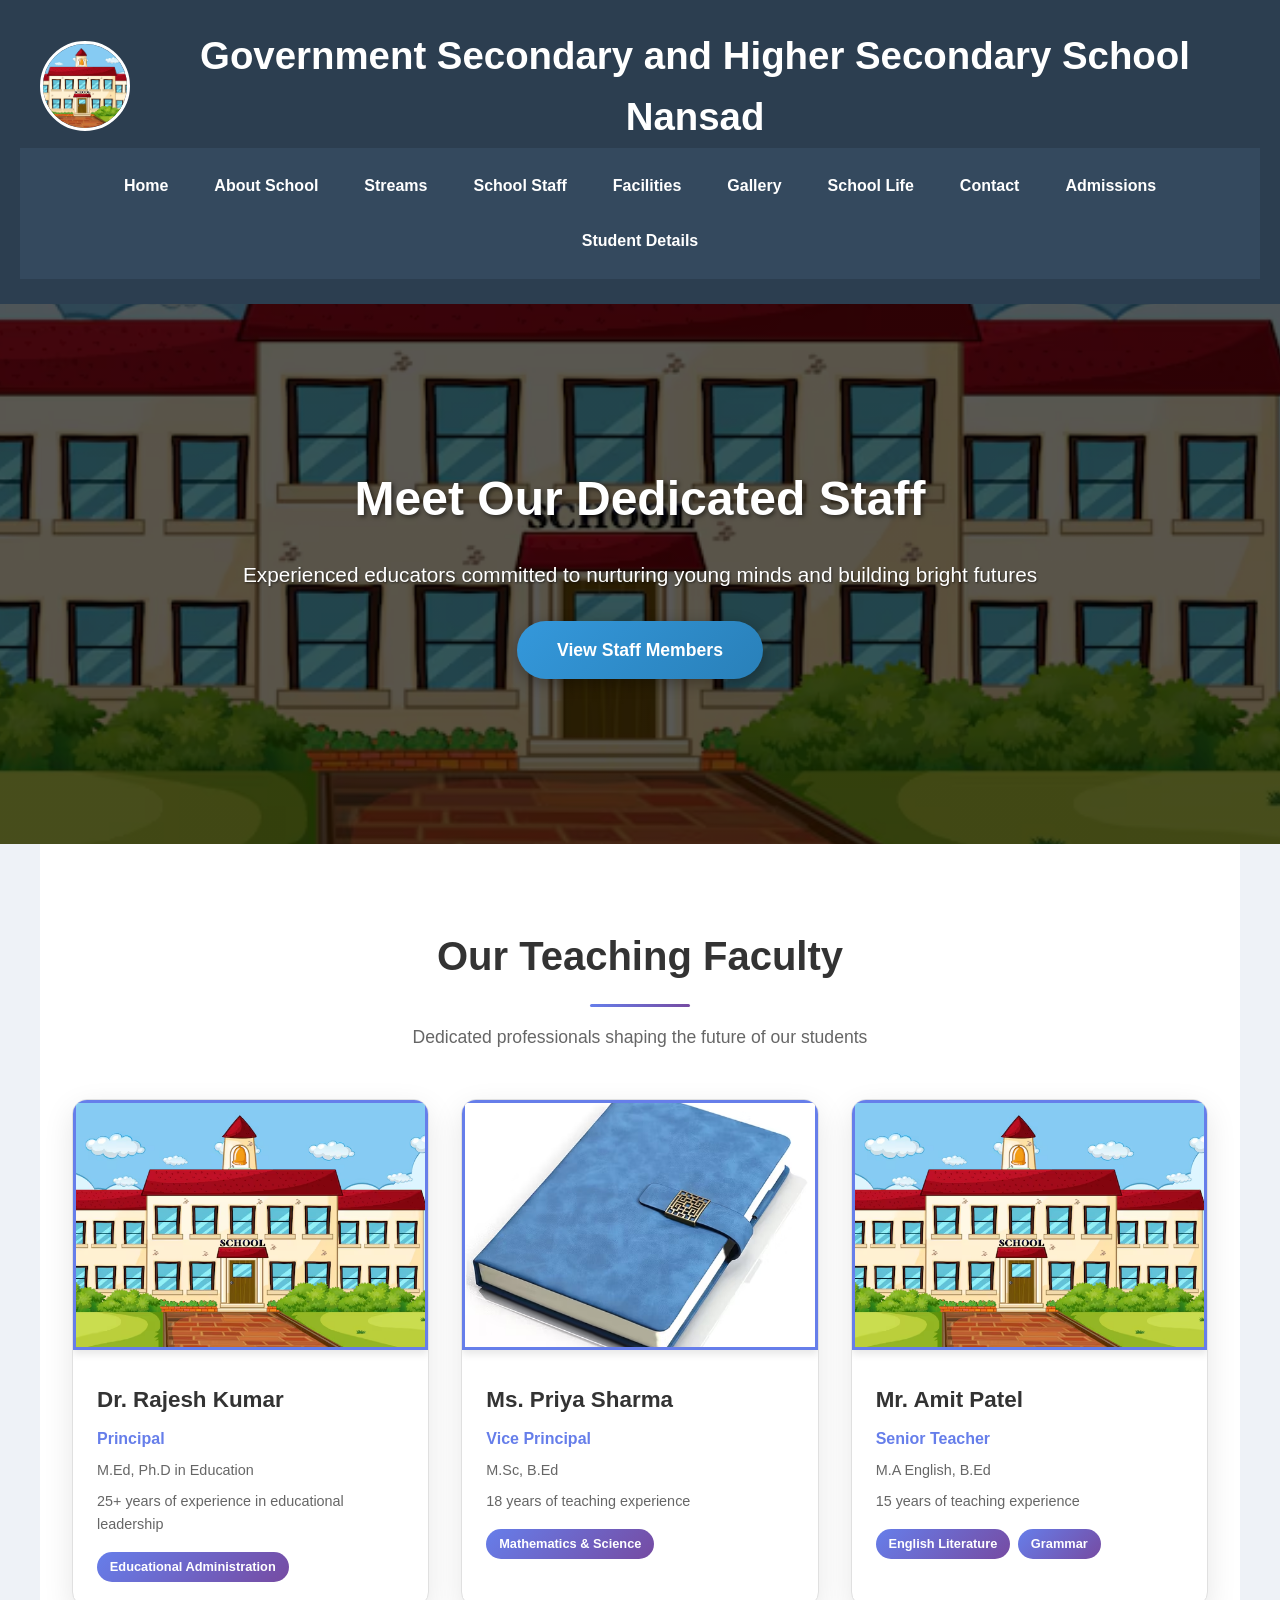
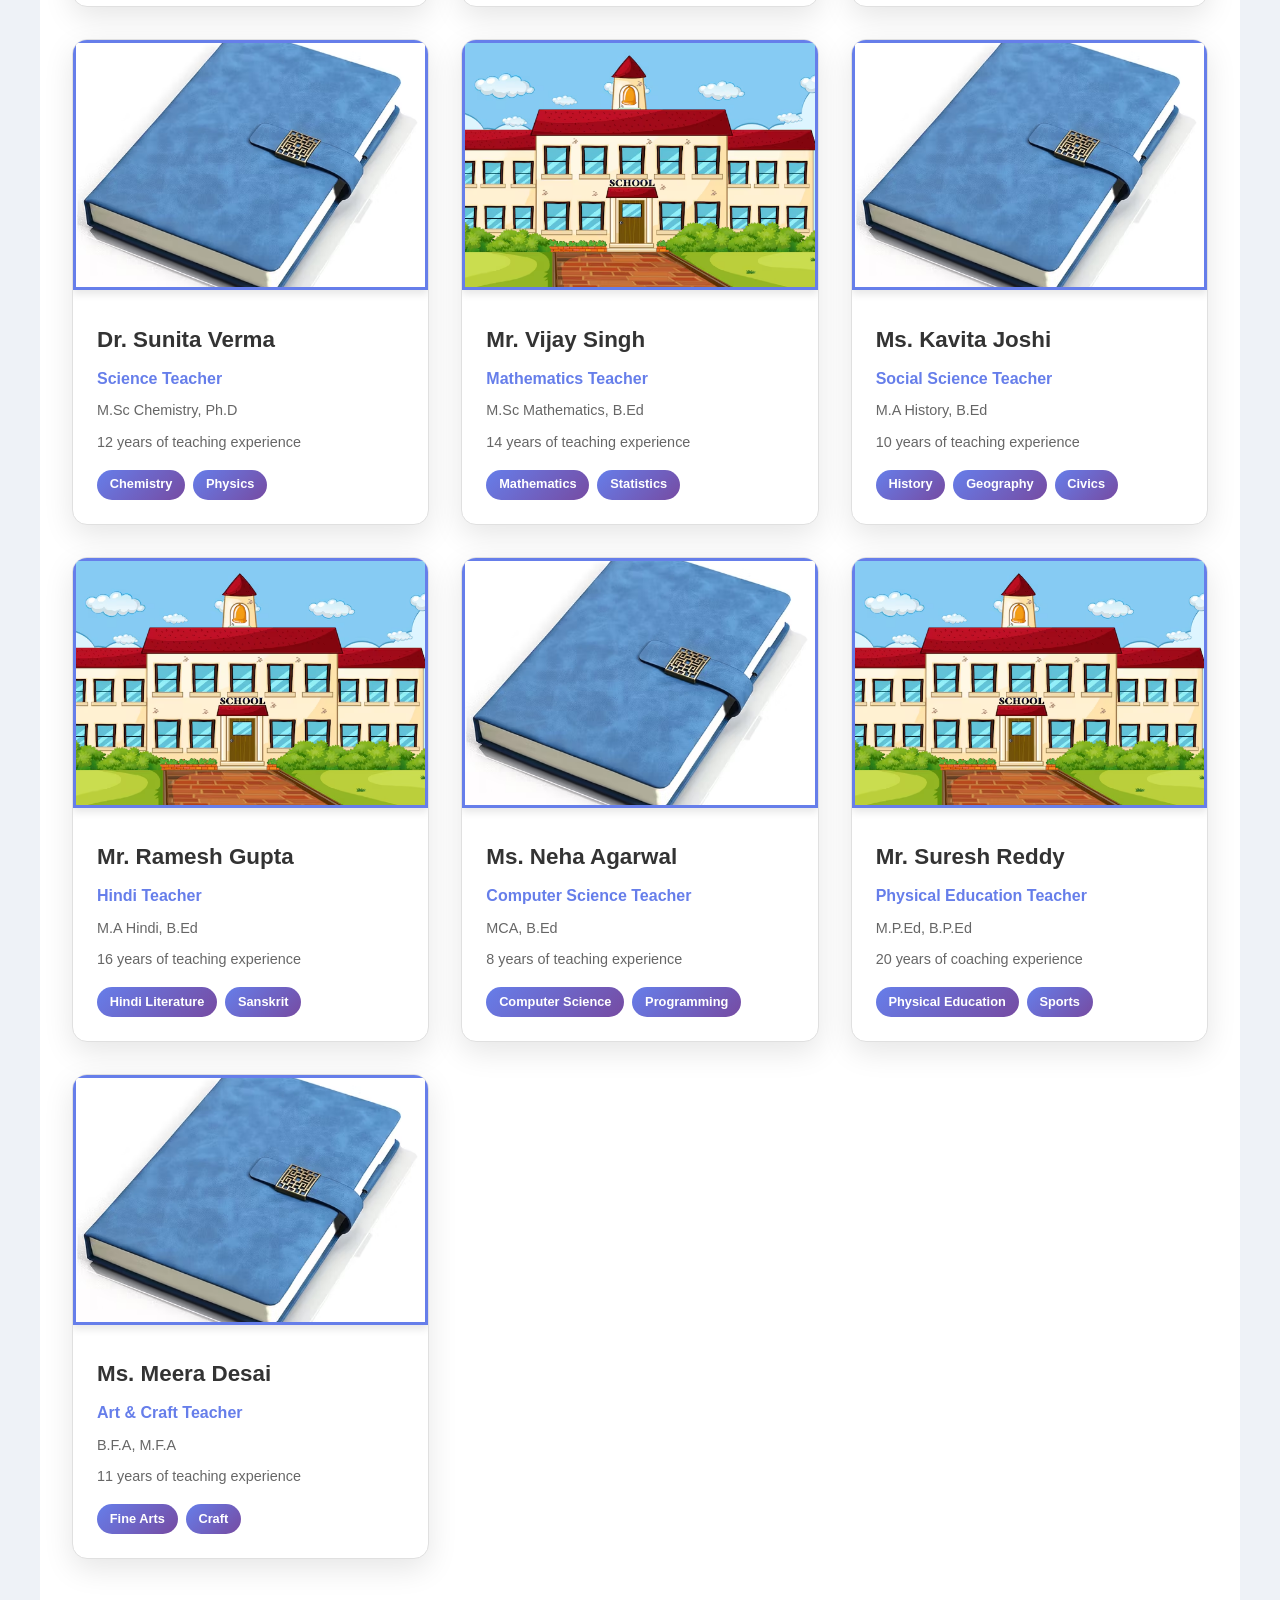
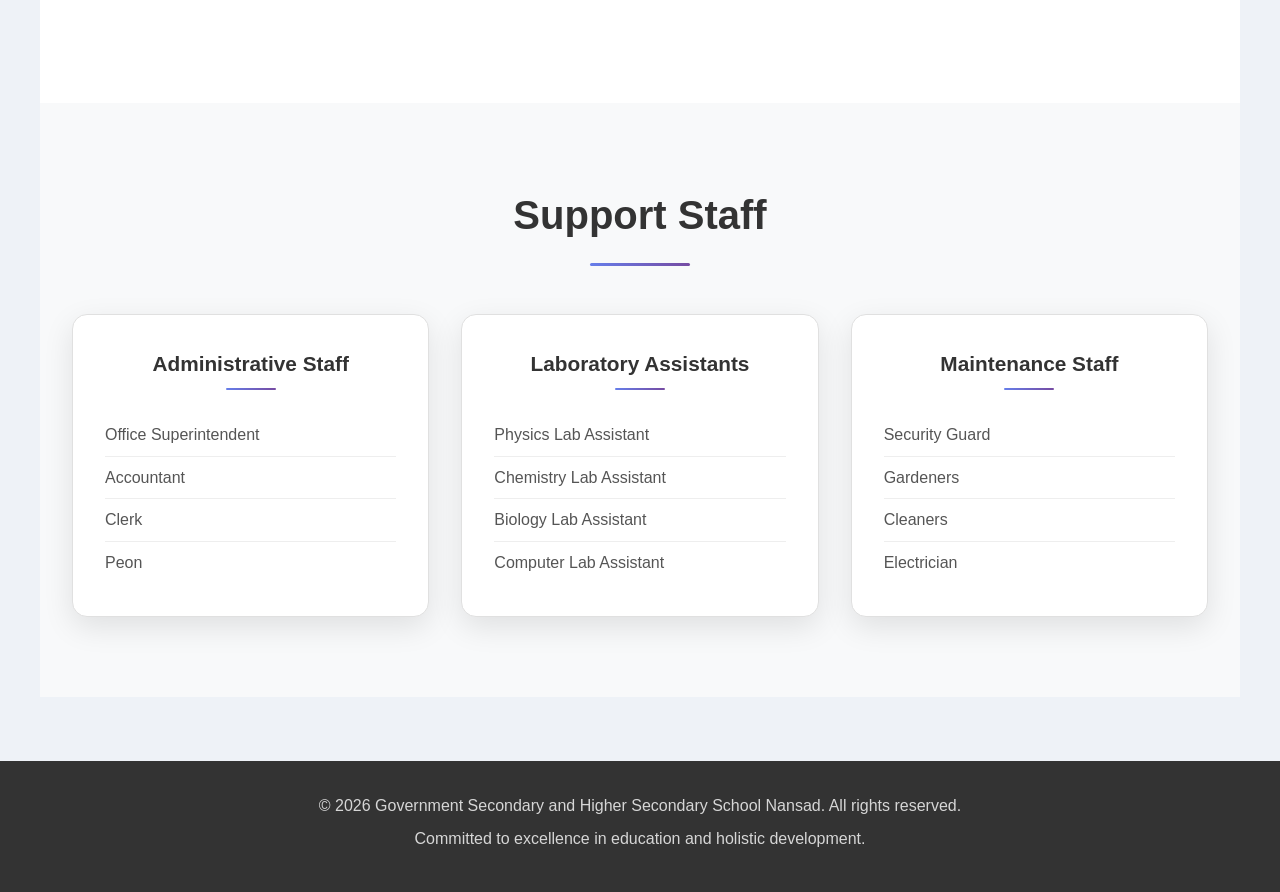
<file: Staff.html>
<!DOCTYPE html>
<html lang="en">
<head>
    <meta charset="UTF-8">
    <meta name="viewport" content="width=device-width, initial-scale=1.0">
    <title>School Staff - Government Secondary and Higher Secondary School Nansad</title>
    <link rel="stylesheet" href="staff.css">
</head>
<body>
    <header>
        <div class="header-content">
            <img src="school.avif" alt="School Logo" class="logo">
            <h1>Government Secondary and Higher Secondary School Nansad</h1>
        </div>
        <nav>
            <ul>
                <li><a href="index.html">Home</a></li>
                <li><a href="about-school.html">About School</a></li>
                <li><a href="stream.html">Streams</a></li>
                <li> <a href="Staff.html">School Staff</a></li>
                <li><a href="facilities.html">Facilities</a></li>
                <li><a href="gallery.html">Gallery</a></li>
                <li><a href="school-life.html">School Life</a></li>
                <li><a href="contact.html">Contact</a></li>
                <li><a href="admissions.html">Admissions</a></li>
                <li><a href="student-manage.html">Student Details</a></li>
            </ul>
        </nav>
    </header>


    <main>
        <section class="hero">
            <div class="hero-content">
                <h2>Meet Our Dedicated Staff</h2>
                <p>Experienced educators committed to nurturing young minds and building bright futures</p>
                <a href="#staff-members" class="cta-button">View Staff Members</a>
            </div>
        </section>

        <section id="staff-members" class="staff-section">
            <h2>Our Teaching Faculty</h2>
            <p class="section-intro">Dedicated professionals shaping the future of our students</p>

            <div class="staff-grid">
                <div class="staff-card">
                    <img src="school.avif" alt="Principal" class="staff-photo">
                    <div class="staff-info">
                        <h3>Dr. Rajesh Kumar</h3>
                        <p class="position">Principal</p>
                        <p class="qualification">M.Ed, Ph.D in Education</p>
                        <p class="experience">25+ years of experience in educational leadership</p>
                        <div class="subjects">
                            <span>Educational Administration</span>
                        </div>
                    </div>
                </div>

                <div class="staff-card">
                    <img src="notebook.avif" alt="Vice Principal" class="staff-photo">
                    <div class="staff-info">
                        <h3>Ms. Priya Sharma</h3>
                        <p class="position">Vice Principal</p>
                        <p class="qualification">M.Sc, B.Ed</p>
                        <p class="experience">18 years of teaching experience</p>
                        <div class="subjects">
                            <span>Mathematics & Science</span>
                        </div>
                    </div>
                </div>

                <div class="staff-card">
                    <img src="school.avif" alt="English Teacher" class="staff-photo">
                    <div class="staff-info">
                        <h3>Mr. Amit Patel</h3>
                        <p class="position">Senior Teacher</p>
                        <p class="qualification">M.A English, B.Ed</p>
                        <p class="experience">15 years of teaching experience</p>
                        <div class="subjects">
                            <span>English Literature</span>
                            <span>Grammar</span>
                        </div>
                    </div>
                </div>

                <div class="staff-card">
                    <img src="notebook.avif" alt="Science Teacher" class="staff-photo">
                    <div class="staff-info">
                        <h3>Dr. Sunita Verma</h3>
                        <p class="position">Science Teacher</p>
                        <p class="qualification">M.Sc Chemistry, Ph.D</p>
                        <p class="experience">12 years of teaching experience</p>
                        <div class="subjects">
                            <span>Chemistry</span>
                            <span>Physics</span>
                        </div>
                    </div>
                </div>

                <div class="staff-card">
                    <img src="school.avif" alt="Mathematics Teacher" class="staff-photo">
                    <div class="staff-info">
                        <h3>Mr. Vijay Singh</h3>
                        <p class="position">Mathematics Teacher</p>
                        <p class="qualification">M.Sc Mathematics, B.Ed</p>
                        <p class="experience">14 years of teaching experience</p>
                        <div class="subjects">
                            <span>Mathematics</span>
                            <span>Statistics</span>
                        </div>
                    </div>
                </div>

                <div class="staff-card">
                    <img src="notebook.avif" alt="Social Science Teacher" class="staff-photo">
                    <div class="staff-info">
                        <h3>Ms. Kavita Joshi</h3>
                        <p class="position">Social Science Teacher</p>
                        <p class="qualification">M.A History, B.Ed</p>
                        <p class="experience">10 years of teaching experience</p>
                        <div class="subjects">
                            <span>History</span>
                            <span>Geography</span>
                            <span>Civics</span>
                        </div>
                    </div>
                </div>

                <div class="staff-card">
                    <img src="school.avif" alt="Hindi Teacher" class="staff-photo">
                    <div class="staff-info">
                        <h3>Mr. Ramesh Gupta</h3>
                        <p class="position">Hindi Teacher</p>
                        <p class="qualification">M.A Hindi, B.Ed</p>
                        <p class="experience">16 years of teaching experience</p>
                        <div class="subjects">
                            <span>Hindi Literature</span>
                            <span>Sanskrit</span>
                        </div>
                    </div>
                </div>

                <div class="staff-card">
                    <img src="notebook.avif" alt="Computer Teacher" class="staff-photo">
                    <div class="staff-info">
                        <h3>Ms. Neha Agarwal</h3>
                        <p class="position">Computer Science Teacher</p>
                        <p class="qualification">MCA, B.Ed</p>
                        <p class="experience">8 years of teaching experience</p>
                        <div class="subjects">
                            <span>Computer Science</span>
                            <span>Programming</span>
                        </div>
                    </div>
                </div>

                <div class="staff-card">
                    <img src="school.avif" alt="Physical Education Teacher" class="staff-photo">
                    <div class="staff-info">
                        <h3>Mr. Suresh Reddy</h3>
                        <p class="position">Physical Education Teacher</p>
                        <p class="qualification">M.P.Ed, B.P.Ed</p>
                        <p class="experience">20 years of coaching experience</p>
                        <div class="subjects">
                            <span>Physical Education</span>
                            <span>Sports</span>
                        </div>
                    </div>
                </div>

                <div class="staff-card">
                    <img src="notebook.avif" alt="Art Teacher" class="staff-photo">
                    <div class="staff-info">
                        <h3>Ms. Meera Desai</h3>
                        <p class="position">Art & Craft Teacher</p>
                        <p class="qualification">B.F.A, M.F.A</p>
                        <p class="experience">11 years of teaching experience</p>
                        <div class="subjects">
                            <span>Fine Arts</span>
                            <span>Craft</span>
                        </div>
                    </div>
                </div>
            </div>
        </section>

        <section class="support-staff">
            <h2>Support Staff</h2>
            <div class="support-grid">
                <div class="support-card">
                    <h3>Administrative Staff</h3>
                    <ul>
                        <li>Office Superintendent</li>
                        <li>Accountant</li>
                        <li>Clerk</li>
                        <li>Peon</li>
                    </ul>
                </div>
                <div class="support-card">
                    <h3>Laboratory Assistants</h3>
                    <ul>
                        <li>Physics Lab Assistant</li>
                        <li>Chemistry Lab Assistant</li>
                        <li>Biology Lab Assistant</li>
                        <li>Computer Lab Assistant</li>
                    </ul>
                </div>
                <div class="support-card">
                    <h3>Maintenance Staff</h3>
                    <ul>
                        <li>Security Guard</li>
                        <li>Gardeners</li>
                        <li>Cleaners</li>
                        <li>Electrician</li>
                    </ul>
                </div>
            </div>
        </section>
    </main>

    <footer>
        <p>&copy; 2026 Government Secondary and Higher Secondary School Nansad. All rights reserved.</p>
        <p>Committed to excellence in education and holistic development.</p>
    </footer>
</body>
</html>
</file>
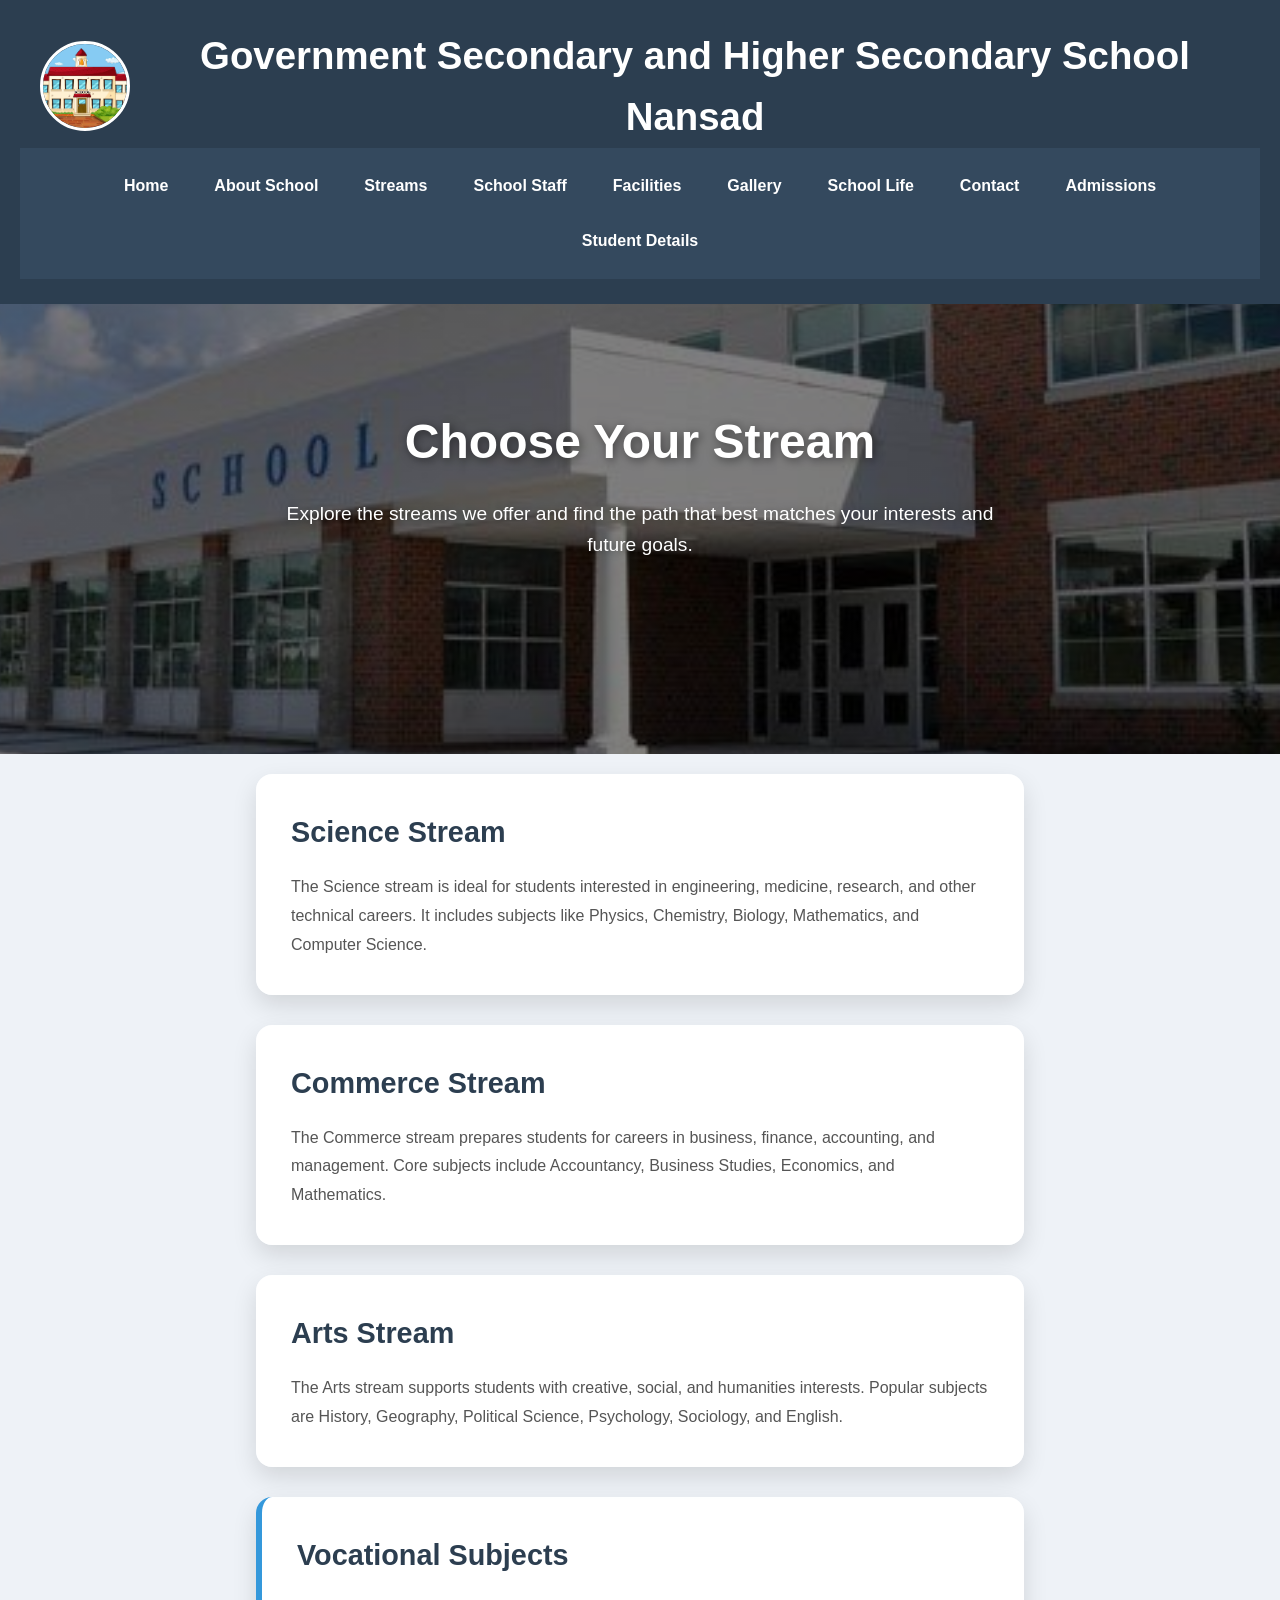
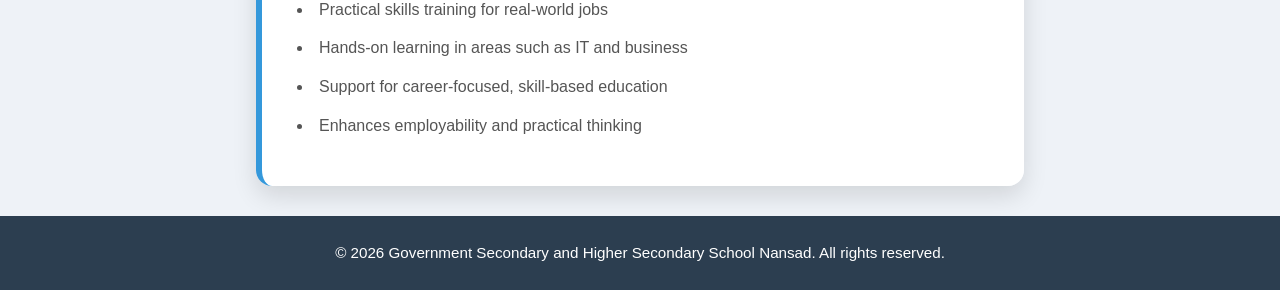
<file: stream.html>
<!DOCTYPE html>
<html lang="en">
<head>
    <meta charset="UTF-8">
    <meta name="viewport" content="width=device-width, initial-scale=1.0">
    <title>Streams | Government Secondary and Higher Secondary School Nansad</title>
    <link rel="stylesheet" href="stream.css">
</head>
<body>
    <header>
        <div class="header-content">
            <img src="school.avif" alt="School Logo" class="logo">
            <h1>Government Secondary and Higher Secondary School Nansad</h1>
        </div>
        <nav>
            <ul>
                <li><a href="index.html">Home</a></li>
                <li><a href="about-school.html">About School</a></li>
                <li><a href="stream.html">Streams</a></li>
                <li> <a href="Staff.html">School Staff</a></li>
                <li><a href="facilities.html">Facilities</a></li>
                <li><a href="gallery.html">Gallery</a></li>
                <li><a href="school-life.html">School Life</a></li>
                <li><a href="contact.html">Contact</a></li>
                <li><a href="admissions.html">Admissions</a></li>
                <li><a href="student-manage.html">Student Details</a></li>
            </ul>
        </nav>
    </header>
 
    <main>
        <section class="hero">
            <div class="hero-content">
                <h2>Choose Your Stream</h2>
                <p>Explore the streams we offer and find the path that best matches your interests and future goals.</p>
            </div>
        </section>

        <section class="section-card">
            <h2>Science Stream</h2>
            <p>The Science stream is ideal for students interested in engineering, medicine, research, and other technical careers. It includes subjects like Physics, Chemistry, Biology, Mathematics, and Computer Science.</p>
        </section>

        <section class="section-card">
            <h2>Commerce Stream</h2>
            <p>The Commerce stream prepares students for careers in business, finance, accounting, and management. Core subjects include Accountancy, Business Studies, Economics, and Mathematics.</p>
        </section>

        <section class="section-card">
            <h2>Arts Stream</h2>
            <p>The Arts stream supports students with creative, social, and humanities interests. Popular subjects are History, Geography, Political Science, Psychology, Sociology, and English.</p>
        </section>

        <section class="section-card highlight-card">
            <h2>Vocational Subjects</h2>
            <ul>
                <li>Practical skills training for real-world jobs</li>
                <li>Hands-on learning in areas such as IT and business</li>
                <li>Support for career-focused, skill-based education</li>
                <li>Enhances employability and practical thinking</li>
            </ul>
        </section>
    </main>

    <footer>
        <p>&copy; 2026 Government Secondary and Higher Secondary School Nansad. All rights reserved.</p>
    </footer>
</body>
</html>
</file>
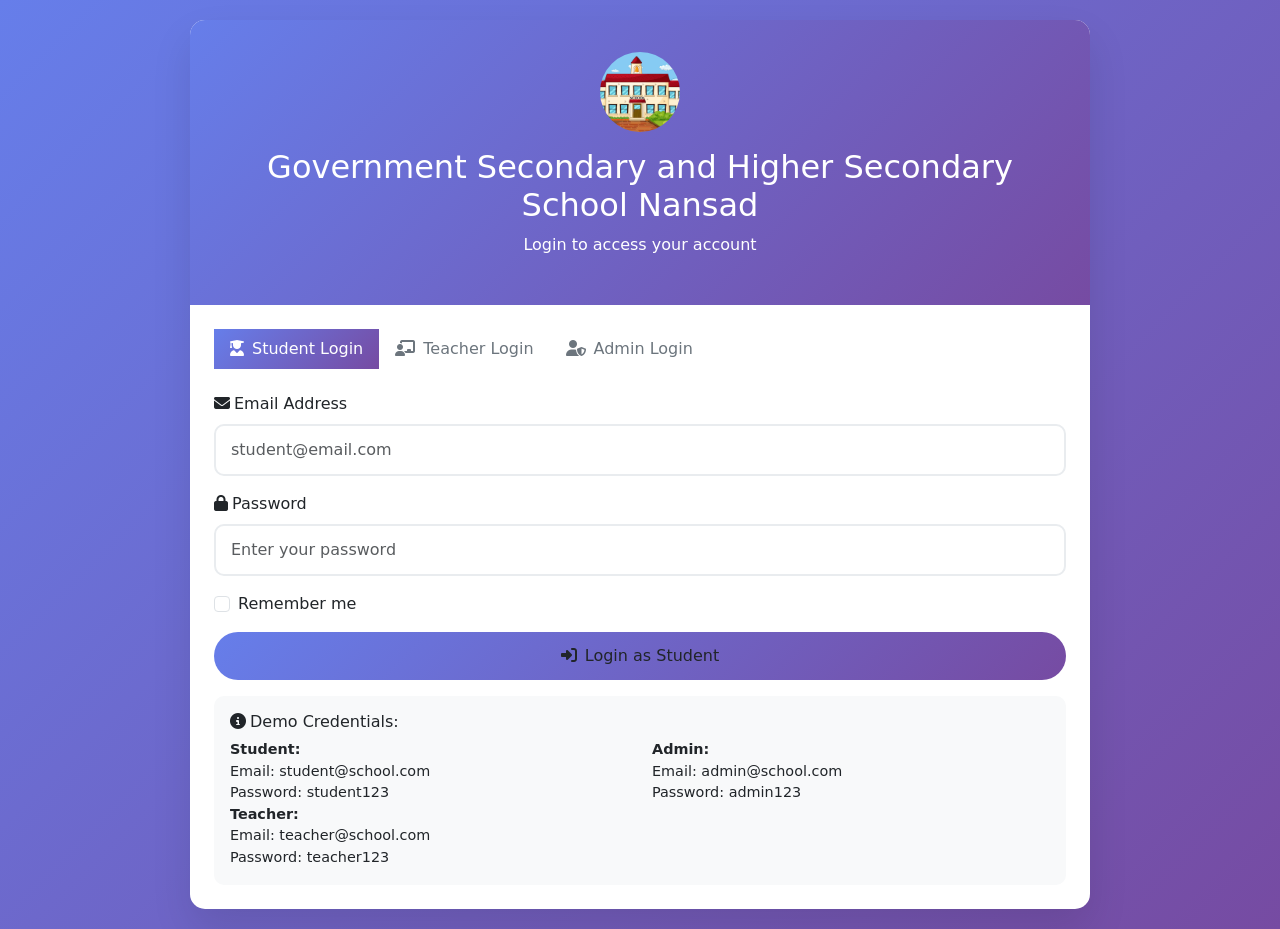
<file: student-dashboard.html>
<!DOCTYPE html>
<html lang="en">
<head>
    <meta charset="UTF-8">
    <meta name="viewport" content="width=device-width, initial-scale=1.0">
    <title>Student Dashboard - Government Secondary School Nansad</title>
    <link rel="stylesheet" href="styles.css">
    <link href="https://cdn.jsdelivr.net/npm/bootstrap@5.3.0/dist/css/bootstrap.min.css" rel="stylesheet">
    <link href="https://cdnjs.cloudflare.com/ajax/libs/font-awesome/6.4.0/css/all.min.css" rel="stylesheet">
    <style>
        .dashboard-header {
            background: linear-gradient(135deg, #667eea 0%, #764ba2 100%);
            color: white;
            padding: 2rem 0;
            margin-bottom: 2rem;
        }
        .student-card {
            border: none;
            border-radius: 15px;
            box-shadow: 0 10px 30px rgba(0, 0, 0, 0.1);
            margin-bottom: 2rem;
            transition: transform 0.3s ease;
        }
        .student-card:hover {
            transform: translateY(-5px);
        }
        .stats-card {
            background: linear-gradient(135deg, #667eea 0%, #764ba2 100%);
            color: white;
            border-radius: 15px;
            padding: 1.5rem;
            text-align: center;
            height: 100%;
        }
        .grade-badge {
            padding: 0.5rem 1rem;
            border-radius: 20px;
            font-weight: bold;
            font-size: 0.9rem;
        }
        .grade-A { background-color: #28a745; color: white; }
        .grade-B { background-color: #17a2b8; color: white; }
        .grade-C { background-color: #ffc107; color: black; }
        .grade-D { background-color: #fd7e14; color: white; }
        .grade-F { background-color: #dc3545; color: white; }
        .profile-img {
            width: 120px;
            height: 120px;
            border-radius: 50%;
            object-fit: cover;
            border: 5px solid #667eea;
        }
        .logout-btn {
            position: absolute;
            top: 20px;
            right: 20px;
            background: rgba(255, 255, 255, 0.2);
            border: 1px solid rgba(255, 255, 255, 0.3);
            color: white;
        }
        .logout-btn:hover {
            background: rgba(255, 255, 255, 0.3);
            color: white;
        }
    </style>
</head>
<body>
    <header>
        <div class="header-content">
            <img src="school.avif" alt="School Logo" class="logo">
            <h1>Government Secondary and Higher Secondary School Nansad</h1>
            <button class="btn logout-btn" onclick="logout()">
                <i class="fas fa-sign-out-alt me-1"></i>Logout
            </button>
        </div>
        <nav>
            <ul>
                <li><a href="index.html">Home</a></li>
                <li><a href="about-school.html">About School</a></li>
                <li><a href="stream.html">Streams</a></li>
                <li><a href="Staff.html">School Staff</a></li>
                <li><a href="facilities.html">Facilities</a></li>
                <li><a href="gallery.html">Gallery</a></li>
                <li><a href="school-life.html">School Life</a></li>
                <li><a href="contact.html">Contact</a></li>
                <li><a href="admissions.html">Admissions</a></li>
            </ul>
        </nav>
    </header>

    <main class="container my-5">
        <div class="dashboard-header text-center">
            <h2><i class="fas fa-tachometer-alt me-2"></i>Student Dashboard</h2>
            <p>Welcome back, <span id="studentName">Student</span>!</p>
        </div>

        <!-- Student Profile -->
        <div class="card student-card">
            <div class="card-body">
                <div class="row align-items-center">
                    <div class="col-md-3 text-center">
                        <img src="notebook.avif" alt="Student Photo" class="profile-img mb-3">
                    </div>
                    <div class="col-md-6">
                        <h3 id="fullName">Riya Sharma</h3>
                        <div class="row">
                            <div class="col-sm-6">
                                <p><i class="fas fa-id-card me-2"></i><strong>Roll No:</strong> <span id="rollNo">001</span></p>
                                <p><i class="fas fa-graduation-cap me-2"></i><strong>Class:</strong> <span id="class">X</span></p>
                                <p><i class="fas fa-users me-2"></i><strong>Section:</strong> <span id="section">A</span></p>
                            </div>
                            <div class="col-sm-6">
                                <p><i class="fas fa-envelope me-2"></i><strong>Email:</strong> <span id="email">student@school.com</span></p>
                                <p><i class="fas fa-phone me-2"></i><strong>Phone:</strong> <span id="phone">+91 9876543210</span></p>
                                <p><i class="fas fa-calendar me-2"></i><strong>DOB:</strong> <span id="dob">15/05/2008</span></p>
                            </div>
                        </div>
                    </div>
                    <div class="col-md-3 text-center">
                        <div class="stats-card">
                            <i class="fas fa-trophy fa-2x mb-2"></i>
                            <h4 id="rank">1st</h4>
                            <small>Class Rank</small>
                        </div>
                    </div>
                </div>
            </div>
        </div>

        <!-- Performance Stats -->
        <div class="row mb-4">
            <div class="col-md-3">
                <div class="stats-card">
                    <i class="fas fa-calendar-check fa-2x mb-2"></i>
                    <h3 id="attendance">95%</h3>
                    <small>Attendance</small>
                </div>
            </div>
            <div class="col-md-3">
                <div class="stats-card">
                    <i class="fas fa-chart-line fa-2x mb-2"></i>
                    <h3 id="gpa">9.2</h3>
                    <small>GPA</small>
                </div>
            </div>
            <div class="col-md-3">
                <div class="stats-card">
                    <i class="fas fa-book fa-2x mb-2"></i>
                    <h3 id="subjects">5</h3>
                    <small>Subjects</small>
                </div>
            </div>
            <div class="col-md-3">
                <div class="stats-card">
                    <i class="fas fa-money-bill-wave fa-2x mb-2"></i>
                    <h3 id="fees">$0</h3>
                    <small>Pending Fees</small>
                </div>
            </div>
        </div>

        <!-- Academic Results -->
        <div class="card student-card">
            <div class="card-header">
                <h5 class="mb-0"><i class="fas fa-chart-bar me-2"></i>Academic Results</h5>
            </div>
            <div class="card-body">
                <div class="table-responsive">
                    <table class="table table-striped">
                        <thead>
                            <tr>
                                <th>Subject</th>
                                <th>Marks</th>
                                <th>Grade</th>
                                <th>Exam Type</th>
                                <th>Date</th>
                            </tr>
                        </thead>
                        <tbody id="resultsTable">
                            <tr>
                                <td>Mathematics</td>
                                <td>98</td>
                                <td><span class="grade-badge grade-A">A+</span></td>
                                <td>Final Exam</td>
                                <td>March 2024</td>
                            </tr>
                            <tr>
                                <td>Science</td>
                                <td>96</td>
                                <td><span class="grade-badge grade-A">A+</span></td>
                                <td>Final Exam</td>
                                <td>March 2024</td>
                            </tr>
                            <tr>
                                <td>English</td>
                                <td>94</td>
                                <td><span class="grade-badge grade-A">A</span></td>
                                <td>Final Exam</td>
                                <td>March 2024</td>
                            </tr>
                            <tr>
                                <td>Social Studies</td>
                                <td>92</td>
                                <td><span class="grade-badge grade-A">A</span></td>
                                <td>Final Exam</td>
                                <td>March 2024</td>
                            </tr>
                            <tr>
                                <td>Hindi</td>
                                <td>95</td>
                                <td><span class="grade-badge grade-A">A+</span></td>
                                <td>Final Exam</td>
                                <td>March 2024</td>
                            </tr>
                        </tbody>
                    </table>
                </div>
            </div>
        </div>

        <!-- Attendance Record -->
        <div class="card student-card">
            <div class="card-header">
                <h5 class="mb-0"><i class="fas fa-calendar-alt me-2"></i>Attendance Record (Last 30 Days)</h5>
            </div>
            <div class="card-body">
                <div class="row text-center">
                    <div class="col-md-3">
                        <div class="p-3 bg-success text-white rounded">
                            <h3 id="presentDays">28</h3>
                            <small>Present</small>
                        </div>
                    </div>
                    <div class="col-md-3">
                        <div class="p-3 bg-danger text-white rounded">
                            <h3 id="absentDays">1</h3>
                            <small>Absent</small>
                        </div>
                    </div>
                    <div class="col-md-3">
                        <div class="p-3 bg-warning text-white rounded">
                            <h3 id="lateDays">1</h3>
                            <small>Late</small>
                        </div>
                    </div>
                    <div class="col-md-3">
                        <div class="p-3 bg-info text-white rounded">
                            <h3 id="attendancePercent">95%</h3>
                            <small>Percentage</small>
                        </div>
                    </div>
                </div>
            </div>
        </div>

        <!-- Quick Actions -->
        <div class="card student-card">
            <div class="card-header">
                <h5 class="mb-0"><i class="fas fa-bolt me-2"></i>Quick Actions</h5>
            </div>
            <div class="card-body">
                <div class="row g-3">
                    <div class="col-md-3">
                        <button class="btn btn-outline-primary w-100" onclick="downloadReport()">
                            <i class="fas fa-download me-2"></i>Download Report Card
                        </button>
                    </div>
                    <div class="col-md-3">
                        <button class="btn btn-outline-success w-100" onclick="payFees()">
                            <i class="fas fa-money-bill-wave me-2"></i>Pay Fees
                        </button>
                    </div>
                    <div class="col-md-3">
                        <button class="btn btn-outline-info w-100" onclick="viewMessages()">
                            <i class="fas fa-envelope me-2"></i>Messages
                        </button>
                    </div>
                    <div class="col-md-3">
                        <button class="btn btn-outline-warning w-100" onclick="viewTimetable()">
                            <i class="fas fa-calendar-alt me-2"></i>Timetable
                        </button>
                    </div>
                </div>
            </div>
        </div>
    </main>

    <script src="https://cdn.jsdelivr.net/npm/bootstrap@5.3.0/dist/js/bootstrap.bundle.min.js"></script>
    <script>
        // Check if user is logged in
        document.addEventListener('DOMContentLoaded', function() {
            const userType = localStorage.getItem('userType');
            const userEmail = localStorage.getItem('userEmail');

            if (!userType || userType !== 'student') {
                window.location.href = 'login.html';
                return;
            }

            // Load student data based on email
            loadStudentData(userEmail);
        });

        // Load student data (simulated)
        function loadStudentData(email) {
            // In a real app, this would fetch data from server
            const students = {
                'student@school.com': {
                    name: 'Riya Sharma',
                    rollNo: '001',
                    class: 'X',
                    section: 'A',
                    email: 'student@school.com',
                    phone: '+91 9876543210',
                    dob: '15/05/2008',
                    rank: '1st',
                    attendance: '95%',
                    gpa: '9.2',
                    subjects: '5',
                    fees: '$0',
                    presentDays: '28',
                    absentDays: '1',
                    lateDays: '1',
                    attendancePercent: '95%'
                },
                'student2@school.com': {
                    name: 'Amit Kumar',
                    rollNo: '002',
                    class: 'X',
                    section: 'A',
                    email: 'student2@school.com',
                    phone: '+91 9876543211',
                    dob: '20/03/2008',
                    rank: '2nd',
                    attendance: '92%',
                    gpa: '8.8',
                    subjects: '5',
                    fees: '$50',
                    presentDays: '26',
                    absentDays: '2',
                    lateDays: '2',
                    attendancePercent: '92%'
                }
            };

            const student = students[email] || students['student@school.com'];

            // Update UI with student data
            document.getElementById('studentName').textContent = student.name;
            document.getElementById('fullName').textContent = student.name;
            document.getElementById('rollNo').textContent = student.rollNo;
            document.getElementById('class').textContent = student.class;
            document.getElementById('section').textContent = student.section;
            document.getElementById('email').textContent = student.email;
            document.getElementById('phone').textContent = student.phone;
            document.getElementById('dob').textContent = student.dob;
            document.getElementById('rank').textContent = student.rank;
            document.getElementById('attendance').textContent = student.attendance;
            document.getElementById('gpa').textContent = student.gpa;
            document.getElementById('subjects').textContent = student.subjects;
            document.getElementById('fees').textContent = student.fees;
            document.getElementById('presentDays').textContent = student.presentDays;
            document.getElementById('absentDays').textContent = student.absentDays;
            document.getElementById('lateDays').textContent = student.lateDays;
            document.getElementById('attendancePercent').textContent = student.attendancePercent;
        }

        // Logout function
        function logout() {
            localStorage.removeItem('userType');
            localStorage.removeItem('userEmail');
            window.location.href = 'login.html';
        }

        // Quick action functions
        function downloadReport() {
            alert('Report card download feature coming soon!');
        }

        function payFees() {
            alert('Online fee payment feature coming soon!');
        }

        function viewMessages() {
            alert('Messages feature coming soon!');
        }

        function viewTimetable() {
            alert('Timetable view feature coming soon!');
        }
    </script>
</body>
</html>
</file>
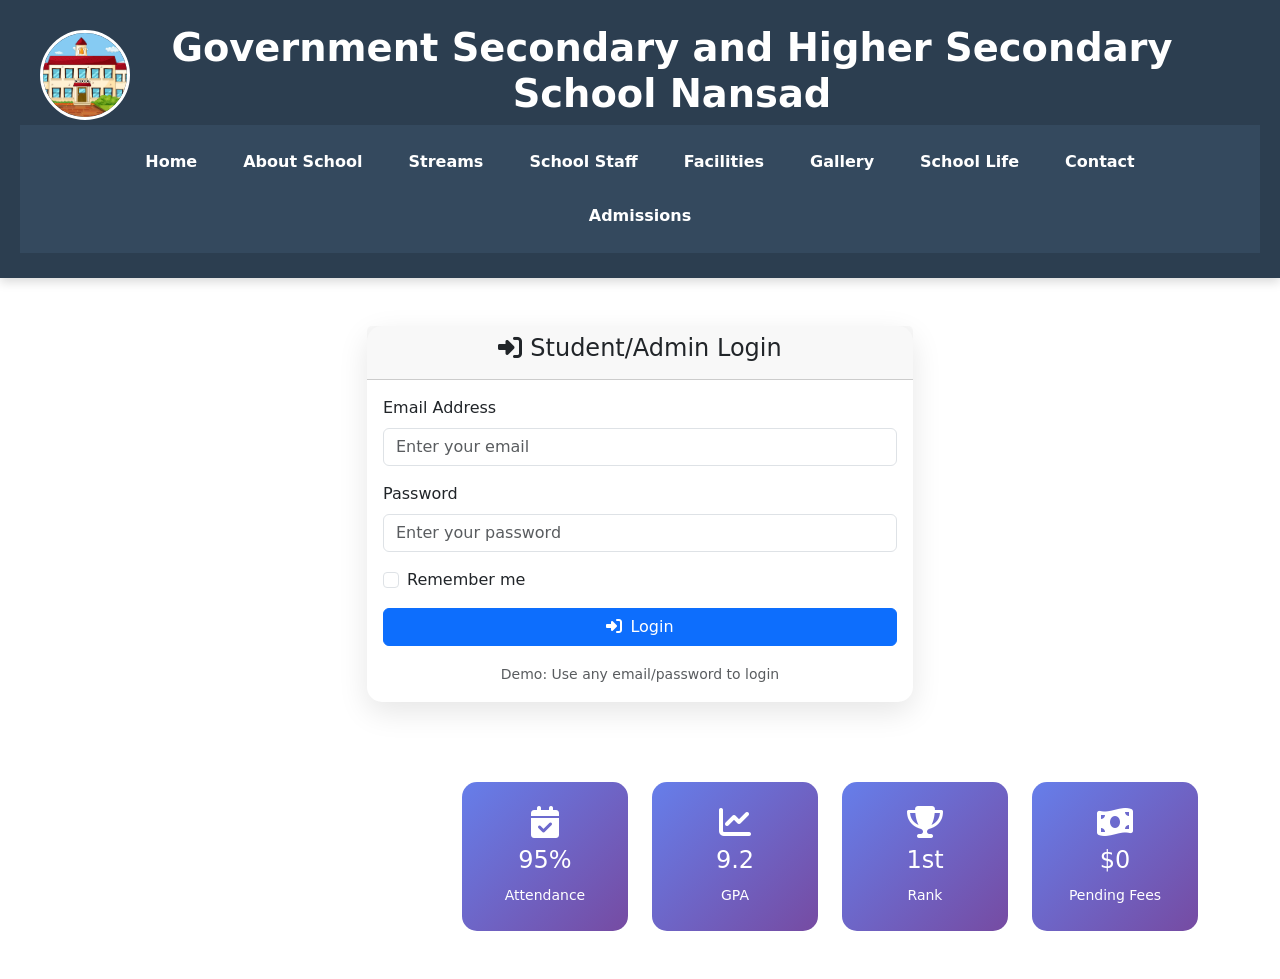
<file: student-details.html>
<!DOCTYPE html>
<html lang="en">
<head>
    <meta charset="UTF-8">
    <meta name="viewport" content="width=device-width, initial-scale=1.0">
    <title>Student Details - Government Secondary School Nansad</title>
    <link rel="stylesheet" href="styles.css">
    <link href="https://cdn.jsdelivr.net/npm/bootstrap@5.3.0/dist/css/bootstrap.min.css" rel="stylesheet">
    <link href="https://cdnjs.cloudflare.com/ajax/libs/font-awesome/6.4.0/css/all.min.css" rel="stylesheet">
    <style>
        .student-header {
            background: linear-gradient(135deg, #667eea 0%, #764ba2 100%);
            color: white;
            padding: 2rem 0;
            text-align: center;
        }
        .student-card {
            border: none;
            border-radius: 15px;
            box-shadow: 0 10px 30px rgba(0, 0, 0, 0.1);
            margin-bottom: 2rem;
        }
        .stats-card {
            background: linear-gradient(135deg, #667eea 0%, #764ba2 100%);
            color: white;
            border-radius: 15px;
            padding: 1.5rem;
            text-align: center;
        }
        .grade-badge {
            padding: 0.5rem 1rem;
            border-radius: 20px;
            font-weight: bold;
        }
        .grade-A { background-color: #28a745; color: white; }
        .grade-B { background-color: #17a2b8; color: white; }
        .grade-C { background-color: #ffc107; color: black; }
        .grade-D { background-color: #fd7e14; color: white; }
        .grade-F { background-color: #dc3545; color: white; }
    </style>
</head>
<body>
    <header>
        <div class="header-content">
            <img src="school.avif" alt="School Logo" class="logo">
            <h1>Government Secondary and Higher Secondary School Nansad</h1>
             <button class="btn logout-btn" onclick="logout()" style="color:white"></button>
        </div>
        <nav>
            <ul>
                <li><a href="index.html">Home</a></li>
                <li><a href="about-school.html">About School</a></li>
                <li><a href="stream.html">Streams</a></li>
                <li><a href="Staff.html">School Staff</a></li>
                <li><a href="facilities.html">Facilities</a></li>
                <li><a href="gallery.html">Gallery</a></li>
                <li><a href="school-life.html">School Life</a></li>
                <li><a href="contact.html">Contact</a></li>
                <li><a href="admissions.html">Admissions</a></li>
            </ul>
        </nav>
    </header>

    <main class="container my-5">
        <!-- Login Section -->
        <div class="row justify-content-center mb-5">
            <div class="col-md-6">
                <div class="card student-card">
                    <div class="card-header text-center">
                        <h4><i class="fas fa-sign-in-alt me-2"></i>Student/Admin Login</h4>
                    </div>
                    <div class="card-body">
                        <form>
                            <div class="mb-3">
                                <label for="email" class="form-label">Email Address</label>
                                <input type="email" class="form-control" id="email" placeholder="Enter your email">
                            </div>
                            <div class="mb-3">
                                <label for="password" class="form-label">Password</label>
                                <input type="password" class="form-control" id="password" placeholder="Enter your password">
                            </div>
                            <div class="mb-3 form-check">
                                <input type="checkbox" class="form-check-input" id="remember">
                                <label class="form-check-label" for="remember">Remember me</label>
                            </div>
                            <button type="submit" class="btn btn-primary w-100">
                                <i class="fas fa-sign-in-alt me-2"></i>Login
                            </button>
                        </form>
                        <div class="text-center mt-3">
                            <small class="text-muted">Demo: Use any email/password to login</small>
                        </div>
                    </div>
                </div>
            </div>
        </div>

        <div class="student-header">
            <h2><i class="fas fa-user-graduate me-2"></i>Student Details</h2>
            <p>View your academic information and performance</p>
        </div>

        <!-- Student Info -->
        <div class="row mt-4">
            <div class="col-md-4">
                <div class="card student-card">
                    <div class="card-body text-center">
                        <img src="notebook.avif" alt="Student Photo" class="rounded-circle mb-3" style="width: 100px; height: 100px; object-fit: cover;">
                        <h4>Riya Sharma</h4>
                        <p class="text-muted">Class X - Section A</p>
                        <p><i class="fas fa-id-card me-1"></i>Roll No: 001</p>
                        <p><i class="fas fa-envelope me-1"></i>riya.sharma@email.com</p>
                        <p><i class="fas fa-phone me-1"></i>+91 9876543210</p>
                    </div>
                </div>
            </div>

            <div class="col-md-8">
                <div class="row">
                    <div class="col-md-3">
                        <div class="stats-card">
                            <i class="fas fa-calendar-check fa-2x mb-2"></i>
                            <h4>95%</h4>
                            <small>Attendance</small>
                        </div>
                    </div>
                    <div class="col-md-3">
                        <div class="stats-card">
                            <i class="fas fa-chart-line fa-2x mb-2"></i>
                            <h4>9.2</h4>
                            <small>GPA</small>
                        </div>
                    </div>
                    <div class="col-md-3">
                        <div class="stats-card">
                            <i class="fas fa-trophy fa-2x mb-2"></i>
                            <h4>1st</h4>
                            <small>Rank</small>
                        </div>
                    </div>
                    <div class="col-md-3">
                        <div class="stats-card">
                            <i class="fas fa-money-bill-wave fa-2x mb-2"></i>
                            <h4>$0</h4>
                            <small>Pending Fees</small>
                        </div>
                    </div>
                </div>
            </div>
        </div>

        <!-- Academic Performance -->
        <div class="card student-card">
            <div class="card-header">
                <h5 class="mb-0"><i class="fas fa-chart-bar me-2"></i>Academic Performance</h5>
            </div>
            <div class="card-body">
                <div class="table-responsive">
                    <table class="table table-striped">
                        <thead>
                            <tr>
                                <th>Subject</th>
                                <th>Marks</th>
                                <th>Grade</th>
                                <th>Exam Type</th>
                                <th>Date</th>
                            </tr>
                        </thead>
                        <tbody>
                            <tr>
                                <td>Mathematics</td>
                                <td>98</td>
                                <td><span class="grade-badge grade-A">A+</span></td>
                                <td>Final Exam</td>
                                <td>March 2024</td>
                            </tr>
                            <tr>
                                <td>Science</td>
                                <td>96</td>
                                <td><span class="grade-badge grade-A">A+</span></td>
                                <td>Final Exam</td>
                                <td>March 2024</td>
                            </tr>
                            <tr>
                                <td>English</td>
                                <td>94</td>
                                <td><span class="grade-badge grade-A">A</span></td>
                                <td>Final Exam</td>
                                <td>March 2024</td>
                            </tr>
                            <tr>
                                <td>Social Studies</td>
                                <td>92</td>
                                <td><span class="grade-badge grade-A">A</span></td>
                                <td>Final Exam</td>
                                <td>March 2024</td>
                            </tr>
                            <tr>
                                <td>Hindi</td>
                                <td>95</td>
                                <td><span class="grade-badge grade-A">A+</span></td>
                                <td>Final Exam</td>
                                <td>March 2024</td>
                            </tr>
                        </tbody>
                    </table>
                </div>
            </div>
        </div>

        <!-- Attendance Record -->
        <div class="card student-card">
            <div class="card-header">
                <h5 class="mb-0"><i class="fas fa-calendar-alt me-2"></i>Attendance Record (Last 30 Days)</h5>
            </div>
            <div class="card-body">
                <div class="row text-center">
                    <div class="col-md-3">
                        <div class="p-3 bg-success text-white rounded">
                            <h3>28</h3>
                            <small>Present</small>
                        </div>
                    </div>
                    <div class="col-md-3">
                        <div class="p-3 bg-danger text-white rounded">
                            <h3>1</h3>
                            <small>Absent</small>
                        </div>
                    </div>
                    <div class="col-md-3">
                        <div class="p-3 bg-warning text-white rounded">
                            <h3>1</h3>
                            <small>Late</small>
                        </div>
                    </div>
                    <div class="col-md-3">
                        <div class="p-3 bg-info text-white rounded">
                            <h3>95%</h3>
                            <small>Percentage</small>
                        </div>
                    </div>
                </div>
            </div>
        </div>

        <!-- Quick Actions -->
        <div class="card student-card">
            <div class="card-header">
                <h5 class="mb-0"><i class="fas fa-bolt me-2"></i>Quick Actions</h5>
            </div>
            <div class="card-body">
                <div class="row g-3">
                    <div class="col-md-3">
                        <a href="#" class="btn btn-outline-primary w-100">
                            <i class="fas fa-download me-2"></i>Download Report Card
                        </a>
                    </div>
                    <div class="col-md-3">
                        <a href="#" class="btn btn-outline-success w-100">
                            <i class="fas fa-money-bill-wave me-2"></i>Pay Fees
                        </a>
                    </div>
                    <div class="col-md-3">
                        <a href="#" class="btn btn-outline-info w-100">
                            <i class="fas fa-envelope me-2"></i>Messages
                        </a>
                    </div>
                    <div class="col-md-3">
                        <a href="#" class="btn btn-outline-warning w-100">
                            <i class="fas fa-calendar-alt me-2"></i>Timetable
                        </a>
                    </div>
                </div>
            </div>
        </div>
    </main>

    <script src="https://cdn.jsdelivr.net/npm/bootstrap@5.3.0/dist/js/bootstrap.bundle.min.js"></script>
    <script>
        // Handle login form submission
        document.querySelector('form').addEventListener('submit', function(e) {
            e.preventDefault();

            const email = document.getElementById('email').value;
            const password = document.getElementById('password').value;

            if (email && password) {
                // Hide login section and show student details
                document.querySelector('.row.justify-content-center.mb-5').style.display = 'none';
                document.querySelector('.student-header').style.display = 'block';
                document.querySelectorAll('.student-card').forEach(card => {
                    if (!card.querySelector('h4').textContent.includes('Login')) {
                        card.style.display = 'block';
                    }
                });

                // Show success message
                showAlert('Login successful! Welcome to your dashboard.', 'success');
            } else {
                showAlert('Please enter both email and password.', 'danger');
            }
        });

        // Show alert function
        function showAlert(message, type) {
            const alertDiv = document.createElement('div');
            alertDiv.className = `alert alert-${type} alert-dismissible fade show`;
            alertDiv.innerHTML = `
                ${message}
                <button type="button" class="btn-close" data-bs-dismiss="alert"></button>
            `;
            document.querySelector('main').insertBefore(alertDiv, document.querySelector('main').firstChild);

            // Auto hide after 3 seconds
            setTimeout(() => {
                alertDiv.remove();
            }, 3000);
        }

        // Initially hide student details, show only login
        document.addEventListener('DOMContentLoaded', function() {
            document.querySelector('.student-header').style.display = 'none';
            document.querySelectorAll('.student-card').forEach(card => {
                if (!card.querySelector('h4') || !card.querySelector('h4').textContent.includes('Login')) {
                    card.style.display = 'none';
                }
            });
        });
    </script>
</body>
</html>
</file>
<file: styles.css>
/* Global Styles */
* {
    margin: 0;
    padding: 0;
    box-sizing: border-box;
}

body {
    font-family: 'Segoe UI', Tahoma, Geneva, Verdana, sans-serif;
    background-color: #eef2f7;
    color: #333;
    min-height: 100vh;
    line-height: 1.6;
}

/* Header */
header {
     background: #2c3e50;
    color: white;
    padding: 25px 20px;
    box-shadow: 0 4px 10px rgba(0, 0, 0, 0.15);
}

.header-content {
    display: flex;
    align-items: center;
    justify-content: center;
    gap: 20px;
    max-width: 1200px;
    margin: 0 auto;
}

.logo {
    width: 90px;
    height: 90px;
    object-fit: cover;
    border-radius: 50%;
    border: 3px solid white;
}

header h1 {
    font-size: 2.4em;
    font-weight: 700;
    text-align: center;
}

/* Navigation */
nav {
    background-color: #34495e;
    padding: 15px 0;
}

nav ul {
    list-style: none;
    display: flex;
    justify-content: center;
    gap: 10px;
    flex-wrap: wrap;
    max-width: 1200px;
    margin: 0 auto;
    padding: 0 20px;
}

nav a {
    color: white;
    text-decoration: none;
    padding: 10px 18px;
    border-radius: 6px;
    transition: all 0.3s ease;
    font-weight: 600;
    display: inline-block;
}

nav a:hover,
nav a.active {
    background-color: #3498db;
    box-shadow: 0 6px 15px rgba(0, 0, 0, 0.15);
}   
/* Hero Section */
.hero {
    background: linear-gradient(rgba(0, 0, 0, 0.5), rgba(0, 0, 0, 0.5)), url('The-school-visit-what-to-look-for-what-to-ask-1-750x325.jpg');
    background-size: cover;
    background-position: center;
    background-attachment: fixed;
    background-repeat: no-repeat;
    color: white;
    padding: 100px 20px;
    text-align: center;
    min-height: 60vh;
    display: flex;
    align-items: center;
    justify-content: center;
    position: relative;
}

.hero::before {
    content: '';
    position: absolute;
    top: 0;
    left: 0;
    right: 0;
    bottom: 0;
    background: rgba(0, 0, 0, 0.3);
    z-index: 1;
}

.hero-content {
    max-width: 800px;
    position: relative;
    z-index: 2;
    animation: fadeInUp 1s ease;
}

.hero h2 {
    font-size: 3em;
    margin-bottom: 20px;
    text-shadow: 2px 2px 4px rgba(0, 0, 0, 0.5);
    animation: slideInFromLeft 1s ease 0.2s both;
}

.hero p {
    font-size: 1.3em;
    margin-bottom: 30px;
    text-shadow: 1px 1px 2px rgba(0, 0, 0, 0.5);
    animation: slideInFromRight 1s ease 0.4s both;
}

.cta-button {
    display: inline-block;
    background: linear-gradient(135deg, #3498db 0%, #2980b9 100%);
    color: white;
    padding: 15px 40px;
    text-decoration: none;
    border-radius: 50px;
    font-size: 1.1em;
    font-weight: bold;
    transition: all 0.3s ease;
    box-shadow: 0 4px 15px rgba(0, 0, 0, 0.3);
    position: relative;
    overflow: hidden;
    animation: bounceIn 1s ease 0.6s both;
}

.cta-button::before {
    content: '';
    position: absolute;
    top: 0;
    left: -100%;
    width: 100%;
    height: 100%;
    background: linear-gradient(90deg, transparent, rgba(255, 255, 255, 0.2), transparent);
    transition: left 0.5s;
}

.cta-button:hover::before {
    left: 100%;
}

.cta-button:hover {
    transform: translateY(-3px);
    box-shadow: 0 8px 25px rgba(0, 0, 0, 0.4);
}

.cta-button:active {
    transform: translateY(-1px);
}

/* Features Section */
.features {
    display: grid;
    grid-template-columns: repeat(auto-fit, minmax(300px, 1fr));
    gap: 30px;
    padding: 60px 20px;
    max-width: 1200px;
    margin: 0 auto;
    position: relative;
}

.feature {
    background: white;
    border-radius: 15px;
    padding: 30px;
    text-align: center;
    box-shadow: 0 4px 15px rgba(0, 0, 0, 0.1);
    transition: all 0.3s ease;
    position: relative;
    overflow: hidden;
}

.feature::before {
    content: '';
    position: absolute;
    top: 0;
    left: -100%;
    width: 100%;
    height: 100%;
    background: linear-gradient(90deg, transparent, rgba(52, 152, 219, 0.1), transparent);
    transition: left 0.5s;
}

.feature:hover::before {
    left: 100%;
}

.feature:hover {
    transform: translateY(-10px) scale(1.02);
    box-shadow: 0 8px 25px rgba(0, 0, 0, 0.2);
}

.feature-image {
    width: 100%;
    height: 250px;
    object-fit: cover;
    border-radius: 10px;
    margin-bottom: 20px;
    border: 3px solid #3498db;
    transition: all 0.3s ease;
    box-shadow: 0 4px 8px rgba(0, 0, 0, 0.1);
}

.feature:hover .feature-image {
    transform: scale(1.05);
    border-color: #2980b9;
    box-shadow: 0 6px 12px rgba(0, 0, 0, 0.2);
}

.feature h3 {
    color: #2c3e50;
    margin-bottom: 15px;
    font-size: 1.4em;
    position: relative;
    z-index: 2;
}

.feature p {
    color: #666;
    line-height: 1.6;
    position: relative;
    z-index: 2;
}

/* Footer */
footer {
    background-color: #2c3e50;
    color: white;
    text-align: center;
    padding: 30px 20px;
    margin-top: 40px;
    position: relative;
}

footer p {
    margin: 10px 0;
    font-size: 0.9em;
}

footer p:first-child {
    font-weight: bold;
}

/* Animations */
@keyframes fadeInUp {
    from {
        opacity: 0;
        transform: translateY(30px);
    }
    to {
        opacity: 1;
        transform: translateY(0);
    }
}

@keyframes slideInFromLeft {
    from {
        opacity: 0;
        transform: translateX(-50px);
    }
    to {
        opacity: 1;
        transform: translateX(0);
    }
}

@keyframes slideInFromRight {
    from {
        opacity: 0;
        transform: translateX(50px);
    }
    to {
        opacity: 1;
        transform: translateX(0);
    }
}

@keyframes bounceIn {
    0% {
        opacity: 0;
        transform: scale(0.3);
    }
    50% {
        opacity: 1;
        transform: scale(1.05);
    }
    70% {
        transform: scale(0.9);
    }
    100% {
        opacity: 1;
        transform: scale(1);
    }
}

/* Accessibility */
@media (prefers-reduced-motion: reduce) {
    *,
    *::before,
    *::after {
        animation-duration: 0.01ms !important;
        animation-iteration-count: 1 !important;
        transition-duration: 0.01ms !important;
    }
}

/* Focus styles for accessibility */
nav a:focus,
.cta-button:focus {
    outline: 2px solid #3498db;
    outline-offset: 2px;
}

/* Responsive Design */
@media (max-width: 768px) {
    .header-content {
        flex-direction: column;
        text-align: center;
    }

    header h1 {
        font-size: 1.5em;
        margin-top: 15px;
    }

    nav ul {
        flex-direction: column;
        gap: 10px;
    }

    nav li {
        margin: 0;
    }

    nav a {
        display: block;
        padding: 12px 20px;
        text-align: center;
    }

    .hero {
        padding: 60px 20px;
        background-attachment: scroll; /* Better performance on mobile */
    }

    .hero h2 {
        font-size: 2em;
    }

    .hero p {
        font-size: 1.1em;
    }

    .features {
        grid-template-columns: 1fr;
        gap: 20px;
    }

    .feature {
        margin: 0;
    }

    .feature-image {
        height: 200px;
    }
}

@media (max-width: 480px) {
    header h1 {
        font-size: 1.2em;
    }

    .logo {
        height: 60px;
        margin-right: 0;
        margin-bottom: 10px;
    }

    .hero {
        padding: 40px 20px;
        min-height: 50vh;
    }

    .hero h2 {
        font-size: 1.5em;
    }

    .hero p {
        font-size: 1em;
    }

    .cta-button {
        padding: 12px 30px;
        font-size: 1em;
    }

    .feature {
        padding: 20px;
    }

    .feature-image {
        height: 180px;
        margin-bottom: 15px;
    }

    .feature h3 {
        font-size: 1.2em;
    }
    }

    .feature-icon {
        width: 60px;
        height: 60px;
    }


/* Board Rankers Section */
.board-rankers {
    background: linear-gradient(135deg, rgba(52, 152, 219, 0.05) 0%, rgba(52, 152, 219, 0.05) 100%);
    padding: 60px 20px;
    margin: 40px 0;
    text-align: center;
}

.board-rankers h2 {
    font-size: 2.5em;
    color: #2c3e50;
    margin-bottom: 15px;
    text-shadow: 1px 1px 2px rgba(0, 0, 0, 0.1);
}

.rankers-intro {
    font-size: 1.1em;
    color: #c4c3c3;
    margin-bottom: 40px;
    max-width: 600px;
    margin-left: auto;
    margin-right: auto;
}

.rankers-container {
    display: grid;
    grid-template-columns: repeat(auto-fit, minmax(400px, 1fr));
    gap: 40px;
    max-width: 1200px;
    margin: 0 auto 50px auto;
}

.class-rankers {
    background: white;
    border-radius: 15px;
    padding: 30px;
    box-shadow: 0 4px 15px rgba(0, 0, 0, 0.1);
    transition: all 0.3s ease;
}

.class-rankers:hover {
    transform: translateY(-5px);
    box-shadow: 0 8px 25px rgba(0, 0, 0, 0.2);
}

.class-rankers h3 {
    color: #2c3e50;
    font-size: 1.5em;
    margin-bottom: 25px;
    padding-bottom: 10px;
    border-bottom: 3px solid #3498db;
}

.rankers-grid {
    display: flex;
    flex-direction: column;
    gap: 15px;
}

.ranker-card {
    display: flex;
    align-items: center;
    background: #f8f9fa;
    border-radius: 10px;
    padding: 15px;
    transition: all 0.3s ease;
    border-left: 4px solid #3498db;
}

.ranker-card:hover {
    background: #e9ecef;
    transform: translateX(5px);
}

.ranker-card.top-ranker {
    background: linear-gradient(135deg, #fff3cd 0%, #ffeaa7 100%);
    border-left-color: #f39c12;
}

.ranker-card.top-ranker:hover {
    background: linear-gradient(135deg, #ffeaa7 0%, #fff3cd 100%);
}

.rank-badge {
    font-size: 1.5em;
    margin-right: 15px;
    min-width: 40px;
    text-align: center;
}

.ranker-info h4 {
    color: #2c3e50;
    margin-bottom: 5px;
    font-size: 1.1em;
    font-weight: bold;
}

.ranker-info p {
    color: #666;
    font-size: 0.9em;
    margin-bottom: 3px;
}

.score {
    color: #27ae60;
    font-weight: bold;
    font-size: 0.9em;
}

.rankers-stats {
    display: grid;
    grid-template-columns: repeat(auto-fit, minmax(200px, 1fr));
    gap: 20px;
    max-width: 800px;
    margin: 0 auto;
}

.stat-box {
    background: white;
    border-radius: 12px;
    padding: 25px;
    box-shadow: 0 4px 15px rgba(0, 0, 0, 0.1);
    transition: all 0.3s ease;
}

.stat-box:hover {
    transform: translateY(-3px);
    box-shadow: 0 6px 20px rgba(0, 0, 0, 0.15);
}

.stat-box h4 {
    color: #2c3e50;
    margin-bottom: 15px;
    font-size: 1.1em;
}

.stat-number {
    font-size: 2.5em;
    font-weight: bold;
    color: #27ae60;
    margin-bottom: 5px;
}

.stat-box p {
    color: #666;
    font-size: 0.9em;
    margin: 0;
}

/* Print styles */
@media print {
    .hero {
        background: white !important;
        color: black !important;
    }

    .cta-button {
        display: none;
    }

    nav {
        display: none;
    }
}
</file>
<file: about-school.css>
/* Global Styles */
* {
    margin: 0;
    padding: 0;
    box-sizing: border-box;
}

body {
    font-family: 'Segoe UI', Tahoma, Geneva, Verdana, sans-serif;
    background-color: #eef2f7;
    color: #333;
    min-height: 100vh;
    line-height: 1.6;
}

/* Card styles */
.card,
.feature,
.section-card,
.step-card,
.requirement-card,
.benefit-card,
.stat-card,
.ranker-card,
.activity-card,
.student-card,
.winner-card,
.result-card,
.highlight-card {
    background: white;
    border-radius: 15px;
    box-shadow: 0 15px 35px rgba(0, 0, 0, 0.08);
}

/* Header */
header {
    background-color: #2c3e50;
    color: white;
    padding: 25px 20px;
    box-shadow: 0 4px 10px rgba(0, 0, 0, 0.15); 
}

.header-content {
    display: flex;
    align-items: center;
    justify-content: center;
    gap: 20px;
    max-width: 1200px;
    margin: 0 auto;
}

.logo {
    width: 90px;
    height: 90px;
    object-fit: cover;
    border-radius: 50%;
    border: 3px solid white;
}

header h1 {
    font-size: 2.4em;
    font-weight: 700;
    text-align: center;
}

/* Navigation */
nav {
    background-color: #34495e;
    padding: 15px 0;
}

nav ul {
    list-style: none;
    display: flex;
    justify-content: center;
    gap: 10px;
    flex-wrap: wrap;
    max-width: 1200px;
    margin: 0 auto;
    padding: 0 20px;
}

nav a {
    color: white;
    text-decoration: none;
    padding: 10px 18px;
    border-radius: 6px;
    transition: all 0.3s ease;
    font-weight: 600;
    display: inline-block;
}

nav a:hover,
nav a.active {
    background-color: #3498db;
    box-shadow: 0 6px 15px rgba(0, 0, 0, 0.15);
}

/* Hero */
.hero {
    background: linear-gradient(rgba(0, 0, 0, 0.5), rgba(0, 0, 0, 0.5)), url('The-school-visit-what-to-look-for-what-to-ask-1-750x325.jpg');
    background-size: cover;
    background-position: center;
    background-attachment: fixed;
    background-repeat: no-repeat;
    color: white;
    padding: 100px 20px;
    text-align: center;
    position: relative;
    min-height: 60vh;
    display: flex;
    align-items: center;
    justify-content: center;
}

.hero::before {
    content: '';
    position: absolute;
    top: 0;
    left: 0;
    right: 0;
    bottom: 0;
    background: rgba(0, 0, 0, 0.3);
    z-index: 1;
}

.hero-content {
    max-width: 800px;
    margin: 0 auto;
    position: relative;
    z-index: 2;
    animation: fadeInUp 1s ease;
}

.hero h2 {
    font-size: 3em;
    margin-bottom: 20px;
    text-shadow: 2px 2px 4px rgba(0, 0, 0, 0.5);
    animation: slideInFromLeft 1s ease 0.2s both;
}

.hero p {
    font-size: 1.3em;
    max-width: 720px;
    margin-bottom: 30px;
    text-shadow: 1px 1px 2px rgba(0, 0, 0, 0.5);
    animation: slideInFromRight 1s ease 0.4s both;
}

/* Content Cards */


.section-card {
    background: white;
    border-radius: 16px;
    padding: 35px;
    margin-top: 20px;
    margin-left: 20%;
    margin-right: 20%;
    margin-bottom: 30px;
    box-shadow: 0 10px 30px rgba(0, 0, 0, 0.1);
    transition: transform 0.3s ease, box-shadow 0.3s ease;
    animation: fadeInUp 1s ease 0.2s both;
}

.section-card:hover {
    transform: translateY(-10px) scale(1.02);
    box-shadow: 0 20px 40px rgba(0, 0, 0, 0.15);
}

.section-card h2 {
    color: #2c3e50;
    margin-bottom: 18px;
    font-size: 1.8em;
}

.section-card p,
.section-card ul {
    color: #555;
    font-size: 1em;
    line-height: 1.8;
}

.section-card ul {
    list-style: disc inside;
    margin-top: 15px;
}

.section-card li {
    margin-bottom: 10px;
}

.highlight-card {
    border-left: 6px solid #3498db;
}

/* Footer */
footer {
    background-color: #2c3e50;
    color: white;
    text-align: center;
    padding: 25px 20px;
    margin-top: 20px;
}

footer p {
    font-size: 0.95em;
}

/* Animations */
@keyframes fadeInUp {
    from {
        opacity: 0;
        transform: translateY(30px);
    }
    to {
        opacity: 1;
        transform: translateY(0);
    }
}

@keyframes slideInFromLeft {
    from {
        opacity: 0;
        transform: translateX(-50px);
    }
    to {
        opacity: 1;
        transform: translateX(0);
    }
}

@keyframes slideInFromRight {
    from {
        opacity: 0;
        transform: translateX(50px);
    }
    to {
        opacity: 1;
        transform: translateX(0);
    }
}

@keyframes bounceIn {
    0% {
        opacity: 0;
        transform: scale(0.3);
    }
    50% {
        opacity: 1;
        transform: scale(1.05);
    }
    70% {
        transform: scale(0.9);
    }
    100% {
        opacity: 1;
        transform: scale(1);
    }
}

/* Responsive */
@media (max-width: 900px) {
    header h1 {
        font-size: 2em;
    }

    .hero h2 {
        font-size: 2.4em;
    }

    .hero p {
        font-size: 1.1em;
    }
}

@media (max-width: 680px) {
    .header-content {
        flex-direction: column;
        gap: 15px;
    }

    nav ul {
        flex-direction: column;
        align-items: center;
    }

    nav a {
        width: 100%;
        text-align: center;
    }

    .hero {
        padding: 70px 20px;
    }

    .hero h2 {
        font-size: 2em;
    }
}

@media (max-width: 480px) {
    .hero {
        padding: 50px 15px;
        background-attachment: scroll; /* Better performance on mobile */
    }

    .hero h2 {
        font-size: 1.7em;
    }

    .section-card {
        padding: 25px;
    }

    .section-card h2 {
        font-size: 1.5em;
    }
}
</file>
<file: admissions.css>
/* Admissions Page Styles - Government Secondary and Higher Secondary School Nansad */
* {
    margin: 0;
    padding: 0;
    box-sizing: border-box;
}

body {
    font-family: 'Segoe UI', Tahoma, Geneva, Verdana, sans-serif;
    background-color: #eef2f7;
    color: #333;
    min-height: 100vh;
    line-height: 1.6;
}

/* Card styles */
.card,
.feature,
.section-card,
.step-card,
.requirement-card,
.benefit-card,
.stat-card,
.ranker-card,
.activity-card,
.student-card,
.winner-card,
.result-card,
.highlight-card {
    background: white;
    border-radius: 15px;
    box-shadow: 0 15px 35px rgba(0, 0, 0, 0.08);
}

/* Header */
header {
    background-color: #2c3e50;
    color: white;
    padding: 25px 20px;
    box-shadow: 0 4px 10px rgba(0, 0, 0, 0.15);
}

.header-content {
    display: flex;
    align-items: center;
    justify-content: center;
    gap: 20px;
    max-width: 1200px;
    margin: 0 auto;
}

.logo {
    width: 90px;
    height: 90px;
    object-fit: cover;
    border-radius: 50%;
    border: 3px solid white;
}

header h1 {
    font-size: 2.4em;
    font-weight: 700;
    text-align: center;
}

/* Navigation */
nav {
    background-color: #34495e;
    padding: 15px 0;
}

nav ul {
    list-style: none;
    display: flex;
    justify-content: center;
    gap: 10px;
    flex-wrap: wrap;
    max-width: 1200px;
    margin: 0 auto;
    padding: 0 20px;
}

nav a {
    color: white;
    text-decoration: none;
    padding: 10px 18px;
    border-radius: 6px;
    transition: all 0.3s ease;
    font-weight: 600;
    display: inline-block;
}

nav a:hover,
nav a.active {
    background-color: #3498db;
    box-shadow: 0 6px 15px rgba(0, 0, 0, 0.15);
} 
/* Hero Section */
.hero {
    background: linear-gradient(rgba(0, 0, 0, 0.5), rgba(0, 0, 0, 0.5)), url('school.avif');
    background-size: cover;
    background-position: center;
    background-attachment: fixed;
    background-repeat: no-repeat;
    color: white;
    padding: 100px 20px;
    text-align: center;
    min-height: 60vh;
    display: flex;
    align-items: center;
    justify-content: center;
    position: relative;
}

.hero::before {
    content: '';
    position: absolute;
    top: 0;
    left: 0;
    right: 0;
    bottom: 0;
    background: rgba(0, 0, 0, 0.3);
    z-index: 1;
}

.hero-content {
    max-width: 800px;
    position: relative;
    z-index: 2;
    animation: fadeInUp 1s ease;
}

.hero h2 {
    font-size: 3em;
    margin-bottom: 20px;
    text-shadow: 2px 2px 4px rgba(0, 0, 0, 0.5);
    animation: slideInFromLeft 1s ease 0.2s both;
}

.hero p {
    font-size: 1.3em;
    margin-bottom: 30px;
    text-shadow: 1px 1px 2px rgba(0, 0, 0, 0.5);
    animation: slideInFromRight 1s ease 0.4s both;
}

.cta-button {
    display: inline-block;
    background: linear-gradient(135deg, #3498db 0%, #2980b9 100%);
    color: white;
    padding: 15px 40px;
    text-decoration: none;
    border-radius: 50px;
    font-size: 1.1em;
    font-weight: bold;
    transition: all 0.3s ease;
    box-shadow: 0 4px 15px rgba(0, 0, 0, 0.3);
    position: relative;
    overflow: hidden;
    animation: bounceIn 1s ease 0.6s both;
}

.cta-button::before {
    content: '';
    position: absolute;
    top: 0;
    left: -100%;
    width: 100%;
    height: 100%;
    background: linear-gradient(90deg, transparent, rgba(255, 255, 255, 0.2), transparent);
    transition: left 0.5s;
}

.cta-button:hover::before {
    left: 100%;
}

.cta-button:hover {
    transform: translateY(-3px);
    box-shadow: 0 8px 25px rgba(0, 0, 0, 0.4);
}

.cta-button:active {
    transform: translateY(-1px);
}

/* Admission Process Section */
.admission-process {
    padding: 80px 2rem;
    background: white;
    max-width: 1200px;
    margin: 0 auto;
}

.admission-process h2 {
    text-align: center;
    font-size: 2.5rem;
    color: #2c3e50;
    margin-bottom: 1rem;
    position: relative;
}

.admission-process h2::after {
    content: '';
    display: block;
    width: 100px;
    height: 3px;
    background: linear-gradient(90deg, #3498db, #2980b9);
    margin: 1rem auto;
    border-radius: 2px;
}

.process-intro {
    text-align: center;
    font-size: 1.1rem;
    color: #666;
    margin-bottom: 3rem;
    max-width: 600px;
    margin-left: auto;
    margin-right: auto;
}

.process-steps {
    display: grid;
    grid-template-columns: repeat(auto-fit, minmax(280px, 1fr));
    gap: 2rem;
    margin-bottom: 2rem;
}

.step-card {
    background: white;
    border-radius: 15px;
    padding: 2rem;
    box-shadow: 0 10px 30px rgba(0, 0, 0, 0.1);
    transition: all 0.3s ease;
    position: relative;
    border: 1px solid #e0e0e0;
}

.step-card:hover {
    transform: translateY(-10px);
    box-shadow: 0 20px 40px rgba(0, 0, 0, 0.15);
}

.step-number {
    position: absolute;
    top: -15px;
    left: 20px;
    width: 40px;
    height: 40px;
    background: linear-gradient(135deg, #3498db, #2980b9);
    color: white;
    border-radius: 50%;
    display: flex;
    align-items: center;
    justify-content: center;
    font-size: 1.2rem;
    font-weight: bold;
    box-shadow: 0 4px 8px rgba(0, 0, 0, 0.2);
}

.step-image {
    width: 100%;
    height: 180px;
    object-fit: cover;
    border-radius: 10px;
    margin-bottom: 1.5rem;
    border: 2px solid #3498db;
}

.step-content h3 {
    color: #2c3e50;
    margin-bottom: 1rem;
    font-size: 1.3rem;
}

.step-content p {
    color: #666;
    margin-bottom: 1rem;
    line-height: 1.6;
}

.step-content ul {
    list-style: none;
    padding: 0;
}

.step-content li {
    padding: 0.3rem 0;
    padding-left: 1.5rem;
    position: relative;
    color: #555;
}

.step-content li::before {
    content: '✓';
    position: absolute;
    left: 0;
    color: #27ae60;
    font-weight: bold;
}

/* Admission Requirements Section */
.admission-requirements {
    padding: 80px 2rem;
    background: linear-gradient(135deg, rgba(52, 152, 219, 0.05) 0%, rgba(52, 152, 219, 0.05) 100%);
    max-width: 1200px;
    margin: 0 auto;
}

.admission-requirements h2 {
    text-align: center;
    font-size: 2.5rem;
    color: #2c3e50;
    margin-bottom: 1rem;
    position: relative;
}

.admission-requirements h2::after {
    content: '';
    display: block;
    width: 100px;
    height: 3px;
    background: linear-gradient(90deg, #3498db, #2980b9);
    margin: 1rem auto;
    border-radius: 2px;
}

.requirements-intro {
    text-align: center;
    font-size: 1.1rem;
    color: #666;
    margin-bottom: 3rem;
    max-width: 600px;
    margin-left: auto;
    margin-right: auto;
}

.requirements-grid {
    display: grid;
    grid-template-columns: repeat(auto-fit, minmax(350px, 1fr));
    gap: 2rem;
}

.requirement-card {
    background: white;
    border-radius: 15px;
    padding: 2rem;
    box-shadow: 0 10px 30px rgba(0, 0, 0, 0.1);
    transition: all 0.3s ease;
}

.requirement-card:hover {
    transform: translateY(-5px);
    box-shadow: 0 15px 35px rgba(0, 0, 0, 0.15);
}

.requirement-card h3 {
    color: #2c3e50;
    margin-bottom: 1.5rem;
    font-size: 1.4rem;
    text-align: center;
    position: relative;
}

.requirement-card h3::after {
    content: '';
    display: block;
    width: 60px;
    height: 2px;
    background: linear-gradient(90deg, #3498db, #2980b9);
    margin: 0.5rem auto;
    border-radius: 1px;
}

.requirement-details {
    color: #555;
}

.age-group {
    display: flex;
    justify-content: space-between;
    align-items: center;
    padding: 0.8rem 0;
    border-bottom: 1px solid #eee;
}

.age-group:last-child {
    border-bottom: none;
}

.age-group h4 {
    color: #3498db;
    font-size: 1rem;
    margin: 0;
}

.age-group p {
    color: #666;
    font-size: 0.9rem;
    margin: 0;
}

.requirement-details ul {
    list-style: none;
    padding: 0;
}

.requirement-details li {
    padding: 0.5rem 0;
    padding-left: 1.5rem;
    position: relative;
    border-bottom: 1px solid #f0f0f0;
}

.requirement-details li::before {
    content: '📄';
    position: absolute;
    left: 0;
    color: #3498db;
}

.date-item {
    display: flex;
    justify-content: space-between;
    align-items: center;
    padding: 0.8rem 0;
    border-bottom: 1px solid #eee;
}

.date-item:last-child {
    border-bottom: none;
}

.date-item h4 {
    color: #3498db;
    font-size: 1rem;
    margin: 0;
}

.date-item p {
    color: #666;
    font-size: 0.9rem;
    margin: 0;
    font-weight: bold;
}

/* Admission Benefits Section */
.admission-benefits {
    padding: 80px 2rem;
    background: white;
    max-width: 1200px;
    margin: 0 auto;
}

.admission-benefits h2 {
    text-align: center;
    font-size: 2.5rem;
    color: #2c3e50;
    margin-bottom: 1rem;
    position: relative;
}

.admission-benefits h2::after {
    content: '';
    display: block;
    width: 100px;
    height: 3px;
    background: linear-gradient(90deg, #3498db, #2980b9);
    margin: 1rem auto;
    border-radius: 2px;
}

.benefits-intro {
    text-align: center;
    font-size: 1.1rem;
    color: #666;
    margin-bottom: 3rem;
    max-width: 600px;
    margin-left: auto;
    margin-right: auto;
}

.benefits-grid {
    display: grid;
    grid-template-columns: repeat(auto-fit, minmax(300px, 1fr));
    gap: 2rem;
}

.benefit-card {
    background: white;
    border-radius: 15px;
    overflow: hidden;
    box-shadow: 0 10px 30px rgba(0, 0, 0, 0.1);
    transition: all 0.3s ease;
    border: 1px solid #e0e0e0;
}

.benefit-card:hover {
    transform: translateY(-10px);
    box-shadow: 0 20px 40px rgba(0, 0, 0, 0.15);
}

.benefit-image {
    width: 100%;
    height: 200px;
    object-fit: cover;
    transition: transform 0.3s ease;
}

.benefit-card:hover .benefit-image {
    transform: scale(1.05);
}

.benefit-content {
    padding: 1.5rem;
}

.benefit-content h3 {
    color: #2c3e50;
    margin-bottom: 1rem;
    font-size: 1.3rem;
}

.benefit-content p {
    color: #666;
    line-height: 1.6;
}

/* Admission Stats Section */
.admission-stats {
    padding: 80px 2rem;
    background: linear-gradient(135deg, rgba(52, 152, 219, 0.05) 0%, rgba(52, 152, 219, 0.05) 100%);
    max-width: 1200px;
    margin: 0 auto;
}

.admission-stats h2 {
    text-align: center;
    font-size: 2.5rem;
    color: #2c3e50;
    margin-bottom: 1rem;
    position: relative;
}

.admission-stats h2::after {
    content: '';
    display: block;
    width: 100px;
    height: 3px;
    background: linear-gradient(90deg, #3498db, #2980b9);
    margin: 1rem auto;
    border-radius: 2px;
}

.stats-intro {
    text-align: center;
    font-size: 1.1rem;
    color: #666;
    margin-bottom: 3rem;
    max-width: 600px;
    margin-left: auto;
    margin-right: auto;
}

.stats-container {
    display: grid;
    grid-template-columns: repeat(auto-fit, minmax(250px, 1fr));
    gap: 2rem;
    max-width: 1000px;
    margin: 0 auto;
}

.stat-card {
    background: white;
    border-radius: 12px;
    padding: 2rem;
    box-shadow: 0 4px 15px rgba(0, 0, 0, 0.1);
    transition: all 0.3s ease;
    text-align: center;
}

.stat-card:hover {
    transform: translateY(-5px);
    box-shadow: 0 8px 25px rgba(0, 0, 0, 0.15);
}

.stat-card h4 {
    color: #2c3e50;
    margin-bottom: 1rem;
    font-size: 1.1rem;
}

.stat-number {
    font-size: 2.5rem;
    font-weight: bold;
    color: #3498db;
    margin-bottom: 0.5rem;
}

/* Admission Stats Section */
.admission-stats {
    padding: 80px 2rem;
    background: linear-gradient(135deg, rgba(52, 152, 219, 0.05) 0%, rgba(52, 152, 219, 0.05) 100%);
    max-width: 1200px;
    margin: 0 auto;
}

.admission-stats h2 {
    text-align: center;
    font-size: 2.5rem;
    color: #2c3e50;
    margin-bottom: 1rem;
    position: relative;
}

.admission-stats h2::after {
    content: '';
    display: block;
    width: 100px;
    height: 3px;
    background: linear-gradient(90deg, #3498db, #2980b9);
    margin: 1rem auto;
    border-radius: 2px;
}

.stats-intro {
    text-align: center;
    font-size: 1.1rem;
    color: #666;
    margin-bottom: 3rem;
    max-width: 600px;
    margin-left: auto;
    margin-right: auto;
}

.stats-container {
    display: grid;
    grid-template-columns: repeat(auto-fit, minmax(250px, 1fr));
    gap: 2rem;
    max-width: 1000px;
    margin: 0 auto;
}

.stat-card {
    background: white;
    border-radius: 12px;
    padding: 2rem;
    box-shadow: 0 4px 15px rgba(0, 0, 0, 0.1);
    transition: all 0.3s ease;
    text-align: center;
}

.stat-card:hover {
    transform: translateY(-5px);
    box-shadow: 0 8px 25px rgba(0, 0, 0, 0.15);
}

.stat-card h4 {
    color: #2c3e50;
    margin-bottom: 1rem;
    font-size: 1.1rem;
}

.stat-number {
    font-size: 2.5rem;
    font-weight: bold;
    color: #3498db;
    margin-bottom: 0.5rem;
}

.stat-card p {
    color: #666;
    font-size: 0.9rem;
    margin: 0;
}

/* FAQ Section */
.admission-faq {
    padding: 80px 2rem;
    background: white;
    max-width: 1200px;
    margin: 0 auto;
}

.admission-faq h2 {
    text-align: center;
    font-size: 2.5rem;
    color: #2c3e50;
    margin-bottom: 1rem;
    position: relative;
}

.admission-faq h2::after {
    content: '';
    display: block;
    width: 100px;
    height: 3px;
    background: linear-gradient(90deg, #3498db, #2980b9);
    margin: 1rem auto;
    border-radius: 2px;
}

.faq-intro {
    text-align: center;
    font-size: 1.1rem;
    color: #666;
    margin-bottom: 3rem;
    max-width: 600px;
    margin-left: auto;
    margin-right: auto;
}

.faq-container {
    display: grid;
    grid-template-columns: repeat(auto-fit, minmax(350px, 1fr));
    gap: 2rem;
}

.faq-item {
    background: #f8f9fa;
    border-radius: 10px;
    padding: 1.5rem;
    border-left: 4px solid #3498db;
    transition: all 0.3s ease;
}

.faq-item:hover {
    background: #e9ecef;
    transform: translateX(5px);
}

.faq-item h3 {
    color: #2c3e50;
    margin-bottom: 1rem;
    font-size: 1.2rem;
}

.faq-item p {
    color: #666;
    line-height: 1.6;
    margin: 0;
}

/* Footer */
footer {
    background-color: #2c3e50;
    color: white;
    text-align: center;
    padding: 2rem;
    margin-top: 2rem;
}

footer p {
    margin-bottom: 0.5rem;
    opacity: 0.8;
}

/* Animations */
@keyframes fadeInUp {
    from {
        opacity: 0;
        transform: translateY(30px);
    }
    to {
        opacity: 1;
        transform: translateY(0);
    }
}

@keyframes slideInFromLeft {
    from {
        opacity: 0;
        transform: translateX(-50px);
    }
    to {
        opacity: 1;
        transform: translateX(0);
    }
}

@keyframes slideInFromRight {
    from {
        opacity: 0;
        transform: translateX(50px);
    }
    to {
        opacity: 1;
        transform: translateX(0);
    }
}

@keyframes bounceIn {
    0% {
        opacity: 0;
        transform: scale(0.3);
    }
    50% {
        opacity: 1;
        transform: scale(1.05);
    }
    70% {
        transform: scale(0.9);
    }
    100% {
        opacity: 1;
        transform: scale(1);
    }
}

/* Responsive Design */
@media (max-width: 768px) {
    .hero h2 {
        font-size: 2rem;
    }

    .hero p {
        font-size: 1rem;
    }

    .process-steps {
        grid-template-columns: 1fr;
        gap: 1.5rem;
    }

    .requirements-grid {
        grid-template-columns: 1fr;
        gap: 1.5rem;
    }

    .benefits-grid {
        grid-template-columns: repeat(auto-fit, minmax(250px, 1fr));
        gap: 1.5rem;
    }

    .stats-container {
        grid-template-columns: repeat(2, 1fr);
        gap: 1.5rem;
    }

    .faq-container {
        grid-template-columns: 1fr;
        gap: 1.5rem;
    }

    nav ul {
        flex-direction: column;
        align-items: center;
    }

    nav li {
        margin: 0.5rem 0;
    }

    .header-content {
        flex-direction: column;
        text-align: center;
        padding: 1rem;
    }

    .logo {
        margin-bottom: 0.5rem;
    }
}

@media (max-width: 480px) {
    header {
        position: relative;
    }

    .hero {
        padding: 100px 1rem 60px;
        margin-top: 200px;
        background-attachment: scroll; /* Better performance on mobile */
    }

    .hero h2 {
        font-size: 1.8rem;
    }

    .hero p {
        font-size: 0.9rem;
    }

    .admission-process h2,
    .admission-requirements h2,
    .admission-benefits h2,
    .admission-stats h2,
    .admission-faq h2 {
        font-size: 2rem;
    }

    .step-card {
        padding: 1.5rem;
    }

    .requirement-card {
        padding: 1.5rem;
    }

    .benefit-card {
        margin-bottom: 1rem;
    }

    .stats-container {
        grid-template-columns: 1fr;
        gap: 1rem;
    }

    .stat-card {
        padding: 1.5rem;
    }

    .stat-number {
        font-size: 2rem;
    }

    .faq-item {
        padding: 1rem;
    }

    .cta-button {
        padding: 0.8rem 1.5rem;
        font-size: 0.9rem;
    }
}
    .admission-faq h2 {
        font-size: 2rem;
    }

    .step-card {
        padding: 1.5rem;
    }

    .requirement-card {
        padding: 1.5rem;
    }

    .benefit-card {
        margin-bottom: 1rem;
    }

    .stats-container {
        grid-template-columns: 1fr;
        gap: 1rem;
    }

    .stat-card {
        padding: 1.5rem;
    }

    .stat-number {
        font-size: 2rem;
    }

    .faq-item {
        padding: 1rem;
    }

    .cta-button {
        padding: 0.8rem 1.5rem;
        font-size: 0.9rem;
    }
</file>
<file: contact.css>
/* Global Styles */
* {
    margin: 0;
    padding: 0;
    box-sizing: border-box;
}

body {
    font-family: 'Segoe UI', Tahoma, Geneva, Verdana, sans-serif;
    background-color: #eef2f7;
    color: #333;
    min-height: 100vh;
    line-height: 1.6;
}

/* Card styles */
.card,
.feature,
.section-card,
.step-card,
.requirement-card,
.benefit-card,
.stat-card,
.ranker-card,
.activity-card,
.student-card,
.winner-card,
.result-card,
.highlight-card {
    background: white;
    border-radius: 15px;
    box-shadow: 0 15px 35px rgba(0, 0, 0, 0.08);
}

/* Header */
header {
    background-color: #2c3e50;
    color: white;
    padding: 25px 20px;
    box-shadow: 0 4px 10px rgba(0, 0, 0, 0.15);
}

.header-content {
    display: flex;
    align-items: center;
    justify-content: center;
    gap: 20px;
    max-width: 1200px;
    margin: 0 auto;
}

.logo {
    width: 90px;
    height: 90px;
    object-fit: cover;
    border-radius: 50%;
    border: 3px solid white;
}

header h1 {
    font-size: 2.4em;
    font-weight: 700;
    text-align: center;
}

/* Navigation */
nav {
    background-color: #34495e;
    padding: 15px 0;
}

nav ul {
    list-style: none;
    display: flex;
    justify-content: center;
    gap: 10px;
    flex-wrap: wrap;
    max-width: 1200px;
    margin: 0 auto;
    padding: 0 20px;
}

nav a {
    color: white;
    text-decoration: none;
    padding: 10px 18px;
    border-radius: 6px;
    transition: all 0.3s ease;
    font-weight: 600;
    display: inline-block;
}

nav a:hover,
nav a.active {
    background-color: #3498db;
    box-shadow: 0 6px 15px rgba(0, 0, 0, 0.15);
}

/* Hero */
.hero {
   background: linear-gradient(rgba(0, 0, 0, 0.5), rgba(0, 0, 0, 0.5)), url('The-school-visit-what-to-look-for-what-to-ask-1-750x325.jpg');
    background-size: cover;
    background-position: center;
    background-attachment: fixed;
    background-repeat: no-repeat;
    color: white;
    padding: 100px 20px;
    text-align: center;
    min-height: 50vh;
}

.hero-content {
    max-width: 900px;
    margin: 0 auto;
    animation: fadeInUp 0.9s ease both;
}

.hero h2 {
    font-size: 3em;
    margin-bottom: 18px;
    text-shadow: 2px 2px 10px rgba(0, 0, 0, 0.5);
    animation: slideInFromLeft 1s ease both;
}

.hero p {
    font-size: 1.2em;
    max-width: 720px;
    margin: 0 auto;
    text-shadow: 1px 1px 8px rgba(0, 0, 0, 0.4);
    animation: slideInFromRight 1s ease 0.2s both;
}

/* Main Content */


.container {
    max-width: 1100px;
    margin: 0 auto;
    display: grid;
    grid-template-columns: 1fr 1fr;
    gap: 40px;
}

/* Contact Form Section */
.contact-section {
    background: rgba(255, 255, 255, 0.95);
    padding: 40px;
    border-radius: 16px;
    box-shadow: 0 10px 25px rgba(0, 0, 0, 0.12);
    animation: fadeInUp 0.9s ease 0.15s both;
}

.contact-section h2 {
    color: #2c3e50;
    margin-bottom: 15px;
    font-size: 2em;
    border-bottom: 3px solid #3498db;
    padding-bottom: 10px;
}

.intro {
    color: #666;
    margin-bottom: 30px;
    line-height: 1.6;
    font-size: 1em;
}

/* Form Styling */
.contact-form {
    display: flex;
    flex-direction: column;
}

.form-group {
    margin-bottom: 20px;
    display: flex;
    flex-direction: column;
}

.form-group label {
    color: #2c3e50;
    font-weight: 600;
    margin-bottom: 8px;
    font-size: 0.95em;
}

.form-group input,
.form-group textarea {
    padding: 14px;
    border: 2px solid #ecf0f1;
    border-radius: 8px;
    font-family: inherit;
    font-size: 1em;
    transition: all 0.3s ease;
    background: white;
}

.form-group input:focus,
.form-group textarea:focus {
    outline: none;
    border-color: #3498db;
    box-shadow: 0 0 12px rgba(52, 152, 219, 0.3);
    transform: translateY(-2px);
}

.submit-btn {
    background: linear-gradient(135deg, #3498db 0%, #2980b9 100%);
    color: white;
    padding: 16px 40px;
    border: none;
    border-radius: 50px;
    font-size: 1.1em;
    font-weight: 700;
    cursor: pointer;
    transition: all 0.3s ease;
    box-shadow: 0 6px 20px rgba(52, 152, 219, 0.3);
    margin-top: 10px;
}

.submit-btn:hover {
    transform: translateY(-3px);
    box-shadow: 0 12px 30px rgba(52, 152, 219, 0.5);
}

.submit-btn:active {
    transform: translateY(-1px);
}

/* Contact Information Section */
.info-section {
    background: rgba(255, 255, 255, 0.95);
    padding: 40px;
    border-radius: 16px;
    box-shadow: 0 10px 25px rgba(0, 0, 0, 0.12);
    animation: fadeInUp 0.9s ease 0.3s both;
}

.info-section h2 {
    color: #2c3e50;
    margin-bottom: 30px;
    font-size: 1.8em;
    border-bottom: 3px solid #3498db;
    padding-bottom: 10px;
}

.info-item {
    margin-bottom: 25px;
    padding: 15px;
    background: #f8f9fa;
    border-radius: 8px;
    border-left: 4px solid #3498db;
    transition: transform 0.3s ease;
}

.info-item:hover {
    transform: translateX(5px);
}

.info-item h3 {
    color: #2c3e50;
    margin-bottom: 8px;
    font-size: 1.1em;
    font-weight: 600;
}

.info-item p {
    color: #666;
    line-height: 1.6;
    font-size: 0.95em;
}

/* Footer */
footer {
    background-color: #2c3e50;
    color: white;
    text-align: center;
    padding: 25px 20px;
    margin-top: 40px;
}

footer p {
    font-size: 0.95em;
}

/* Animations */
@keyframes fadeInUp {
    from {
        opacity: 0;
        transform: translateY(30px);
    }
    to {
        opacity: 1;
        transform: translateY(0);
    }
}

@keyframes slideInFromLeft {
    from {
        opacity: 0;
        transform: translateX(-30px);
    }
    to {
        opacity: 1;
        transform: translateX(0);
    }
}

@keyframes slideInFromRight {
    from {
        opacity: 0;
        transform: translateX(30px);
    }
    to {
        opacity: 1;
        transform: translateX(0);
    }
}

/* Responsive Design */
@media (max-width: 900px) {
    header h1 {
        font-size: 2em;
    }

    .hero h2 {
        font-size: 2.4em;
    }

    .hero p {
        font-size: 1.1em;
    }

    .container {
        grid-template-columns: 1fr;
        gap: 30px;
    }

    .contact-section,
    .info-section {
        padding: 30px;
    }
}

@media (max-width: 680px) {
    .header-content {
        flex-direction: column;
        gap: 15px;
    }

    nav ul {
        flex-direction: column;
        align-items: center;
    }

    nav a {
        width: 100%;
        text-align: center;
    }

    .hero {
        padding: 70px 20px;
    }

    .hero h2 {
        font-size: 2em;
    }

    .contact-section,
    .info-section {
        padding: 25px;
    }

    .info-item {
        padding: 12px;
    }
}

@media (max-width: 480px) {
    .hero {
        padding: 50px 15px;
        background-attachment: scroll; /* Better performance on mobile */
    }

    .hero h2 {
        font-size: 1.7em;
    }

    .contact-section,
    .info-section {
        padding: 20px;
    }

    .contact-section h2,
    .info-section h2 {
        font-size: 1.5em;
    }

    .form-group input,
    .form-group textarea {
        padding: 12px;
    }

    .submit-btn {
        width: 100%;
        padding: 14px;
    }

    .info-item h3 {
        font-size: 1em;
    }
}
</file>
<file: facilities.css>
/* Global Styles */
* {
    margin: 0;
    padding: 0;
    box-sizing: border-box;
}

body {
    font-family: 'Segoe UI', Tahoma, Geneva, Verdana, sans-serif;
    background-color: #eef2f7;
    color: #333;
    min-height: 100vh;
    line-height: 1.6;
}

/* Card styles */
.card,
.feature,
.section-card,
.step-card,
.requirement-card,
.benefit-card,
.stat-card,
.ranker-card,
.activity-card,
.student-card,
.winner-card,
.result-card,
.highlight-card {
    background: white;
    border-radius: 15px;
    box-shadow: 0 15px 35px rgba(0, 0, 0, 0.08);
}

/* Header */
header {
    background-color: #2c3e50;
    color: white;
    padding: 25px 20px;
    box-shadow: 0 4px 10px rgba(0, 0, 0, 0.15);
}

.header-content {
    display: flex;
    align-items: center;
    justify-content: center;
    gap: 20px;
    max-width: 1200px;
    margin: 0 auto;
}

.logo {
    width: 90px;
    height: 90px;
    object-fit: cover;
    border-radius: 50%;
    border: 3px solid white;
}

header h1 {
    font-size: 2.4em;
    font-weight: 700;
    text-align: center;
}

/* Navigation */
nav {
    background-color: #34495e;
    padding: 15px 0;
}

nav ul {
    list-style: none;
    display: flex;
    justify-content: center;
    gap: 10px;
    flex-wrap: wrap;
    max-width: 1200px;
    margin: 0 auto;
    padding: 0 20px;
}

nav a {
    color: white;
    text-decoration: none;
    padding: 10px 18px;
    border-radius: 6px;
    transition: all 0.3s ease;
    font-weight: 600;
    display: inline-block;
}

nav a:hover,
nav a.active {
    background-color: #3498db;
    box-shadow: 0 6px 15px rgba(0, 0, 0, 0.15);
}

/* Hero */
.hero {
    background: linear-gradient(rgba(0, 0, 0, 0.5), rgba(0, 0, 0, 0.5)), url('The-school-visit-what-to-look-for-what-to-ask-1-750x325.jpg');
    background-size: cover;
    background-position: center;
    background-attachment: fixed;
    background-repeat: no-repeat;
    color: white;
    padding: 100px 20px;
    text-align: center;
    min-height: 50vh;
}

.hero-content {
    max-width: 900px;
    margin: 0 auto;
    animation: fadeInUp 0.9s ease both;
}

.hero h2 {
    font-size: 3em;
    margin-bottom: 18px;
    text-shadow: 2px 2px 10px rgba(0, 0, 0, 0.5);
    animation: slideInFromLeft 1s ease both;
}

.hero p {
    font-size: 1.2em;
    max-width: 720px;
    margin: 0 auto;
    text-shadow: 1px 1px 8px rgba(0, 0, 0, 0.4);
    animation: slideInFromRight 1s ease 0.2s both;
}

/* Content Cards */
main {
    
    margin: 0 auto;
}

.section-card {
    background: rgba(255, 255, 255, 0.95);
    border-radius: 16px;
    padding: 35px;
    margin-top: 20px;
    margin-left: 20%;
    margin-right: 20%;
    margin-bottom: 30px;
    box-shadow: 0 10px 25px rgba(0, 0, 0, 0.12);
    transition: transform 0.3s ease, box-shadow 0.3s ease;
    animation: fadeInUp 0.9s ease 0.15s both;
}

.section-card:hover {
    transform: translateY(-8px);
    box-shadow: 0 18px 30px rgba(0, 0, 0, 0.18);
}

.section-card h2 {
    color: #2c3e50;
    margin-bottom: 18px;
    font-size: 1.8em;
}

.section-card p,
.section-card ul {
    color: #555;
    font-size: 1em;
    line-height: 1.8;
}

.section-card ul {
    list-style: disc inside;
    margin-top: 15px;
}

.section-card li {
    margin-bottom: 10px;
}



/* Footer */
footer {
    background-color: #2c3e50;
    color: white;
    text-align: center;
    padding: 25px 20px;
    margin-top: 20px;
}

footer p {
    font-size: 0.95em;
}

@keyframes fadeInUp {
    from {
        opacity: 0;
        transform: translateY(30px);
    }
    to {
        opacity: 1;
        transform: translateY(0);
    }
}

@keyframes slideInFromLeft {
    from {
        opacity: 0;
        transform: translateX(-30px);
    }
    to {
        opacity: 1;
        transform: translateX(0);
    }
}

@keyframes slideInFromRight {
    from {
        opacity: 0;
        transform: translateX(30px);
    }
    to {
        opacity: 1;
        transform: translateX(0);
    }
}

/* Responsive */
@media (max-width: 900px) {
    header h1 {
        font-size: 2em;
    }

    .hero h2 {
        font-size: 2.4em;
    }

    .hero p {
        font-size: 1.1em;
    }
}

@media (max-width: 680px) {
    .header-content {
        flex-direction: column;
        gap: 15px;
    }

    nav ul {
        flex-direction: column;
        align-items: center;
    }

    nav a {
        width: 100%;
        text-align: center;
    }

    .hero {
        padding: 70px 20px;
    }

    .hero h2 {
        font-size: 2em;
    }
}

@media (max-width: 480px) {
    .hero {
        padding: 50px 15px;
        background-attachment: scroll; /* Better performance on mobile */
    }

    .hero h2 {
        font-size: 1.7em;
    }

    .section-card {
        padding: 25px;
    }

    .section-card h2 {
        font-size: 1.5em;
    }
}
</file>
<file: gallery.css>
/* Gallery Page Styles - Government Secondary and Higher Secondary School Nansad */

* {
    margin: 0;
    padding: 0;
    box-sizing: border-box;
}

body {
    font-family: 'Segoe UI', Tahoma, Geneva, Verdana, sans-serif;
    background-color: #eef2f7;
    color: #333;
    min-height: 100vh;
    line-height: 1.6;
}

/* Card styles */
.card,
.feature,
.section-card,
.step-card,
.requirement-card,
.benefit-card,
.stat-card,
.ranker-card,
.activity-card,
.student-card,
.winner-card,
.result-card,
.highlight-card {
    background: white;
    border-radius: 15px;
    box-shadow: 0 15px 35px rgba(0, 0, 0, 0.08);
}

/* Header */
header {
    background-color: #2c3e50;
    color: white;
    padding: 25px 20px;
    box-shadow: 0 4px 10px rgba(0, 0, 0, 0.15);
}

.header-content {
    display: flex;
    align-items: center;
    justify-content: center;
    gap: 20px;
    max-width: 1200px;
    margin: 0 auto;
}

.logo {
    width: 90px;
    height: 90px;
    object-fit: cover;
    border-radius: 50%;
    border: 3px solid white;
}

header h1 {
    font-size: 2.4em;
    font-weight: 700;
    text-align: center;
}

/* Navigation */
nav {
    background-color: #34495e;
    padding: 15px 0;
}

nav ul {
    list-style: none;
    display: flex;
    justify-content: center;
    gap: 10px;
    flex-wrap: wrap;
    max-width: 1200px;
    margin: 0 auto;
    padding: 0 20px;
}

nav a {
    color: white;
    text-decoration: none;
    padding: 10px 18px;
    border-radius: 6px;
    transition: all 0.3s ease;
    font-weight: 600;
    display: inline-block;
}

nav a:hover,
nav a.active {
    background-color: #3498db;
    box-shadow: 0 6px 15px rgba(0, 0, 0, 0.15);
}   
/* Hero Section */
.hero {
    background: linear-gradient(rgba(0, 0, 0, 0.5), rgba(0, 0, 0, 0.5)), url('school.avif');
    background-size: cover;
    background-position: center;
    background-attachment: fixed;
    background-repeat: no-repeat;
    color: white;
    padding: 100px 20px;
    text-align: center;
    min-height: 60vh;
    display: flex;
    align-items: center;
    justify-content: center;
    position: relative;
}

.hero::before {
    content: '';
    position: absolute;
    top: 0;
    left: 0;
    right: 0;
    bottom: 0;
    background: rgba(0, 0, 0, 0.3);
    z-index: 1;
}

.hero-content {
    max-width: 800px;
    position: relative;
    z-index: 2;
    animation: fadeInUp 1s ease;
}

.hero h2 {
    font-size: 3em;
    margin-bottom: 20px;
    text-shadow: 2px 2px 4px rgba(0, 0, 0, 0.5);
    animation: slideInFromLeft 1s ease 0.2s both;
}

.hero p {
    font-size: 1.3em;
    margin-bottom: 30px;
    text-shadow: 1px 1px 2px rgba(0, 0, 0, 0.5);
    animation: slideInFromRight 1s ease 0.4s both;
}

.cta-button {
    display: inline-block;
    background: linear-gradient(135deg, #3498db 0%, #2980b9 100%);
    color: white;
    padding: 15px 40px;
    text-decoration: none;
    border-radius: 50px;
    font-size: 1.1em;
    font-weight: bold;
    transition: all 0.3s ease;
    box-shadow: 0 4px 15px rgba(0, 0, 0, 0.3);
    position: relative;
    overflow: hidden;
    animation: bounceIn 1s ease 0.6s both;
}

.cta-button::before {
    content: '';
    position: absolute;
    top: 0;
    left: -100%;
    width: 100%;
    height: 100%;
    background: linear-gradient(90deg, transparent, rgba(255, 255, 255, 0.2), transparent);
    transition: left 0.5s;
}

.cta-button:hover::before {
    left: 100%;
}

.cta-button:hover {
    transform: translateY(-3px);
    box-shadow: 0 8px 25px rgba(0, 0, 0, 0.4);
}

.cta-button:active {
    transform: translateY(-1px);
}

/* Gallery Section */
.gallery-section {
    padding: 80px 2rem;
    max-width: 1200px;
    margin: 0 auto;
    background: white;
}

.gallery-section h2 {
    text-align: center;
    font-size: 2.5rem;
    color: #2c3e50;
    margin-bottom: 1rem;
    position: relative;
}

.gallery-section h2::after {
    content: '';
    display: block;
    width: 100px;
    height: 3px;
    background: linear-gradient(90deg, #3498db, #2980b9);
    margin: 1rem auto;
    border-radius: 2px;
}

.gallery-intro {
    text-align: center;
    font-size: 1.1rem;
    color: #666;
    margin-bottom: 3rem;
    max-width: 600px;
    margin-left: auto;
    margin-right: auto;
}

/* Gallery Category */
.gallery-category {
    margin-bottom: 4rem;
    animation: fadeInUp 1s ease;
}

.gallery-category h3 {
    font-size: 1.8rem;
    color: #2c3e50;
    margin-bottom: 0.5rem;
    padding-bottom: 10px;
    border-bottom: 3px solid #3498db;
}

.category-desc {
    color: #666;
    font-size: 1rem;
    margin-bottom: 1.5rem;
    font-style: italic;
}

/* Gallery Grid */
.gallery-grid {
    display: grid;
    grid-template-columns: repeat(auto-fit, minmax(280px, 1fr));
    gap: 20px;
    margin-bottom: 2rem;
}

.gallery-item {
    position: relative;
    height: 280px;
    border-radius: 12px;
    overflow: hidden;
    box-shadow: 0 4px 15px rgba(0, 0, 0, 0.1);
    transition: all 0.3s ease;
    cursor: pointer;
}

.gallery-item:hover {
    transform: translateY(-8px) scale(1.02);
    box-shadow: 0 12px 30px rgba(0, 0, 0, 0.2);
}

.gallery-image {
    width: 100%;
    height: 100%;
    object-fit: cover;
    transition: transform 0.3s ease;
}

.gallery-item:hover .gallery-image {
    transform: scale(1.1) rotate(2deg);
}

.gallery-overlay {
    position: absolute;
    top: 0;
    left: 0;
    right: 0;
    bottom: 0;
    background: linear-gradient(135deg, rgba(52, 152, 219, 0.7), rgba(41, 128, 185, 0.7));
    display: flex;
    align-items: center;
    justify-content: center;
    opacity: 0;
    transition: opacity 0.3s ease;
    z-index: 2;
}

.gallery-item:hover .gallery-overlay {
    opacity: 1;
}

.gallery-overlay p {
    color: white;
    font-size: 1.3rem;
    font-weight: bold;
    text-align: center;
    text-shadow: 1px 1px 3px rgba(0, 0, 0, 0.3);
}

/* Gallery Stats Section */
.gallery-stats {
    background: linear-gradient(135deg, rgba(52, 152, 219, 0.05) 0%, rgba(52, 152, 219, 0.05) 100%);
    padding: 80px 2rem;
    margin: 40px 0;
    text-align: center;
}

.gallery-stats h2 {
    font-size: 2.5rem;
    color: #2c3e50;
    margin-bottom: 1rem;
    position: relative;
}

.gallery-stats h2::after {
    content: '';
    display: block;
    width: 100px;
    height: 3px;
    background: linear-gradient(90deg, #3498db, #2980b9);
    margin: 1rem auto;
    border-radius: 2px;
}

.stats-container {
    display: grid;
    grid-template-columns: repeat(auto-fit, minmax(250px, 1fr));
    gap: 2rem;
    max-width: 900px;
    margin: 0 auto;
}

.stat-card {
    background: white;
    border-radius: 12px;
    padding: 2rem;
    box-shadow: 0 4px 15px rgba(0, 0, 0, 0.1);
    transition: all 0.3s ease;
}

.stat-card:hover {
    transform: translateY(-5px);
    box-shadow: 0 8px 25px rgba(0, 0, 0, 0.2);
}

.stat-card h4 {
    color: #2c3e50;
    margin-bottom: 1rem;
    font-size: 1.1rem;
}

.stat-number {
    font-size: 2.5rem;
    font-weight: bold;
    color: #3498db;
    margin-bottom: 0.5rem;
}

.stat-card p {
    color: #666;
    font-size: 0.9rem;
    margin: 0;
}

/* Footer */
footer {
    background-color: #2c3e50;
    color: white;
    text-align: center;
    padding: 2rem;
    margin-top: 2rem;
}

footer p {
    margin-bottom: 0.5rem;
    opacity: 0.8;
}

/* Animations */
@keyframes fadeInUp {
    from {
        opacity: 0;
        transform: translateY(30px);
    }
    to {
        opacity: 1;
        transform: translateY(0);
    }
}

@keyframes slideInFromLeft {
    from {
        opacity: 0;
        transform: translateX(-50px);
    }
    to {
        opacity: 1;
        transform: translateX(0);
    }
}

@keyframes slideInFromRight {
    from {
        opacity: 0;
        transform: translateX(50px);
    }
    to {
        opacity: 1;
        transform: translateX(0);
    }
}

/* Responsive Design */
@media (max-width: 768px) {
    .hero h2 {
        font-size: 2rem;
    }

    .hero p {
        font-size: 1rem;
    }

    .gallery-section {
        padding: 40px 1rem;
    }

    .gallery-category h3 {
        font-size: 1.4rem;
    }

    .gallery-grid {
        grid-template-columns: repeat(auto-fit, minmax(200px, 1fr));
        gap: 15px;
    }

    .gallery-item {
        height: 200px;
    }

    .gallery-overlay p {
        font-size: 1rem;
    }

    .stats-container {
        grid-template-columns: 1fr;
        gap: 1.5rem;
    }

    nav ul {
        flex-direction: column;
        align-items: center;
    }

    nav li {
        margin: 0.5rem 0;
    }

    .header-content {
        flex-direction: column;
        text-align: center;
        padding: 1rem;
    }

    .logo {
        margin-bottom: 0.5rem;
    }
}

@media (max-width: 480px) {
    header {
        position: relative;
    }

    .hero {
        padding: 100px 1rem 60px;
        margin-top: 200px;
        background-attachment: scroll; /* Better performance on mobile */
    }

    .hero h2 {
        font-size: 1.8rem;
    }

    .hero p {
        font-size: 0.9rem;
    }

    .gallery-section h2 {
        font-size: 2rem;
    }

    .gallery-category h3 {
        font-size: 1.2rem;
    }

    .gallery-grid {
        grid-template-columns: repeat(2, 1fr);
        gap: 10px;
    }

    .gallery-item {
        height: 150px;
    }

    .gallery-overlay p {
        font-size: 0.8rem;
    }

    .stats-container {
        gap: 1rem;
    }

    .stat-number {
        font-size: 2rem;
    }

    .gallery-stats {
        padding: 40px 1rem;
    }

    .cta-button {
        padding: 0.8rem 1.5rem;
        font-size: 0.9rem;
    }
}

/* Print styles */
@media print {
    header {
        position: static;
    }

    .hero {
        background: white;
        color: black;
    }

    .cta-button {
        display: none;
    }

    nav {
        display: none;
    }
}
</file>
<file: school-life.css>
/* General Styles */

* {
    margin: 0;
    padding: 0;
    box-sizing: border-box;
}

body {
    font-family: 'Segoe UI', Tahoma, Geneva, Verdana, sans-serif;
    line-height: 1.6;
    color: #333;
    background-color: #eef2f7;
    min-height: 100vh;
    overflow-x: hidden;
}

/* Card styles */
.card,
.feature,
.section-card,
.step-card,
.requirement-card,
.benefit-card,
.stat-card,
.ranker-card,
.activity-card,
.student-card,
.winner-card,
.result-card,
.highlight-card {
    background: white;
    border-radius: 15px;
    box-shadow: 0 15px 35px rgba(0, 0, 0, 0.08);
}

/* Header Styles */
header {
    background-color: #2c3e50;
    color: white;
    padding: 20px 0;
    box-shadow: 0 4px 6px rgba(0, 0, 0, 0.1);
    position: relative;
    z-index: 1000;
}

.header-content {
    display: flex;
    align-items: center;
    justify-content: center;
    max-width: 1200px;
    margin: 0 auto;
    padding: 0 20px;
}

.logo {
    height: 80px;
    width: auto;
    margin-right: 20px;
    border-radius: 50%;
    border: 3px solid white;
    transition: transform 0.3s ease;
}

.logo:hover {
    transform: scale(1.05);
}

header h1 {
    font-size: 2.2em;
    font-weight: bold;
    text-align: center;
    flex: 1;
    text-shadow: 1px 1px 2px rgba(0, 0, 0, 0.3);
}
    
/* Navigation */
nav {
    background-color: #34495e;
    padding: 15px 0;
}

nav ul {
    list-style: none;
    display: flex;
    justify-content: center;
    gap: 10px;
    flex-wrap: wrap;
    max-width: 1200px;
    margin: 0 auto;
    padding: 0 20px;
}

nav a {
    color: white;
    text-decoration: none;
    padding: 10px 18px;
    border-radius: 6px;
    transition: all 0.3s ease;
    font-weight: 600;
    display: inline-block;
}

nav a:hover,
nav a.active {
    background-color: #3498db;
    box-shadow: 0 6px 15px rgba(0, 0, 0, 0.15);
}


/* Hero Section */
.hero {
    background: linear-gradient(rgba(0, 0, 0, 0.5), rgba(0, 0, 0, 0.5)), url('notebook.avif');
    background-size: cover;
    background-position: center;
    background-attachment: fixed;
    background-repeat: no-repeat;
    color: white;
    padding: 100px 20px;
    text-align: center;
    min-height: 60vh;
    display: flex;
    align-items: center;
    justify-content: center;
    position: relative;
}

.hero::before {
    content: '';
    position: absolute;
    top: 0;
    left: 0;
    right: 0;
    bottom: 0;
    background: rgba(0, 0, 0, 0.3);
    z-index: 1;
}

.hero-content {
    max-width: 800px;
    position: relative;
    z-index: 2;
    animation: fadeInUp 1s ease;
}

.hero h2 {
    font-size: 3em;
    margin-bottom: 20px;
    text-shadow: 2px 2px 4px rgba(0, 0, 0, 0.5);
    animation: slideInFromLeft 1s ease 0.2s both;
}

.hero p {
    font-size: 1.3em;
    margin-bottom: 30px;
    text-shadow: 1px 1px 2px rgba(0, 0, 0, 0.5);
    animation: slideInFromRight 1s ease 0.4s both;
}

.cta-button {
    display: inline-block;
    background: linear-gradient(135deg, #3498db 0%, #2980b9 100%);
    color: white;
    padding: 15px 40px;
    text-decoration: none;
    border-radius: 50px;
    font-size: 1.1em;
    font-weight: bold;
    transition: all 0.3s ease;
    box-shadow: 0 4px 15px rgba(0, 0, 0, 0.3);
    position: relative;
    overflow: hidden;
    animation: bounceIn 1s ease 0.6s both;
}

.cta-button::before {
    content: '';
    position: absolute;
    top: 0;
    left: -100%;
    width: 100%;
    height: 100%;
    background: linear-gradient(90deg, transparent, rgba(255, 255, 255, 0.2), transparent);
    transition: left 0.5s;
}

.cta-button:hover::before {
    left: 100%;
}

.cta-button:hover {
    transform: translateY(-3px);
    box-shadow: 0 8px 25px rgba(0, 0, 0, 0.4);
}

.cta-button:active {
    transform: translateY(-1px);
}

/* Activities Section */
.activities {
    padding: 60px 20px;
    max-width: 1200px;
    margin: 0 auto;
    text-align: center;
}

.activities h2 {
    font-size: 2.5em;
    color: #2c3e50;
    margin-bottom: 40px;
    text-shadow: 1px 1px 2px rgba(0, 0, 0, 0.1);
}

.activity-grid {
    display: grid;
    grid-template-columns: repeat(auto-fit, minmax(300px, 1fr));
    gap: 30px;
    margin-top: 40px;
}

.activity-card {
    background: white;
    border-radius: 15px;
    padding: 30px;
    text-align: center;
    box-shadow: 0 4px 15px rgba(0, 0, 0, 0.1);
    transition: all 0.3s ease;
    position: relative;
    overflow: hidden;
}

.activity-card::before {
    content: '';
    position: absolute;
    top: 0;
    left: -100%;
    width: 100%;
    height: 100%;
    background: linear-gradient(90deg, transparent, rgba(52, 152, 219, 0.1), transparent);
    transition: left 0.5s;
}

.activity-card:hover::before {
    left: 100%;
}

.activity-card:hover {
    transform: translateY(-10px) scale(1.02);
    box-shadow: 0 8px 25px rgba(0, 0, 0, 0.2);
}

.activity-icon {
    font-size: 3em;
    margin-bottom: 20px;
    display: block;
}

.activity-card h3 {
    color: #2c3e50;
    margin-bottom: 15px;
    font-size: 1.4em;
    position: relative;
    z-index: 2;
}

.activity-card p {
    color: #666;
    line-height: 1.6;
    position: relative;
    z-index: 2;
}

/* Daily Life Timeline */
.daily-life {
    background: linear-gradient(135deg, rgba(255, 255, 255, 0.9) 0%, rgba(255, 255, 255, 0.9) 100%);
    padding: 60px 20px;
    margin: 40px 0;
}

.daily-life h2 {
    text-align: center;
    font-size: 2.5em;
    color: #2c3e50;
    margin-bottom: 40px;
}

.timeline {
    max-width: 800px;
    margin: 0 auto;
    position: relative;
}

.timeline::before {
    content: '';
    position: absolute;
    left: 50%;
    top: 0;
    bottom: 0;
    width: 2px;
    background: #3498db;
    transform: translateX(-50%);
}

.timeline-item {
    display: flex;
    align-items: center;
    margin-bottom: 40px;
    position: relative;
}

.timeline-item:nth-child(even) {
    flex-direction: row-reverse;
}

.timeline-item:nth-child(even) .event {
    margin-left: 0;
    margin-right: 40px;
}

.time {
    background: #3498db;
    color: white;
    padding: 10px 20px;
    border-radius: 50px;
    font-weight: bold;
    position: relative;
    z-index: 2;
    box-shadow: 0 4px 8px rgba(0, 0, 0, 0.2);
}

.event {
    background: white;
    padding: 20px;
    border-radius: 10px;
    box-shadow: 0 4px 15px rgba(0, 0, 0, 0.1);
    margin-left: 40px;
    flex: 1;
    transition: all 0.3s ease;
}

.event:hover {
    transform: translateY(-5px);
    box-shadow: 0 8px 25px rgba(0, 0, 0, 0.2);
}

.event h4 {
    color: #2c3e50;
    margin-bottom: 10px;
    font-size: 1.2em;
}

.event p {
    color: #666;
    margin: 0;
}

/* Student Life Section */
.student-life {
    padding: 60px 20px;
    max-width: 1200px;
    margin: 0 auto;
}

.student-showcase {
    display: grid;
    grid-template-columns: repeat(auto-fit, minmax(400px, 1fr));
    gap: 30px;
}

.student-card {
    background: white;
    border-radius: 15px;
    padding: 30px;
    box-shadow: 0 4px 15px rgba(0, 0, 0, 0.1);
    transition: all 0.3s ease;
}

.student-card:hover {
    transform: translateY(-5px);
    box-shadow: 0 8px 25px rgba(0, 0, 0, 0.2);
}

.student-card h3 {
    color: #2c3e50;
    margin-bottom: 20px;
    font-size: 1.5em;
}

.student-card ul {
    list-style: none;
    padding: 0;
}

.student-card li {
    padding: 10px 0;
    border-bottom: 1px solid #eee;
    color: #666;
}

.student-card li:last-child {
    border-bottom: none;
}

.council-roles {
    display: flex;
    flex-wrap: wrap;
    gap: 10px;
    margin-top: 15px;
}

.council-roles span {
    background: #3498db;
    color: white;
    padding: 5px 15px;
    border-radius: 20px;
    font-size: 0.9em;
    font-weight: 500;
}

/* Cultural Events Section */
.cultural-events {
    background: linear-gradient(135deg, rgba(255, 255, 255, 0.95) 0%, rgba(255, 255, 255, 0.95) 100%);
    padding: 60px 20px;
    margin: 40px 0;
}

.cultural-events h2 {
    text-align: center;
    font-size: 2.5em;
    color: #2c3e50;
    margin-bottom: 15px;
    text-shadow: 1px 1px 2px rgba(0, 0, 0, 0.1);
}

.section-intro {
    text-align: center;
    font-size: 1.1em;
    color: #666;
    margin-bottom: 50px;
    max-width: 600px;
    margin-left: auto;
    margin-right: auto;
}

.events-gallery {
    max-width: 1200px;
    margin: 0 auto;
}

.event-category {
    margin-bottom: 60px;
}

.event-category h3 {
    color: #2c3e50;
    font-size: 1.8em;
    margin-bottom: 30px;
    text-align: center;
    padding: 10px;
    background: linear-gradient(135deg, #3498db 0%, #2980b9 100%);
    color: white;
    border-radius: 10px;
    box-shadow: 0 4px 15px rgba(0, 0, 0, 0.1);
}

.winners-grid {
    display: grid;
    grid-template-columns: repeat(auto-fit, minmax(280px, 1fr));
    gap: 25px;
}

.winner-card {
    background: white;
    border-radius: 15px;
    overflow: hidden;
    box-shadow: 0 4px 15px rgba(0, 0, 0, 0.1);
    transition: all 0.3s ease;
    position: relative;
}

.winner-card:hover {
    transform: translateY(-8px) scale(1.02);
    box-shadow: 0 8px 25px rgba(0, 0, 0, 0.2);
}

.winner-photo {
    width: 100%;
    height: 200px;
    object-fit: cover;
    transition: transform 0.3s ease;
}

.winner-card:hover .winner-photo {
    transform: scale(1.05);
}

.winner-info {
    padding: 20px;
    text-align: center;
}

.winner-info h4 {
    color: #2c3e50;
    margin-bottom: 8px;
    font-size: 1.2em;
    font-weight: bold;
}

.winner-info p {
    color: #666;
    margin-bottom: 12px;
    font-size: 0.95em;
}

.prize {
    display: inline-block;
    background: linear-gradient(135deg, #f39c12 0%, #e67e22 100%);
    color: white;
    padding: 6px 15px;
    border-radius: 20px;
    font-size: 0.9em;
    font-weight: bold;
    box-shadow: 0 2px 8px rgba(0, 0, 0, 0.1);
}

/* Board Results Section */
.board-results {
    padding: 60px 20px;
    max-width: 1200px;
    margin: 0 auto;
    background: linear-gradient(135deg, rgba(52, 152, 219, 0.05) 0%, rgba(52, 152, 219, 0.05) 100%);
    border-radius: 20px;
    margin-bottom: 40px;
}

.board-results h2 {
    text-align: center;
    font-size: 2.5em;
    color: #2c3e50;
    margin-bottom: 15px;
    text-shadow: 1px 1px 2px rgba(0, 0, 0, 0.1);
}

.results-container {
    margin-top: 40px;
}

.results-summary {
    display: grid;
    grid-template-columns: repeat(auto-fit, minmax(300px, 1fr));
    gap: 30px;
    margin-bottom: 50px;
}

.result-card {
    background: white;
    border-radius: 15px;
    padding: 30px;
    text-align: center;
    box-shadow: 0 4px 15px rgba(0, 0, 0, 0.1);
    transition: all 0.3s ease;
}

.result-card:hover {
    transform: translateY(-5px);
    box-shadow: 0 8px 25px rgba(0, 0, 0, 0.2);
}

.result-card h3 {
    color: #2c3e50;
    margin-bottom: 25px;
    font-size: 1.4em;
}

.result-stats {
    display: flex;
    justify-content: space-around;
    flex-wrap: wrap;
    gap: 20px;
}

.stat {
    display: flex;
    flex-direction: column;
    align-items: center;
}

.percentage {
    font-size: 2.2em;
    font-weight: bold;
    color: #27ae60;
    margin-bottom: 5px;
}

.label {
    font-size: 0.9em;
    color: #666;
    text-align: center;
}

.top-performers {
    margin-bottom: 50px;
}

.top-performers h3 {
    text-align: center;
    color: #2c3e50;
    font-size: 1.8em;
    margin-bottom: 30px;
}

.performers-grid {
    display: grid;
    grid-template-columns: repeat(auto-fit, minmax(250px, 1fr));
    gap: 20px;
}

.performer-card {
    background: white;
    border-radius: 12px;
    padding: 20px;
    display: flex;
    align-items: center;
    gap: 15px;
    box-shadow: 0 4px 15px rgba(0, 0, 0, 0.1);
    transition: all 0.3s ease;
}

.performer-card:hover {
    transform: translateY(-3px);
    box-shadow: 0 6px 20px rgba(0, 0, 0, 0.15);
}

.rank {
    font-size: 2em;
    min-width: 50px;
    text-align: center;
}

.performer-info h4 {
    color: #2c3e50;
    margin-bottom: 5px;
    font-size: 1.1em;
}

.performer-info p {
    color: #666;
    font-size: 0.9em;
    margin-bottom: 5px;
}

.score {
    color: #27ae60;
    font-weight: bold;
    font-size: 0.9em;
}

.stream-results h3 {
    text-align: center;
    color: #2c3e50;
    font-size: 1.8em;
    margin-bottom: 30px;
}

.stream-grid {
    display: grid;
    grid-template-columns: repeat(auto-fit, minmax(250px, 1fr));
    gap: 20px;
}

.stream-card {
    background: white;
    border-radius: 12px;
    padding: 25px;
    text-align: center;
    box-shadow: 0 4px 15px rgba(0, 0, 0, 0.1);
    transition: all 0.3s ease;
}

.stream-card:hover {
    transform: translateY(-3px);
    box-shadow: 0 6px 20px rgba(0, 0, 0, 0.15);
}

.stream-card h4 {
    color: #2c3e50;
    margin-bottom: 15px;
    font-size: 1.1em;
}

.stream-stats {
    display: flex;
    justify-content: space-between;
    align-items: center;
}

.pass-rate {
    color: #27ae60;
    font-size: 1.3em;
    font-weight: bold;
}

.avg-score {
    color: #3498db;
    font-size: 1.1em;
    font-weight: 500;
}

/* Footer */
footer {
    background-color: #2c3e50;
    color: white;
    text-align: center;
    padding: 30px 20px;
    margin-top: 40px;
    position: relative;
}

footer p {
    margin: 10px 0;
    font-size: 0.9em;
}

footer p:first-child {
    font-weight: bold;
}

/* Animations */
@keyframes fadeInUp {
    from {
        opacity: 0;
        transform: translateY(30px);
    }
    to {
        opacity: 1;
        transform: translateY(0);
    }
}

@keyframes slideInFromLeft {
    from {
        opacity: 0;
        transform: translateX(-50px);
    }
    to {
        opacity: 1;
        transform: translateX(0);
    }
}

@keyframes slideInFromRight {
    from {
        opacity: 0;
        transform: translateX(50px);
    }
    to {
        opacity: 1;
        transform: translateX(0);
    }
}

@keyframes bounceIn {
    0% {
        opacity: 0;
        transform: scale(0.3);
    }
    50% {
        opacity: 1;
        transform: scale(1.05);
    }
    70% {
        transform: scale(0.9);
    }
    100% {
        opacity: 1;
        transform: scale(1);
    }
}

/* Accessibility */
@media (prefers-reduced-motion: reduce) {
    *,
    *::before,
    *::after {
        animation-duration: 0.01ms !important;
        animation-iteration-count: 1 !important;
        transition-duration: 0.01ms !important;
    }
}

/* Focus styles for accessibility */
nav a:focus,
.cta-button:focus {
    outline: 2px solid #3498db;
    outline-offset: 2px;
}

/* Responsive Design */
@media (max-width: 768px) {
    .header-content {
        flex-direction: column;
        text-align: center;
    }

    header h1 {
        font-size: 1.5em;
        margin-top: 15px;
    }

    nav ul {
        flex-direction: column;
        gap: 10px;
    }

    nav li {
        margin: 0;
    }

    nav a {
        display: block;
        padding: 12px 20px;
        text-align: center;
    }

    .hero {
        padding: 60px 20px;
        background-attachment: scroll;
    }

    .hero h2 {
        font-size: 2em;
    }

    .hero p {
        font-size: 1.1em;
    }

    .activity-grid {
        grid-template-columns: 1fr;
    }

    .timeline::before {
        left: 20px;
    }

    .timeline-item {
        flex-direction: column;
        align-items: flex-start;
    }

    .timeline-item:nth-child(even) {
        flex-direction: column;
    }

    .timeline-item:nth-child(even) .event {
        margin-left: 0;
        margin-top: 20px;
    }

    .event {
        margin-left: 0;
        margin-top: 20px;
    }

    .student-showcase {
        grid-template-columns: 1fr;
    }
}

@media (max-width: 480px) {
    header h1 {
        font-size: 1.2em;
    }

    .logo {
        height: 60px;
        margin-right: 0;
        margin-bottom: 10px;
    }

    .hero {
        padding: 40px 20px;
        min-height: 50vh;
        background-attachment: scroll; /* Better performance on mobile */
    }

    .hero h2 {
        font-size: 1.5em;
    }

    .hero p {
        font-size: 1em;
    }

    .cta-button {
        padding: 12px 30px;
        font-size: 1em;
    }

    .activities h2,
    .daily-life h2 {
        font-size: 2em;
    }

    .activity-card,
    .student-card {
        padding: 20px;
    }

    .activity-card h3,
    .student-card h3 {
        font-size: 1.2em;
    }

    .timeline-item {
        margin-bottom: 30px;
    }

    .time {
        padding: 8px 16px;
        font-size: 0.9em;
    }

    .event {
        padding: 15px;
    }

    .event h4 {
        font-size: 1.1em;
    }
}

/* Cultural Events & Board Results Responsive */
@media (max-width: 768px) {
    .cultural-events,
    .board-results {
        padding: 40px 20px;
    }

    .cultural-events h2,
    .board-results h2 {
        font-size: 2em;
    }

    .section-intro {
        font-size: 1em;
    }

    .winners-grid,
    .performers-grid,
    .stream-grid {
        grid-template-columns: 1fr;
        gap: 20px;
    }

    .winner-card,
    .performer-card,
    .stream-card {
        margin: 0;
    }

    .results-summary {
        grid-template-columns: 1fr;
        gap: 20px;
    }

    .result-stats {
        flex-direction: column;
        gap: 15px;
    }

    .stat {
        align-items: center;
    }

    .percentage {
        font-size: 1.8em;
    }

    .performer-card {
        padding: 15px;
        flex-direction: column;
        text-align: center;
        gap: 10px;
    }

    .rank {
        min-width: auto;
    }
}

@media (max-width: 480px) {
    .cultural-events h2,
    .board-results h2 {
        font-size: 1.5em;
    }

    .event-category h3 {
        font-size: 1.3em;
        padding: 8px;
    }

    .winner-info {
        padding: 15px;
    }

    .winner-info h4 {
        font-size: 1.1em;
    }

    .prize {
        font-size: 0.8em;
        padding: 5px 12px;
    }

    .result-card {
        padding: 20px;
    }

    .result-card h3 {
        font-size: 1.2em;
    }

    .percentage {
        font-size: 1.5em;
    }

    .top-performers h3,
    .stream-results h3 {
        font-size: 1.4em;
    }

    .performer-info h4 {
        font-size: 1em;
    }

    .score {
        font-size: 0.8em;
    }

    .stream-card h4 {
        font-size: 1em;
    }

    .pass-rate {
        font-size: 1.1em;
    }

    .avg-score {
        font-size: 1em;
    }
}

/* Print styles */
@media print {
    .hero {
        background: white !important;
        color: black !important;
    }

    .cta-button {
        display: none;
    }

    nav {
        display: none;
    }

    .timeline::before {
        display: none;
    }

    .timeline-item {
        break-inside: avoid;
    }
}
</file>
<file: staff.css>
/* Staff Page Styles - Government Secondary and Higher Secondary School Nansad */
* {
    margin: 0;
    padding: 0;
    box-sizing: border-box;
}

body {
    font-family: 'Segoe UI', Tahoma, Geneva, Verdana, sans-serif;
    background-color: #eef2f7;
    color: #333;
    min-height: 100vh;
    line-height: 1.6;
}

/* Card styles */
.card,
.feature,
.section-card,
.step-card,
.requirement-card,
.benefit-card,
.stat-card,
.ranker-card,
.activity-card,
.student-card,
.winner-card,
.result-card,
.highlight-card {
    background: white;
    border-radius: 15px;
    box-shadow: 0 15px 35px rgba(0, 0, 0, 0.08);
}

/* Header */
header {
    background-color: #2c3e50;
    color: white;
    padding: 25px 20px;
    box-shadow: 0 4px 10px rgba(0, 0, 0, 0.15);
}

.header-content {
    display: flex;
    align-items: center;
    justify-content: center;
    gap: 20px;
    max-width: 1200px;
    margin: 0 auto;
}

.logo {
    width: 90px;
    height: 90px;
    object-fit: cover;
    border-radius: 50%;
    border: 3px solid white;
}

header h1 {
    font-size: 2.4em;
    font-weight: 700;
    text-align: center;
}

/* Navigation */
nav {
    background-color: #34495e;
    padding: 15px 0;
}

nav ul {
    list-style: none;
    display: flex;
    justify-content: center;
    gap: 10px;
    flex-wrap: wrap;
    max-width: 1200px;
    margin: 0 auto;
    padding: 0 20px;
}

nav a {
    color: white;
    text-decoration: none;
    padding: 10px 18px;
    border-radius: 6px;
    transition: all 0.3s ease;
    font-weight: 600;
    display: inline-block;
}

nav a:hover,
nav a.active {
    background-color: #3498db;
    box-shadow: 0 6px 15px rgba(0, 0, 0, 0.15);
}   
/* Hero Section */
.hero {
    background: linear-gradient(rgba(0, 0, 0, 0.5), rgba(0, 0, 0, 0.5)), url('school.avif');
    background-size: cover;
    background-position: center;
    background-attachment: fixed;
    background-repeat: no-repeat;
    color: white;
    padding: 100px 20px;
    text-align: center;
    min-height: 60vh;
    display: flex;
    align-items: center;
    justify-content: center;
    position: relative;
}

.hero::before {
    content: '';
    position: absolute;
    top: 0;
    left: 0;
    right: 0;
    bottom: 0;
    background: rgba(0, 0, 0, 0.3);
    z-index: 1;
}

.hero-content {
    max-width: 800px;
    position: relative;
    z-index: 2;
    animation: fadeInUp 1s ease;
}

.hero h2 {
    font-size: 3em;
    margin-bottom: 20px;
    text-shadow: 2px 2px 4px rgba(0, 0, 0, 0.5);
    animation: slideInFromLeft 1s ease 0.2s both;
}

.hero p {
    font-size: 1.3em;
    margin-bottom: 30px;
    text-shadow: 1px 1px 2px rgba(0, 0, 0, 0.5);
    animation: slideInFromRight 1s ease 0.4s both;
}

.cta-button {
    display: inline-block;
    background: linear-gradient(135deg, #3498db 0%, #2980b9 100%);
    color: white;
    padding: 15px 40px;
    text-decoration: none;
    border-radius: 50px;
    font-size: 1.1em;
    font-weight: bold;
    transition: all 0.3s ease;
    box-shadow: 0 4px 15px rgba(0, 0, 0, 0.3);
    position: relative;
    overflow: hidden;
    animation: bounceIn 1s ease 0.6s both;
}

.cta-button::before {
    content: '';
    position: absolute;
    top: 0;
    left: -100%;
    width: 100%;
    height: 100%;
    background: linear-gradient(90deg, transparent, rgba(255, 255, 255, 0.2), transparent);
    transition: left 0.5s;
}

.cta-button:hover::before {
    left: 100%;
}

.cta-button:hover {
    transform: translateY(-3px);
    box-shadow: 0 8px 25px rgba(0, 0, 0, 0.4);
}

.cta-button:active {
    transform: translateY(-1px);
}


/* Staff Section */
.staff-section {
    padding: 80px 2rem;
    background: white;
    max-width: 1200px;
    margin: 0 auto;
}

.staff-section h2 {
    text-align: center;
    font-size: 2.5rem;
    color: #333;
    margin-bottom: 1rem;
    position: relative;
}

.staff-section h2::after {
    content: '';
    display: block;
    width: 100px;
    height: 3px;
    background: linear-gradient(90deg, #667eea, #764ba2);
    margin: 1rem auto;
    border-radius: 2px;
}

.section-intro {
    text-align: center;
    font-size: 1.1rem;
    color: #666;
    margin-bottom: 3rem;
    max-width: 600px;
    margin-left: auto;
    margin-right: auto;
}

.staff-grid {
    display: grid;
    grid-template-columns: repeat(auto-fit, minmax(300px, 1fr));
    gap: 2rem;
    margin-bottom: 4rem;
}

.staff-card {
    background: white;
    border-radius: 15px;
    overflow: hidden;
    box-shadow: 0 10px 30px rgba(0, 0, 0, 0.1);
    transition: transform 0.3s ease, box-shadow 0.3s ease;
    border: 1px solid #e0e0e0;
    position: relative;
}

.staff-card::before {
    content: '';
    position: absolute;
    top: 0;
    left: -100%;
    width: 100%;
    height: 100%;
    background: linear-gradient(90deg, transparent, rgba(102, 126, 234, 0.1), transparent);
    transition: left 0.5s;
    z-index: 1;
}

.staff-card:hover::before {
    left: 100%;
}

.staff-card:hover {
    transform: translateY(-10px) scale(1.02);
    box-shadow: 0 20px 40px rgba(0, 0, 0, 0.15);
}

.staff-card:hover {
    transform: translateY(-10px);
    box-shadow: 0 20px 40px rgba(0, 0, 0, 0.15);
}

.staff-photo {
    width: 100%;
    height: 250px;
    object-fit: cover;
    transition: all 0.3s ease;
    border: 3px solid #667eea;
    box-shadow: 0 4px 8px rgba(0, 0, 0, 0.1);
}

.staff-card:hover .staff-photo {
    transform: scale(1.05);
    border-color: #5a67d8;
    box-shadow: 0 6px 12px rgba(0, 0, 0, 0.2);
}

.staff-card:hover .staff-photo {
    transform: scale(1.05);
}

.staff-info {
    padding: 1.5rem;
    position: relative;
    z-index: 2;
}

.staff-info h3 {
    font-size: 1.4rem;
    color: #333;
    margin-bottom: 0.5rem;
}

.position {
    color: #667eea;
    font-weight: bold;
    font-size: 1rem;
    margin-bottom: 0.5rem;
}

.qualification {
    color: #666;
    font-size: 0.9rem;
    margin-bottom: 0.5rem;
}

.experience {
    color: #666;
    font-size: 0.9rem;
    margin-bottom: 1rem;
}

.subjects {
    display: flex;
    flex-wrap: wrap;
    gap: 0.5rem;
    position: relative;
    z-index: 2;
}

.subjects span {
    background: linear-gradient(135deg, #667eea, #764ba2);
    color: white;
    padding: 0.3rem 0.8rem;
    border-radius: 20px;
    font-size: 0.8rem;
    font-weight: bold;
    transition: all 0.3s ease;
}

.subjects span:hover {
    transform: scale(1.1);
    box-shadow: 0 2px 8px rgba(102, 126, 234, 0.3);
}

/* Support Staff Section */
.support-staff {
    padding: 80px 2rem;
    background: #f8f9fa;
    max-width: 1200px;
    margin: 0 auto;
}

.support-staff h2 {
    text-align: center;
    font-size: 2.5rem;
    color: #333;
    margin-bottom: 3rem;
    position: relative;
}

.support-staff h2::after {
    content: '';
    display: block;
    width: 100px;
    height: 3px;
    background: linear-gradient(90deg, #667eea, #764ba2);
    margin: 1rem auto;
    border-radius: 2px;
}

.support-grid {
    display: grid;
    grid-template-columns: repeat(auto-fit, minmax(300px, 1fr));
    gap: 2rem;
}

.support-card {
    background: white;
    padding: 2rem;
    border-radius: 15px;
    box-shadow: 0 10px 30px rgba(0, 0, 0, 0.1);
    transition: transform 0.3s ease;
    border: 1px solid #e0e0e0;
}

.support-card:hover {
    transform: translateY(-5px);
}

.support-card h3 {
    color: #333;
    margin-bottom: 1.5rem;
    font-size: 1.3rem;
    text-align: center;
    position: relative;
}

.support-card h3::after {
    content: '';
    display: block;
    width: 50px;
    height: 2px;
    background: linear-gradient(90deg, #667eea, #764ba2);
    margin: 0.5rem auto;
    border-radius: 1px;
}

.support-card ul {
    list-style: none;
    padding: 0;
}

.support-card li {
    padding: 0.5rem 0;
    border-bottom: 1px solid #eee;
    color: #555;
}

.support-card li:last-child {
    border-bottom: none;
}

/* Staff Achievements Section */
.staff-achievements {
    background: linear-gradient(135deg, rgba(102, 126, 234, 0.05) 0%, rgba(102, 126, 234, 0.05) 100%);
    padding: 80px 2rem;
    margin: 40px 0;
    text-align: center;
    max-width: 1200px;
    margin-left: auto;
    margin-right: auto;
}

.staff-achievements h2 {
    font-size: 2.5rem;
    color: #333;
    margin-bottom: 1rem;
    text-shadow: 1px 1px 2px rgba(0, 0, 0, 0.1);
    position: relative;
}

.staff-achievements h2::after {
    content: '';
    display: block;
    width: 100px;
    height: 3px;
    background: linear-gradient(90deg, #667eea, #764ba2);
    margin: 1rem auto;
    border-radius: 2px;
}

.achievements-intro {
    font-size: 1.1rem;
    color: #666;
    margin-bottom: 3rem;
    max-width: 600px;
    margin-left: auto;
    margin-right: auto;
}

.achievements-container {
    display: grid;
    grid-template-columns: repeat(auto-fit, minmax(400px, 1fr));
    gap: 2rem;
    margin-bottom: 4rem;
}

.achievement-category {
    background: white;
    border-radius: 15px;
    padding: 2rem;
    box-shadow: 0 4px 15px rgba(0, 0, 0, 0.1);
    transition: all 0.3s ease;
}

.achievement-category:hover {
    transform: translateY(-5px);
    box-shadow: 0 8px 25px rgba(0, 0, 0, 0.2);
}

.achievement-category h3 {
    color: #333;
    font-size: 1.5rem;
    margin-bottom: 1.5rem;
    padding-bottom: 10px;
    border-bottom: 3px solid #667eea;
}

.achievement-grid {
    display: flex;
    flex-direction: column;
    gap: 1rem;
}

.achievement-card {
    display: flex;
    align-items: center;
    background: #f8f9fa;
    border-radius: 10px;
    padding: 1rem;
    transition: all 0.3s ease;
    border-left: 4px solid #667eea;
}

.achievement-card:hover {
    background: #e9ecef;
    transform: translateX(5px);
}

.achievement-card.top-achievement {
    background: linear-gradient(135deg, #fff3cd 0%, #ffeaa7 100%);
    border-left-color: #f39c12;
}

.achievement-card.top-achievement:hover {
    background: linear-gradient(135deg, #ffeaa7 0%, #fff3cd 100%);
}

.achievement-badge {
    font-size: 1.5rem;
    margin-right: 1rem;
    min-width: 40px;
    text-align: center;
}

.achievement-info h4 {
    color: #333;
    margin-bottom: 0.3rem;
    font-size: 1.1rem;
    font-weight: bold;
}

.achievement-info p {
    color: #666;
    font-size: 0.9rem;
    margin-bottom: 0.2rem;
}

.achievement-detail {
    color: #27ae60;
    font-weight: bold;
    font-size: 0.8rem;
}

.staff-stats {
    display: grid;
    grid-template-columns: repeat(auto-fit, minmax(250px, 1fr));
    gap: 1.5rem;
    max-width: 900px;
    margin: 0 auto;
}

.stat-box {
    background: white;
    border-radius: 12px;
    padding: 2rem;
    box-shadow: 0 4px 15px rgba(0, 0, 0, 0.1);
    transition: all 0.3s ease;
}

.stat-box:hover {
    transform: translateY(-3px);
    box-shadow: 0 6px 20px rgba(0, 0, 0, 0.15);
}

.stat-box h4 {
    color: #333;
    margin-bottom: 1rem;
    font-size: 1.1rem;
}

.stat-number {
    font-size: 2.5rem;
    font-weight: bold;
    color: #27ae60;
    margin-bottom: 0.5rem;
}

.stat-box p {
    color: #666;
    font-size: 0.9rem;
    margin: 0;
}

/* Footer */
footer {
    background: #333;
    color: white;
    text-align: center;
    padding: 2rem;
    margin-top: 4rem;
}

footer p {
    margin-bottom: 0.5rem;
    opacity: 0.8;
}

/* Animations */
@keyframes fadeInUp {
    from {
        opacity: 0;
        transform: translateY(30px);
    }
    to {
        opacity: 1;
        transform: translateY(0);
    }
}

@keyframes slideInFromLeft {
    from {
        opacity: 0;
        transform: translateX(-50px);
    }
    to {
        opacity: 1;
        transform: translateX(0);
    }
}

@keyframes slideInFromRight {
    from {
        opacity: 0;
        transform: translateX(50px);
    }
    to {
        opacity: 1;
        transform: translateX(0);
    }
}

/* Responsive Design */
@media (max-width: 768px) {
    .hero-content h2 {
        font-size: 2rem;
    }

    .hero-content p {
        font-size: 1rem;
    }

    .staff-section {
        padding: 40px 1rem;
    }

    .staff-grid {
        grid-template-columns: 1fr;
        gap: 1.5rem;
    }

    .support-grid {
        grid-template-columns: 1fr;
        gap: 1.5rem;
    }

    .achievements-container {
        grid-template-columns: 1fr;
        gap: 1.5rem;
    }

    .staff-stats {
        grid-template-columns: 1fr;
        gap: 1rem;
    }

    .staff-achievements {
        padding: 40px 1rem;
    }

    .staff-achievements h2 {
        font-size: 2rem;
    }

    .header-content {
        flex-direction: column;
        text-align: center;
        padding: 1rem;
    }

    .logo {
        margin-bottom: 0.5rem;
    }
}

@media (max-width: 480px) {
    .hero {
        padding: 100px 1rem 60px;
        background-attachment: scroll; /* Better performance on mobile */
    }

    .hero-content h2 {
        font-size: 1.8rem;
    }

    .staff-section h2,
    .support-staff h2,
    .staff-achievements h2 {
        font-size: 2rem;
    }

    .staff-info {
        padding: 1rem;
    }

    .support-card {
        padding: 1.5rem;
    }

    .achievement-category {
        padding: 1.5rem;
    }

    .stat-box {
        padding: 1.5rem;
    }
}
</file>
<file: stream.css>
/* Global Styles */
* {
    margin: 0;
    padding: 0;
    box-sizing: border-box;
}

body {
    font-family: 'Segoe UI', Tahoma, Geneva, Verdana, sans-serif;
    background-color: #eef2f7;
    color: #333;
    min-height: 100vh;
    line-height: 1.6;
}

/* Card styles */
.card,
.feature,
.section-card,
.step-card,
.requirement-card,
.benefit-card,
.stat-card,
.ranker-card,
.activity-card,
.student-card,
.winner-card,
.result-card,
.highlight-card {
    background: white;
    border-radius: 15px;
    box-shadow: 0 15px 35px rgba(0, 0, 0, 0.08);
}

/* Header */
header {
    background-color: #2c3e50;
    color: white;
    padding: 25px 20px;
    box-shadow: 0 4px 10px rgba(0, 0, 0, 0.15);
}

.header-content {
    display: flex;
    align-items: center;
    justify-content: center;
    gap: 20px;
    max-width: 1200px;
    margin: 0 auto;
}

.logo {
    width: 90px;
    height: 90px;
    object-fit: cover;
    border-radius: 50%;
    border: 3px solid white;
}

header h1 {
    font-size: 2.4em;
    font-weight: 700;
    text-align: center;
}

/* Navigation */
nav {
    background-color: #34495e;
    padding: 15px 0;
}

nav ul {
    list-style: none;
    display: flex;
    justify-content: center;
    gap: 10px;
    flex-wrap: wrap;
    max-width: 1200px;
    margin: 0 auto;
    padding: 0 20px;
}

nav a {
    color: white;
    text-decoration: none;
    padding: 10px 18px;
    border-radius: 6px;
    transition: all 0.3s ease;
    font-weight: 600;
    display: inline-block;
}

nav a:hover,
nav a.active {
    background-color: #3498db;
    box-shadow: 0 6px 15px rgba(0, 0, 0, 0.15);
}

/* Hero */
.hero {
   background: linear-gradient(rgba(0, 0, 0, 0.5), rgba(0, 0, 0, 0.5)), url('The-school-visit-what-to-look-for-what-to-ask-1-750x325.jpg');
    background-size: cover;
    background-position: center;
    background-attachment: fixed;
    background-repeat: no-repeat;
    color: white;
    padding: 100px 20px;
    text-align: center;
    min-height: 50vh;
}

.hero-content {
    max-width: 900px;
    margin: 0 auto;
    animation: fadeInUp 0.9s ease both;
}

.hero h2 {
    font-size: 3em;
    margin-bottom: 18px;
    text-shadow: 2px 2px 10px rgba(0, 0, 0, 0.5);
    animation: slideInFromLeft 1s ease both;
}

.hero p {
    font-size: 1.2em;
    max-width: 720px;
    margin: 0 auto;
    text-shadow: 1px 1px 8px rgba(0, 0, 0, 0.4);
    animation: slideInFromRight 1s ease 0.2s both;
}

/* Content Cards */
main {
    
    margin: 0 auto;
}

.section-card {
    background: rgba(255, 255, 255, 0.95);
    border-radius: 16px;
    padding: 35px;
    margin-bottom: 30px;
    margin-top: 20px;
    margin-left: 20%;
    margin-right: 20%;
    box-shadow: 0 10px 25px rgba(0, 0, 0, 0.12);
    transition: transform 0.3s ease, box-shadow 0.3s ease;
    animation: fadeInUp 0.9s ease 0.15s both;
}

.section-card:hover {
    transform: translateY(-8px);
    box-shadow: 0 18px 30px rgba(0, 0, 0, 0.18);
}

.section-card h2 {
    color: #2c3e50;
    margin-bottom: 18px;
    font-size: 1.8em;
}

.section-card p,
.section-card ul {
    color: #555;
    font-size: 1em;
    line-height: 1.8;
}

.section-card ul {
    list-style: disc inside;
    margin-top: 15px;
}

.section-card li {
    margin-bottom: 10px;
}

.highlight-card {
    border-left: 6px solid #3498db;
}

/* Footer */
footer {
    background-color: #2c3e50;
    color: white;
    text-align: center;
    padding: 25px 20px;
    margin-top: 20px;
}

footer p {
    font-size: 0.95em;
}

@keyframes fadeInUp {
    from {
        opacity: 0;
        transform: translateY(30px);
    }
    to {
        opacity: 1;
        transform: translateY(0);
    }
}

@keyframes slideInFromLeft {
    from {
        opacity: 0;
        transform: translateX(-30px);
    }
    to {
        opacity: 1;
        transform: translateX(0);
    }
}

@keyframes slideInFromRight {
    from {
        opacity: 0;
        transform: translateX(30px);
    }
    to {
        opacity: 1;
        transform: translateX(0);
    }
}

/* Responsive */
@media (max-width: 900px) {
    header h1 {
        font-size: 2em;
    }

    .hero h2 {
        font-size: 2.4em;
    }

    .hero p {
        font-size: 1.1em;
    }
}

@media (max-width: 680px) {
    .header-content {
        flex-direction: column;
        gap: 15px;
    }

    nav ul {
        flex-direction: column;
        align-items: center;
    }

    nav a {
        width: 100%;
        text-align: center;
    }

    .hero {
        padding: 70px 20px;
    }

    .hero h2 {
        font-size: 2em;
    }
}

@media (max-width: 480px) {
    .hero {
        padding: 50px 15px;
        background-attachment: scroll; /* Better performance on mobile */
    }

    .hero h2 {
        font-size: 1.7em;
    }

    .section-card {
        padding: 25px;
    }

    .section-card h2 {
        font-size: 1.5em;
    }
}
</file>
